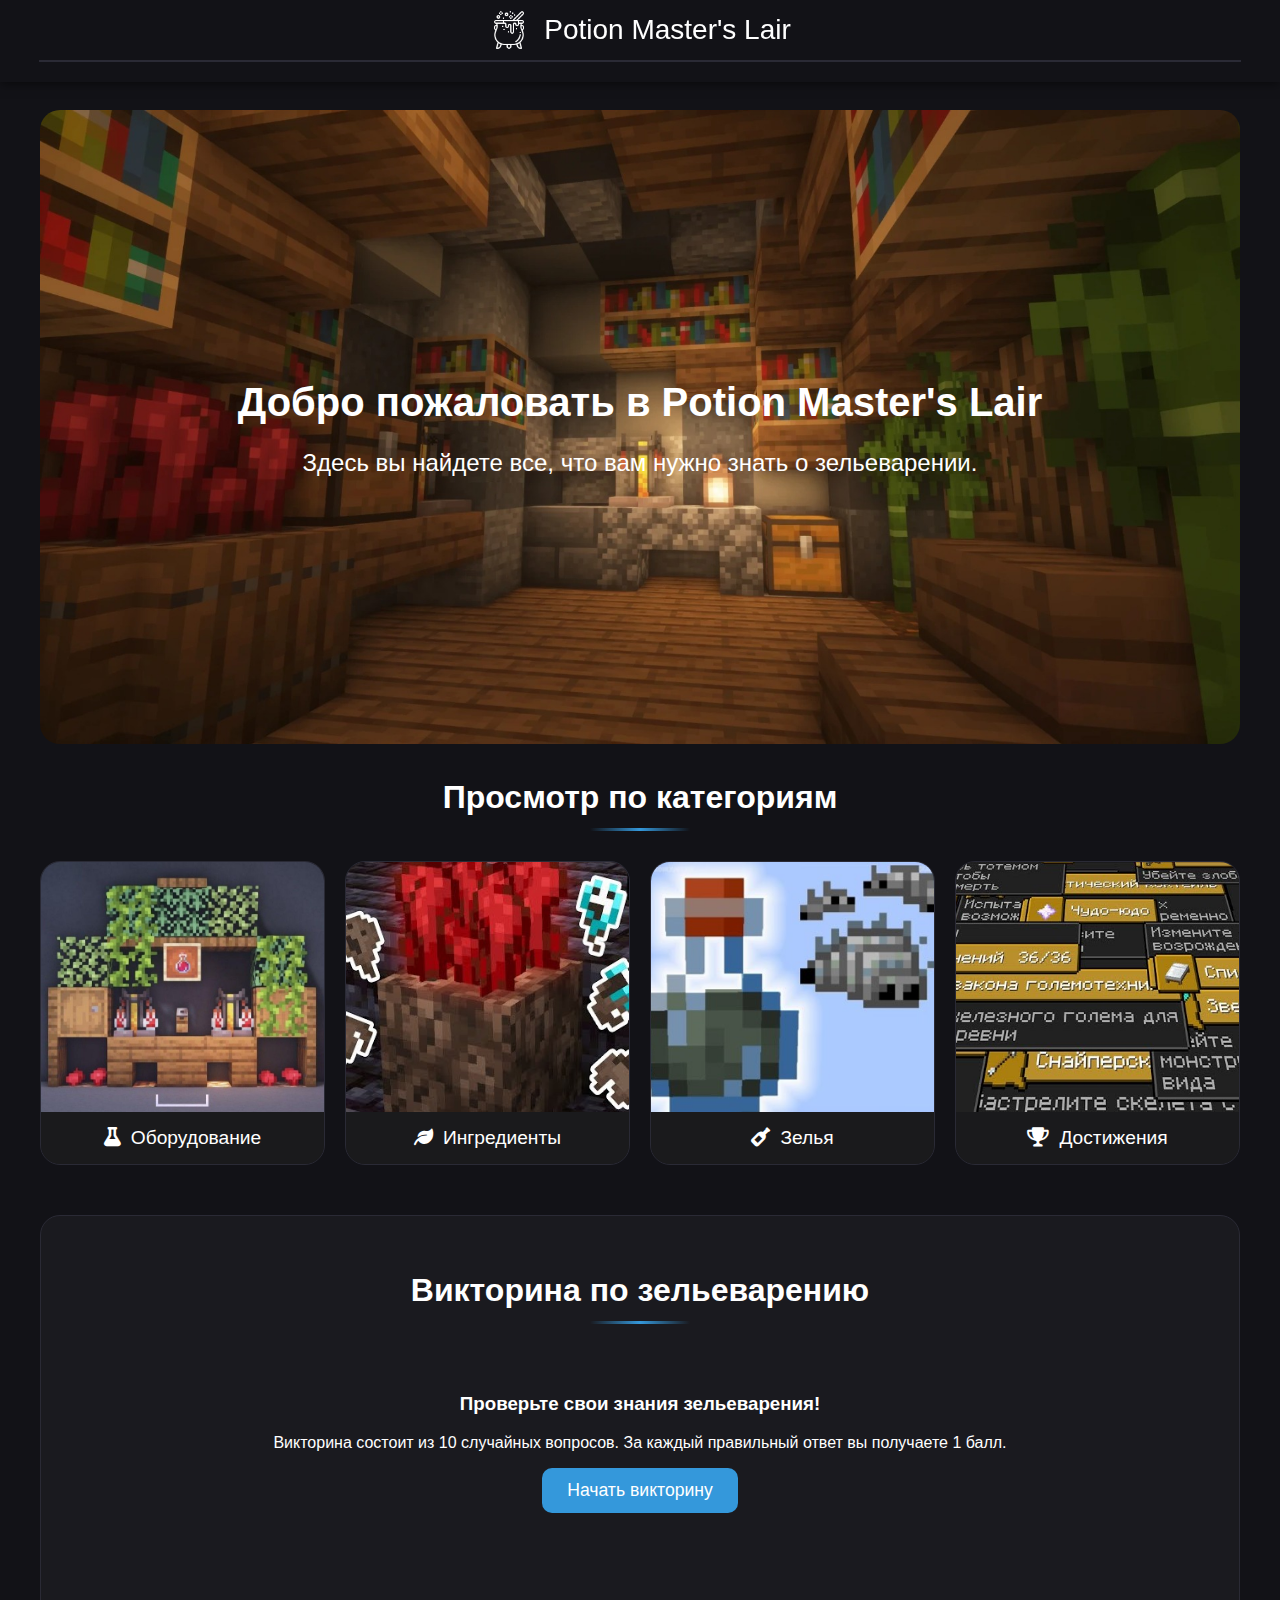
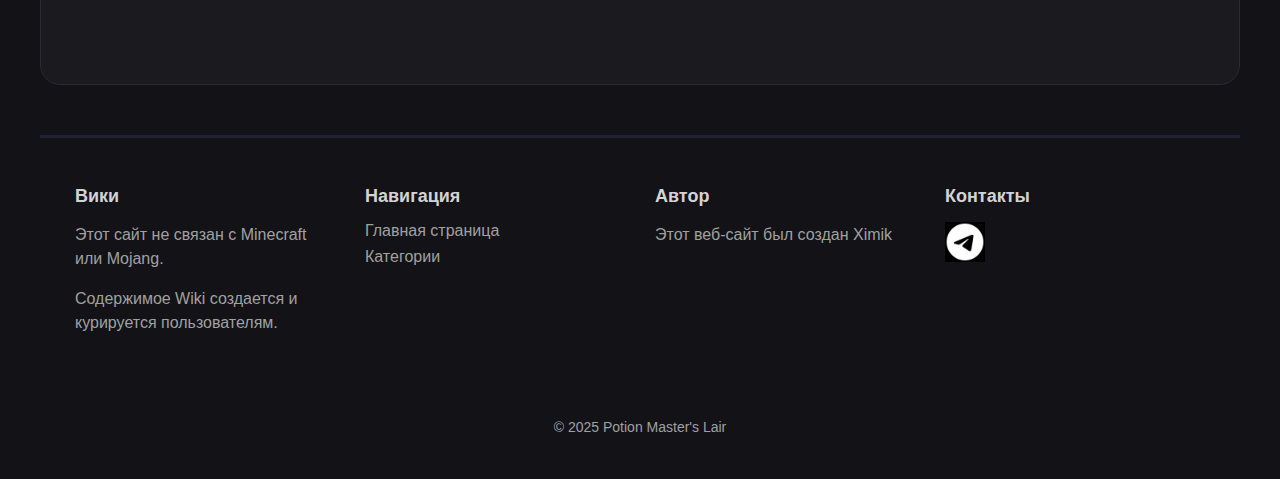
<file: index.html>
<!DOCTYPE html>
<html lang="ru">

<head>
    <meta charset="UTF-8">
    <meta name="viewport" content="width=device-width, initial-scale=1.0">
    <title>Potion Master's Lair</title>
    <link rel="stylesheet" href="styles.css">
    <link rel="stylesheet" href="https://cdnjs.cloudflare.com/ajax/libs/font-awesome/6.0.0-beta3/css/all.min.css">
</head>

<body>
    <!-- Шапка -->
    <header class="fixed-header">
        <div class="header-content">
            <img class="boiler-logo" src="images/boiler-logo.png" alt="boiler">
            <a href="index.html" class="header-link">Potion Master's Lair</a>
        </div>
        <hr class="header-hr">
        </div>
    </header>
    <!-- Основа -->
    <div class="main-content">
        <div class="welcome-message">
            <img class="laboratory" src="images/laboratory.jpeg" alt="laboratory">
            <div class="text-overlay">
                <h1>Добро пожаловать в Potion Master's Lair</h1>
                <p>Здесь вы найдете все, что вам нужно знать о зельеварении.</p>
            </div>
        </div>
        <!-- Категории -->
        <h2 class="categories-title">Просмотр по категориям</h2>
        <div class="categories">
            <a href="category.html#equipment">
                <div class="category-home">
                    <img src="images/equipment.png" alt="Equipment">
                    <p><i class="fas fa-flask"></i>Оборудование</p>
                </div>
            </a>
            <a href="category.html#ingredients">
                <div class="category-home">
                    <img src="images/ingredients.png" alt="Ingredients">
                    <p><i class="fas fa-leaf"></i>Ингредиенты</p>
                </div>
            </a>
            <a href="category.html#potions">
                <div class="category-home">
                    <img src="images/potions.png" alt="Potions">
                    <p><i class="fas fa-wine-bottle"></i>Зелья</p>
                </div>
            </a>
            <a href="category.html#achievements">
                <div class="category-home">
                    <img src="images/achievements.png" alt="Achievements">
                    <p><i class="fas fa-trophy"></i>Достижения</p>
                </div>
            </a>
        </div>
<!-- Викторина -->
<section class="quiz-section">
    <h2 class="quiz-title">Викторина по зельеварению</h2>
    <div class="quiz-container">
        <div id="quiz-start" class="quiz-screen active">
            <h3>Проверьте свои знания зельеварения!</h3>
            <p>Викторина состоит из 10 случайных вопросов. За каждый правильный ответ вы получаете 1 балл.</p>
            <button id="start-quiz" class="quiz-button">Начать викторину</button>
        </div>
        
        <div id="quiz-questions" class="quiz-screen">
            <div class="quiz-progress">
                Вопрос <span id="current-question">1</span> из <span id="total-questions">10</span>
            </div>
            <div class="quiz-score">
                Баллы: <span id="current-score">0</span>
            </div>
            <h3 id="question-text"></h3>
            <div id="answers-container" class="quiz-answers"></div>
            <button id="next-question" class="quiz-button" disabled>Следующий вопрос</button>
        </div>
        
        <div id="quiz-results" class="quiz-screen">
            <h3>Результаты викторины</h3>
            <div class="result-score">
                Вы набрали <span id="final-score">0</span> из <span id="max-score">10</span> баллов
            </div>
            <div id="result-message" class="result-message"></div>
            <button id="restart-quiz" class="quiz-button">Попробовать снова</button>
        </div>
    </div>
</section>
        <!-- Футер -->
        <footer class="potion-footer">
            <div class="footer-content">
                <div class="footer-section">
                    <h3>Вики</h3>
                    <p>Этот сайт не связан с Minecraft или Mojang.</p>
                    <p>Содержимое Wiki создается и курируется пользователям.</p>
                </div>

                <div class="footer-section">
                    <h3>Навигация</h3>
                    <a href="index.html">Главная страница</a>
                    <a href="category.html">Категории</a>
                </div>

                <div class="footer-section">
                    <h3>Автор</h3>
                    <p>Этот веб-сайт был создан Ximik</p>
                </div>

                <div class="footer-section">
                    <h3>Контакты</h3>
                    <a href="https://t.me/Ximik_XX">
                        <img class="footer-img" src="images/tg.png" alt="">
                    </a>
                </div>
            </div>

            <div class="footer-bottom">
                <p>&copy; 2025 Potion Master's Lair</p>
            </div>
        </footer>
    </div>
<script src="scripts.js"></script>
</body>
</html>
</file>
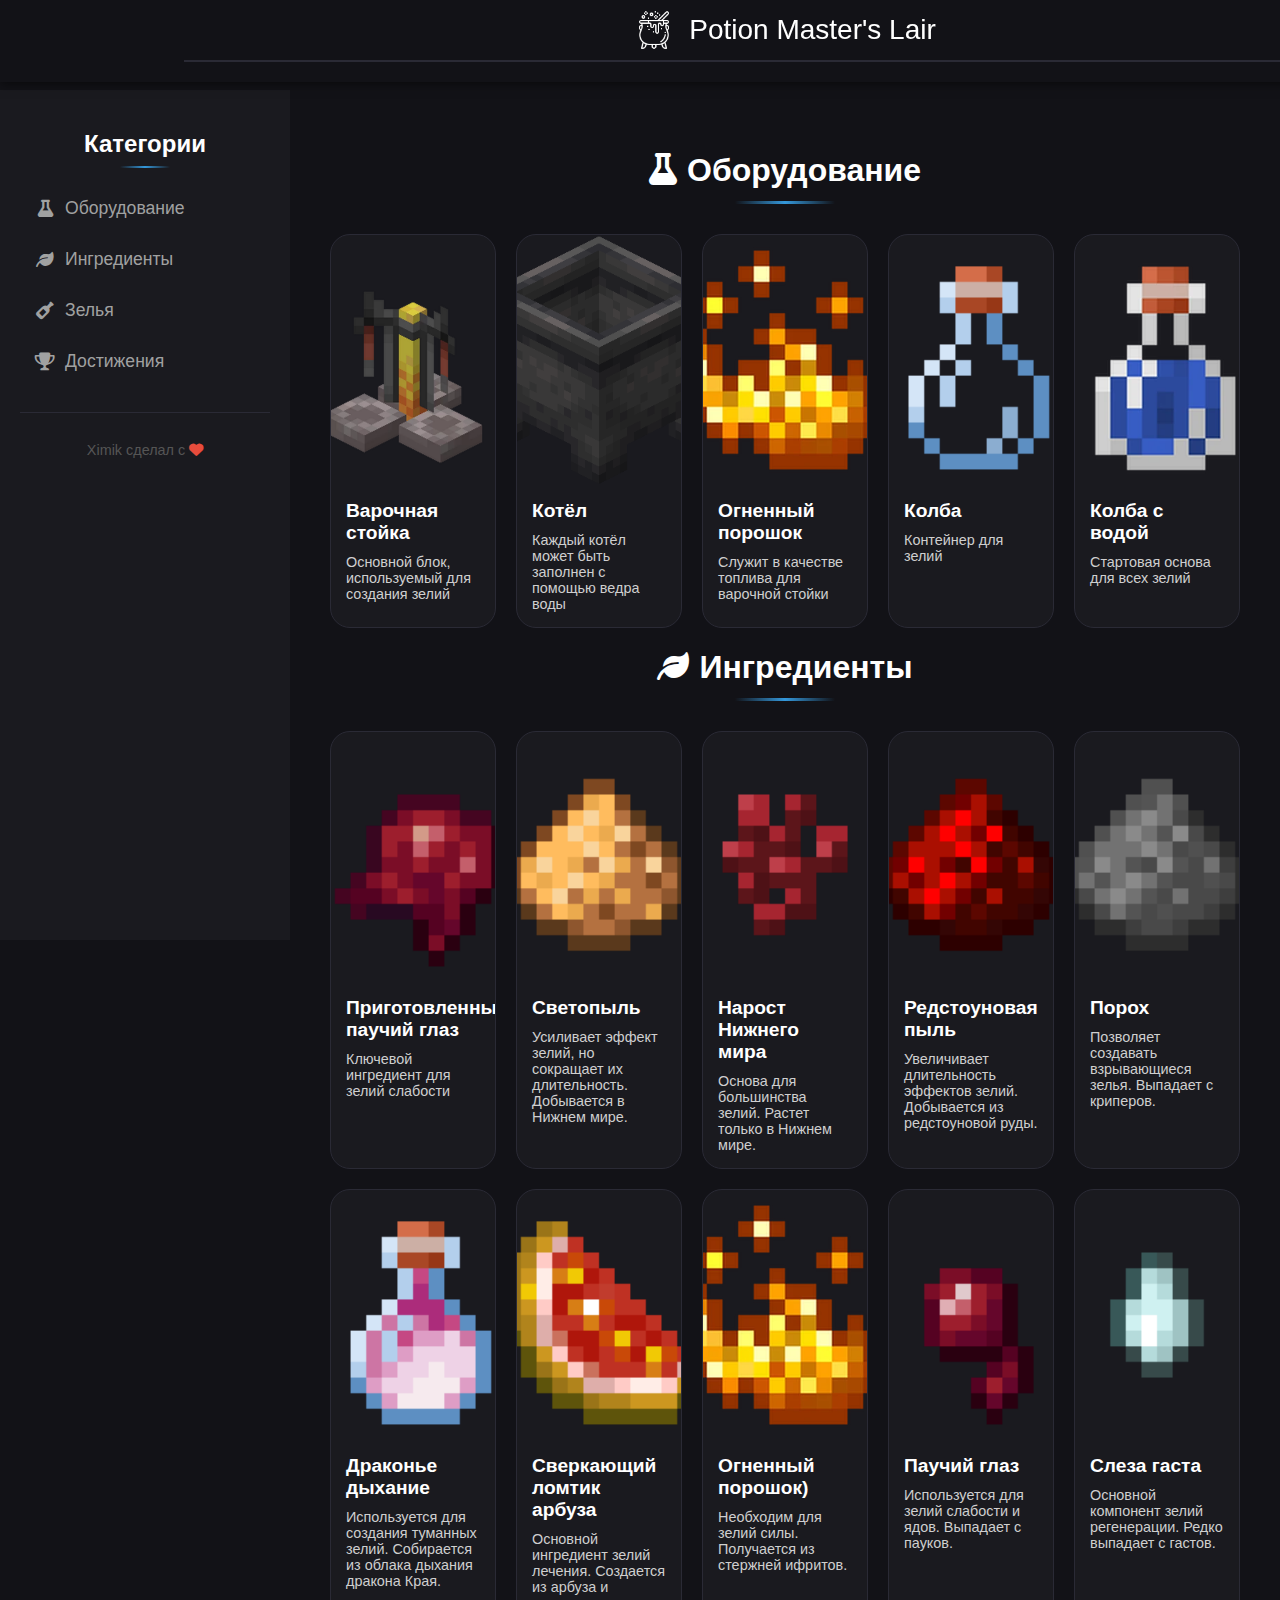
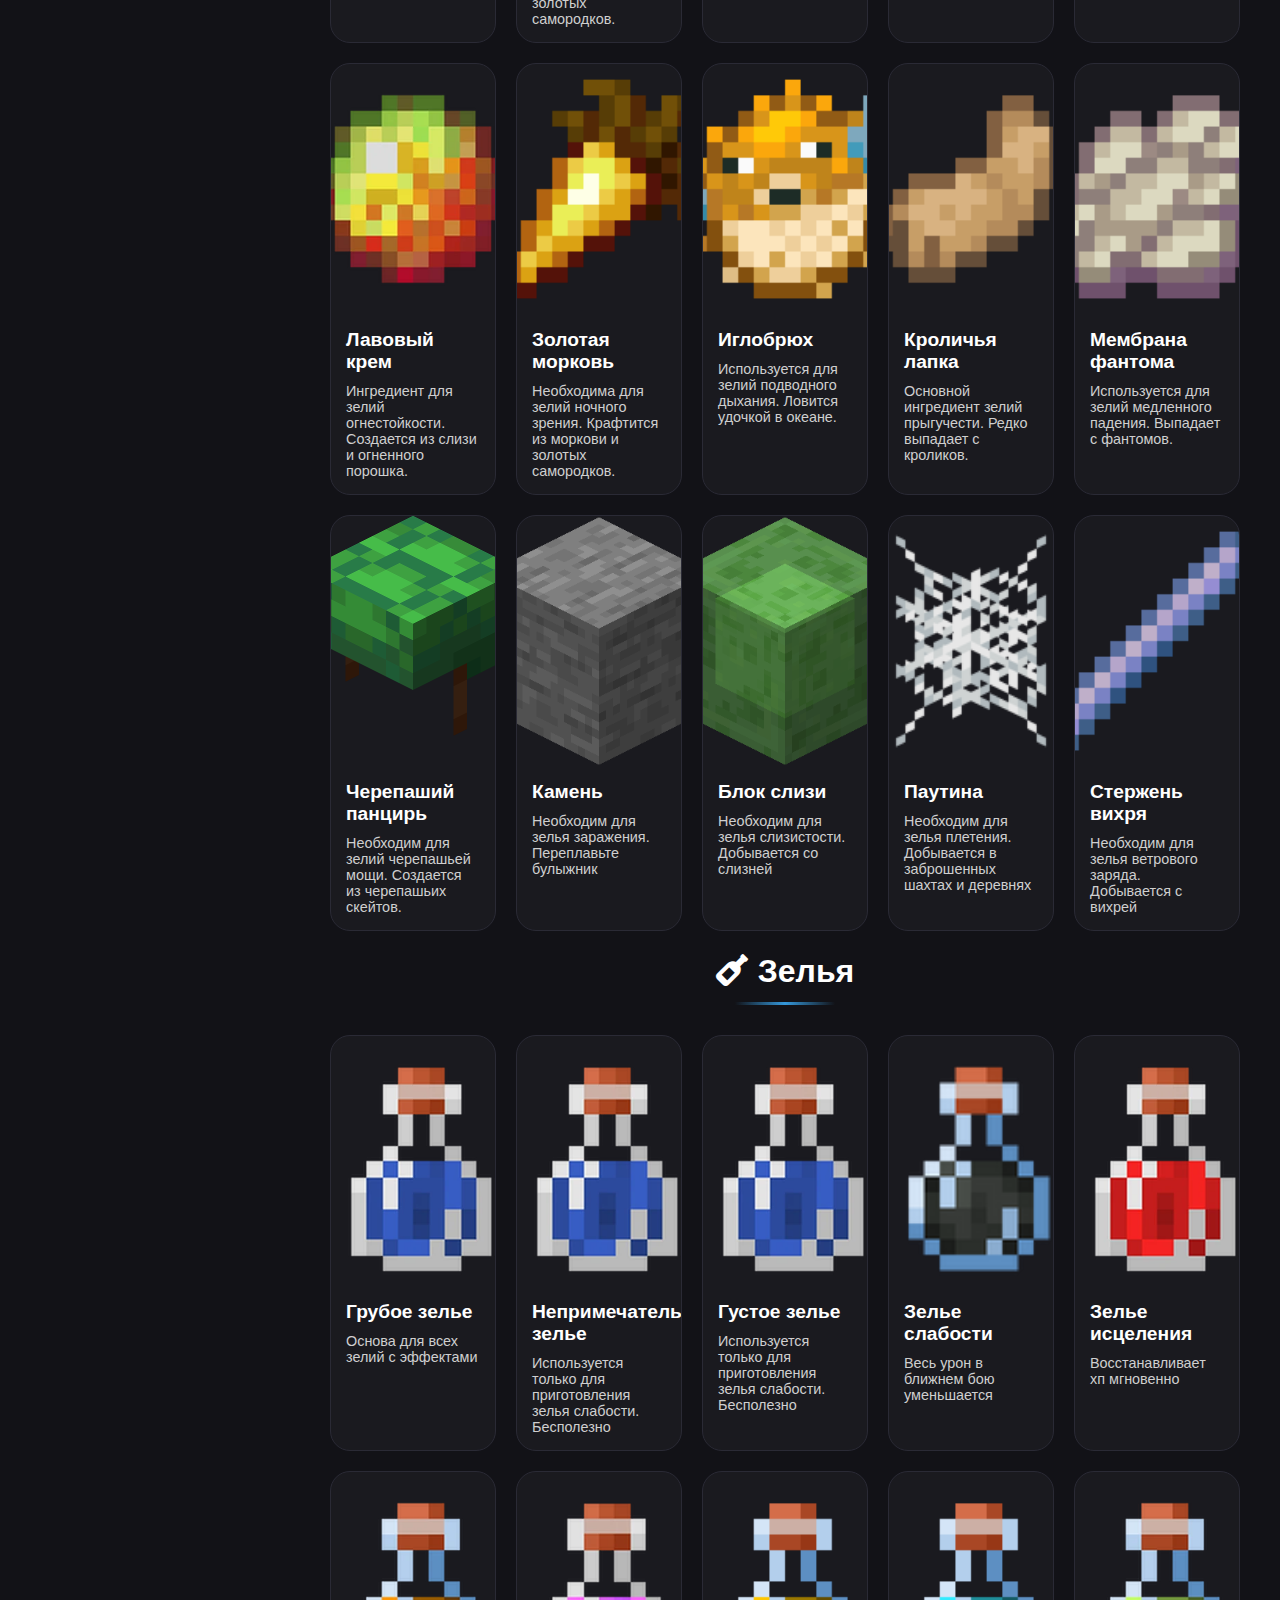
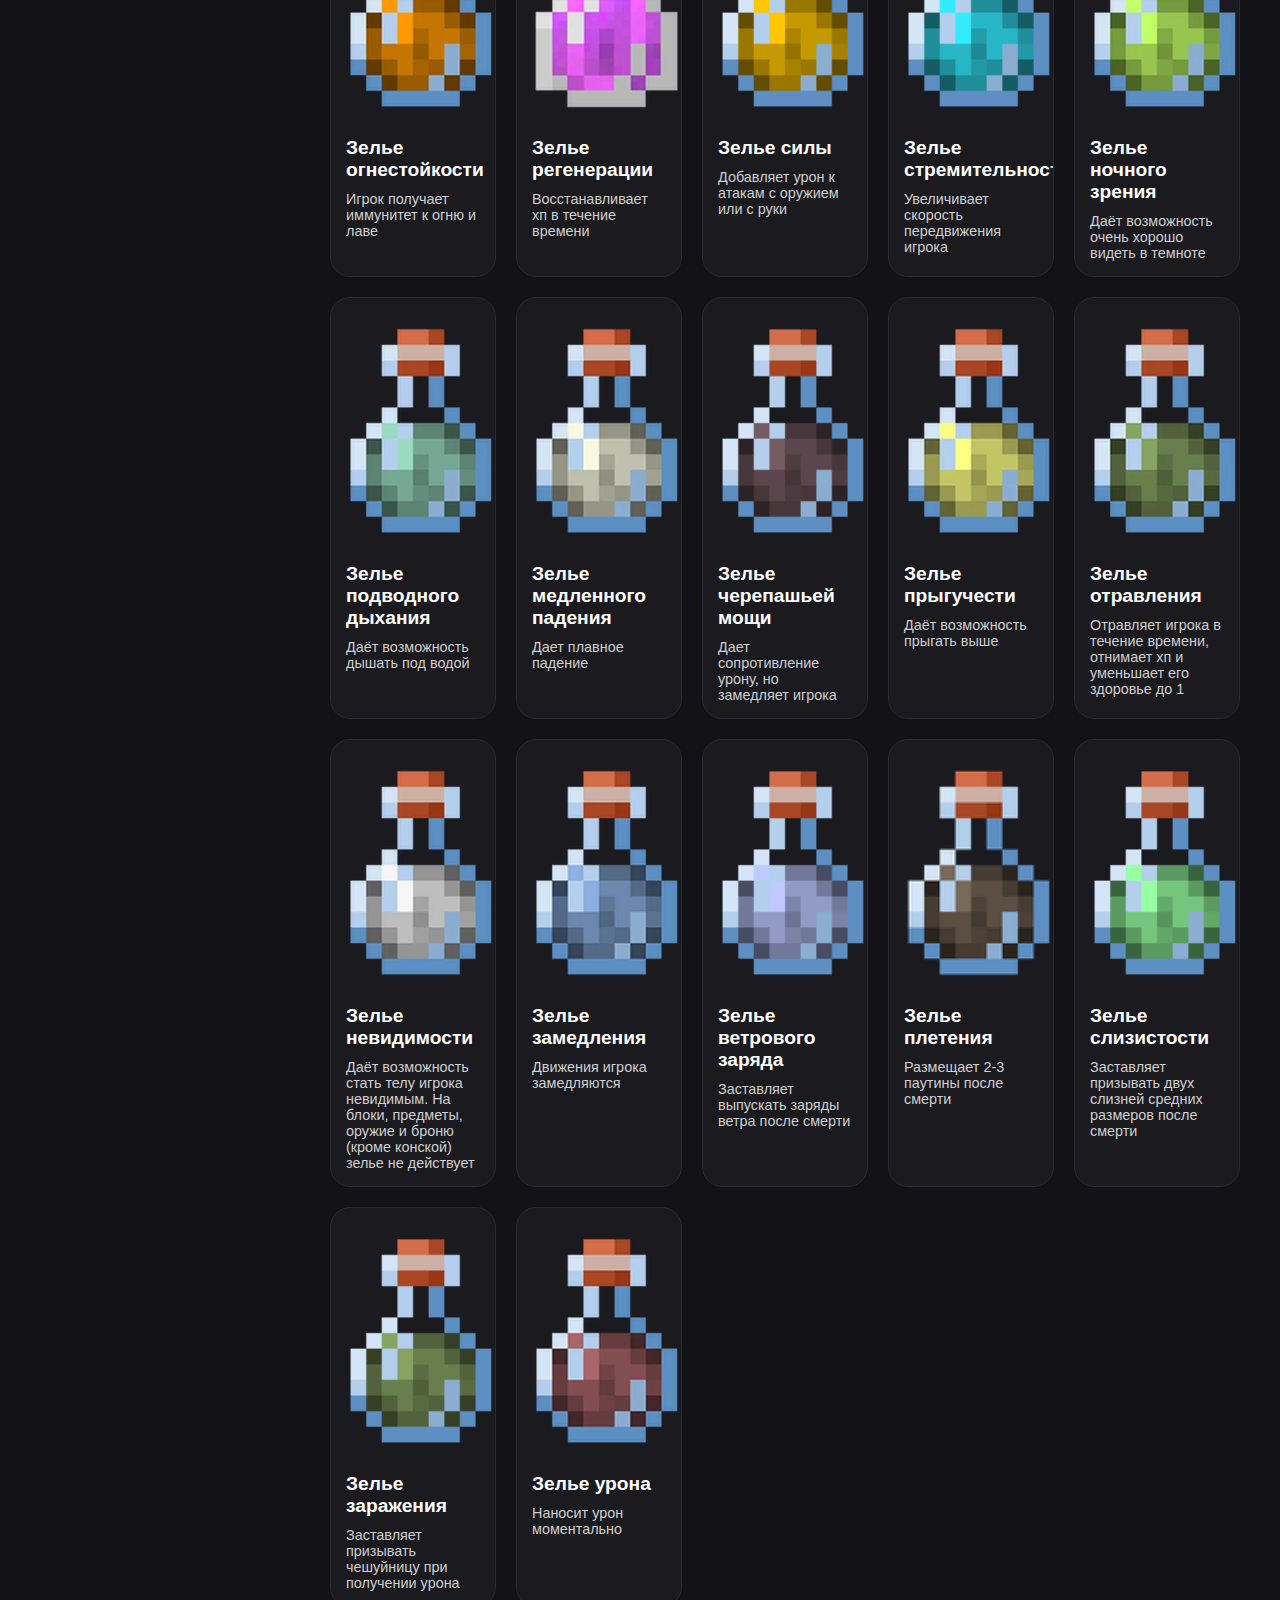
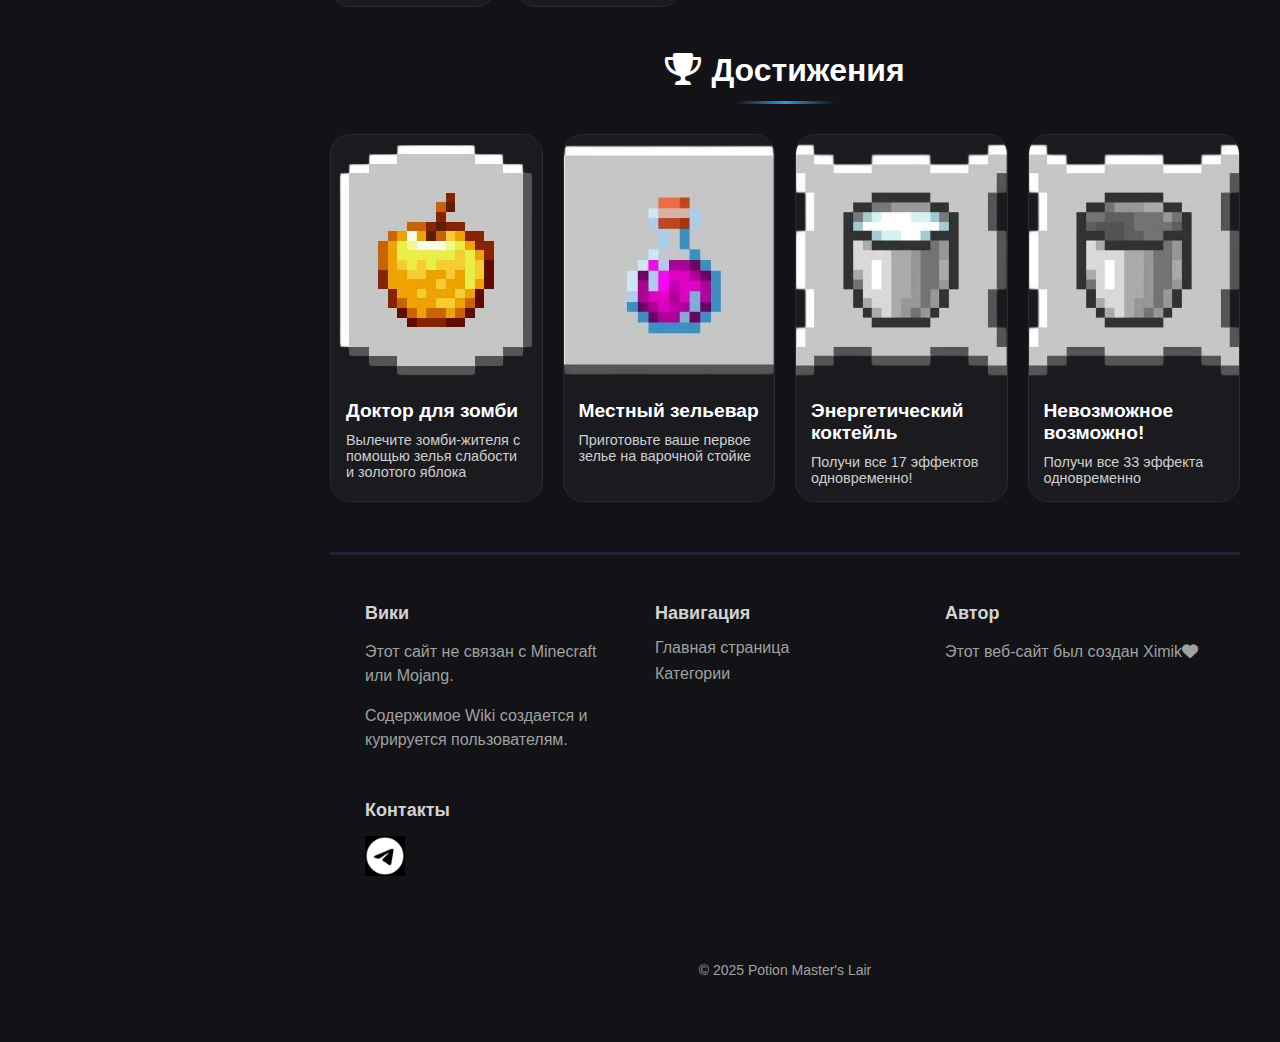
<file: category.html>
<!DOCTYPE html>
<html lang="ru">

<head>
    <meta charset="UTF-8">
    <meta name="viewport" content="width=device-width, initial-scale=1.0">
    <title>Potion Master's Lair</title>
    <link rel="stylesheet" href="styles.css">
    <link rel="stylesheet" href="https://cdnjs.cloudflare.com/ajax/libs/font-awesome/6.0.0-beta3/css/all.min.css">
</head>

<body>
    <!-- Навигация -->
    <div class="sidebar">
        <h2 class="sidebar-title">Категории</h2>
        <ul class="sidebar-menu">
            <li><a href="#equipment"><i class="fas fa-flask"></i>Оборудование</a></li>
            <li><a href="#ingredients"><i class="fas fa-leaf"></i>Ингредиенты</a></li>
            <li><a href="#potions"><i class="fas fa-wine-bottle"></i>Зелья</a></li>
            <li><a href="#achievements"><i class="fas fa-trophy"></i>Достижения</a></li>
        </ul>
        <div class="sidebar-footer">
            <p>Ximik сделал с <i class="fas fa-heart"></i> </p>
        </div>

    </div>

    <!-- Шапка-->
    <div class="main-container">
        <header class="fixed-header-category">
            <div class="header-content">
                <img class="boiler-logo" src="images/boiler-logo.png" alt="boiler">
                <a href="index.html" class="header-link">Potion Master's Lair</a>
            </div>
            <hr class="header-hr">
        </header>

        <div class="main-content">
            <!-- Оборудование -->
            <h2 class="categories-title" id="equipment"><i class="fas fa-flask"></i>Оборудование</h2>
            <div class="categories-category">
                <div class="category">
                    <img src="images/Brewing stand.png" alt="Brewing stand">
                    <div class="category-content">
                        <h3>Варочная стойка</h3>
                        <div class="text-category">Основной блок, используемый для создания зелий</div>
                    </div>
                </div>
                <div class="category">
                    <img src="images/boiler.png" alt="boiler">
                    <div class="category-content">
                        <h3>Котёл</h3>
                        <div class="text-category">Каждый котёл может быть заполнен с помощью ведра воды</div>
                    </div>
                </div>
                <div class="category">
                    <img src="images/Blaze powder.png" alt="Blaze powder">
                    <div class="category-content">
                        <h3>Огненный порошок</h3>
                        <div class="text-category">Служит в качестве топлива для варочной стойки</div>
                    </div>
                </div>
                <div class="category">
                    <img src="images/bottle.png" alt="bottle">
                    <div class="category-content">
                        <h3>Колба</h3>
                        <div class="text-category">Контейнер для зелий</div>
                    </div>
                </div>
                <div class="category">
                    <img src="images/Water bottle.png" alt="Water bottle">
                    <div class="category-content">
                        <h3>Колба с водой</h3>
                        <div class="text-category"> Стартовая основа для всех зелий</div>
                    </div>
                </div>
            </div>

            <!-- Ингредиенты -->
            <h2 class="categories-title" id="ingredients"><i class="fas fa-leaf"></i>Ингредиенты</h2>
            <div class="categories-category">
                <div class="category">
                    <img src="images/Fermented spider eye.png" alt="Fermented spider eye">
                    <div class="category-content">
                        <h3>Приготовленный паучий глаз</h3>
                        <div class="text-category">Ключевой ингредиент для зелий слабости</div>
                    </div>
                </div>
                <div class="category">
                    <img src="images/Glowstone dust.png" alt="Glowstone dust">
                    <div class="category-content">
                        <h3>Светопыль</h3>
                        <div class="text-category">Усиливает эффект зелий, но сокращает их длительность. Добывается в Нижнем мире.</div>
                    </div>
                </div>
                <div class="category">
                    <img src="images/Nether wart.png" alt="Nether wart">
                    <div class="category-content">
                        <h3>Нарост Нижнего мира</h3>
                        <div class="text-category">Основа для большинства зелий. Растет только в Нижнем мире.</div>
                    </div>
                </div>
                <div class="category">
                    <img src="images/Redstone dust.png" alt="Redstone dust">
                    <div class="category-content">
                        <h3>Редстоуновая пыль</h3>
                        <div class="text-category">Увеличивает длительность эффектов зелий. Добывается из редстоуновой руды.</div>
                    </div>
                </div>
                <div class="category">
                    <img src="images/Gunpowder.png" alt="Gunpowder">
                    <div class="category-content">
                        <h3>Порох</h3>
                        <div class="text-category">Позволяет создавать взрывающиеся зелья. Выпадает с криперов.</div>
                    </div>
                </div>
                <div class="category">
                    <img src="images/Dragon's breath.png" alt="Dragon's breath">
                    <div class="category-content">
                        <h3>Драконье дыхание</h3>
                        <div class="text-category">Используется для создания туманных зелий. Собирается из облака дыхания дракона Края.</div>
                    </div>
                </div>
                <div class="category">
                    <img src="images/Glistering melon slice.png" alt="Glistering melon slice">
                    <div class="category-content">
                        <h3>Сверкающий ломтик арбуза</h3>
                        <div class="text-category">Основной ингредиент зелий лечения. Создается из арбуза и золотых самородков.</div>
                    </div>
                </div>
                <div class="category">
                    <img src="images/Blaze powder.png" alt="Blaze powder">
                    <div class="category-content">
                        <h3>Огненный порошок)</h3>
                        <div class="text-category">Необходим для зелий силы. Получается из стержней ифритов.</div>
                    </div>
                </div>
                <div class="category">
                    <img src="images/Spider eye.png" alt="Spider eye">
                    <div class="category-content">
                        <h3>Паучий глаз</h3>
                        <div class="text-category">Используется для зелий слабости и ядов. Выпадает с пауков.</div>
                    </div>
                </div>
                <div class="category">
                    <img src="images/Ghast tear.png" alt="Ghast tear">
                    <div class="category-content">
                        <h3>Слеза гаста</h3>
                        <div class="text-category">Основной компонент зелий регенерации. Редко выпадает с гастов.</div>
                    </div>
                </div>
                <div class="category">
                    <img src="images/Magma cream.png" alt="Magma cream">
                    <div class="category-content">
                        <h3>Лавовый крем</h3>
                        <div class="text-category">Ингредиент для зелий огнестойкости. Создается из слизи и огненного порошка.</div>
                    </div>
                </div>
                <div class="category">
                    <img src="images/Golden carrot.png" alt="Golden carrot">
                    <div class="category-content">
                        <h3>Золотая морковь</h3>
                        <div class="text-category">Необходима для зелий ночного зрения. Крафтится из моркови и золотых самородков.</div>
                    </div>
                </div>
                <div class="category">
                    <img src="images/Pufferfish.png" alt="Pufferfish">
                    <div class="category-content">
                        <h3>Иглобрюх</h3>
                        <div class="text-category">Используется для зелий подводного дыхания. Ловится удочкой в океане.</div>
                    </div>
                </div>
                <div class="category">
                    <img src="images/Rabbit's foot.png" alt="Rabbit's foot">
                    <div class="category-content">
                        <h3>Кроличья лапка</h3>
                        <div class="text-category">Основной ингредиент зелий прыгучести. Редко выпадает с кроликов.</div>
                    </div>
                </div>
                <div class="category">
                    <img src="images/Phantom membrane.png" alt="Phantom membrane">
                    <div class="category-content">
                        <h3>Мембрана фантома</h3>
                        <div class="text-category">Используется для зелий медленного падения. Выпадает с фантомов.</div>
                    </div>
                </div>
                <div class="category">
                    <img src="images/Turtle shell.png" alt="Turtle shell">
                    <div class="category-content">
                        <h3>Черепаший панцирь</h3>
                        <div class="text-category">Необходим для зелий черепашьей мощи. Создается из черепашьих скейтов.</div>
                    </div>
                </div>
                <div class="category">
                    <img src="images/Stone.png" alt="Stone">
                    <div class="category-content">
                        <h3>Камень</h3>
                        <div class="text-category">Необходим для зелья заражения. Переплавьте булыжник</div>
                    </div>
                </div>
                <div class="category">
                    <img src="images/Slime block.png" alt="Slime block">
                    <div class="category-content">
                        <h3>Блок слизи</h3>
                        <div class="text-category">Необходим для зелья слизистости. Добывается со слизней</div>
                    </div>
                </div>
                <div class="category">
                    <img src="images/Cobweb.png" alt="Cobweb">
                    <div class="category-content">
                        <h3>Паутина</h3>
                        <div class="text-category">Необходим для зелья плетения. Добывается в заброшенных шахтах и деревнях</div>
                    </div>
                </div>
                <div class="category">
                    <img src="images/Breeze rod.png" alt="Breeze rod">
                    <div class="category-content">
                        <h3>Стержень вихря</h3>
                        <div class="text-category">Необходим для зелья ветрового заряда. Добывается с вихрей</div>
                    </div>
                </div>
            </div>


            <!-- Зелья -->
            <h2 class="categories-title" id="potions"><i class="fas fa-wine-bottle"></i>Зелья</h2>
            <div class="categories-category">
                <div class="category">
                    <img src="images/Awkward potion.png" alt="Awkward potion">
                    <div class="category-content">
                        <h3>Грубое зелье</h3>
                        <div class="text-category">Основа для всех зелий с эффектами</div>
                    </div>
                </div>
                <div class="category">
                    <img src="images/Mundane potion.png" alt="Mundane potion">
                    <div class="category-content">
                        <h3>Непримечательное зелье</h3>
                        <div class="text-category">Используется только для приготовления зелья слабости. Бесполезно
                        </div>
                    </div>
                </div>
                <div class="category">
                    <img src="images/Thick potion.png" alt="Thick potion">
                    <div class="category-content">
                        <h3>Густое зелье</h3>
                        <div class="text-category">Используется только для приготовления зелья слабости. Бесполезно
                        </div>
                    </div>
                </div>
                <div class="category">
                    <img src="images/Potion of Weakness.png" alt="Potion of Weakness">
                    <div class="category-content">
                        <h3>Зелье слабости</h3>
                        <div class="text-category">Весь урон в ближнем бою уменьшается</div>
                    </div>
                </div>
                <div class="category">
                    <img src="images/Potion of Healing.png" alt="Potion of Healing">
                    <div class="category-content">
                        <h3>Зелье исцеления</h3>
                        <div class="text-category">Восстанавливает хп мгновенно</div>
                    </div>
                </div>
                <div class="category">
                    <img src="images/Potion of Fire Resistance.png" alt="Potion of Fire Resistance">
                    <div class="category-content">
                        <h3>Зелье огнестойкости</h3>
                        <div class="text-category">Игрок получает иммунитет к огню и лаве</div>
                    </div>
                </div>
                <div class="category">
                    <img src="images/Potion of Regenerationn.png" alt="Potion of Regeneration">
                    <div class="category-content">
                        <h3>Зелье регенерации</h3>
                        <div class="text-category">Восстанавливает хп в течение времени</div>
                    </div>
                </div>
                <div class="category">
                    <img src="images/Potion of Strength.png" alt="Potion of Strength">
                    <div class="category-content">
                        <h3>Зелье силы</h3>
                        <div class="text-category">Добавляет урон к атакам с оружием или с руки</div>
                    </div>
                </div>
                <div class="category">
                    <img src="images/Potion of Swiftness.png" alt="Potion of Swiftness">
                    <div class="category-content">
                        <h3>Зелье стремительности</h3>
                        <div class="text-category">Увеличивает скорость передвижения игрока</div>
                    </div>
                </div>
                <div class="category">
                    <img src="images/Potion of Night Vision.png" alt="Potion of Night Vision">
                    <div class="category-content">
                        <h3>Зелье ночного зрения</h3>
                        <div class="text-category">Даёт возможность очень хорошо видеть в темноте</div>
                    </div>
                </div>
                <div class="category">
                    <img src="images/Potion of Water Breathing.png" alt="Potion of Water Breathing">
                    <div class="category-content">
                        <h3>Зелье подводного дыхания</h3>
                        <div class="text-category">Даёт возможность дышать под водой</div>
                    </div>
                </div>
                <div class="category">
                    <img src="images/Potion of Slow Falling.png" alt="Potion of Slow Falling">
                    <div class="category-content">
                        <h3>Зелье медленного падения</h3>
                        <div class="text-category">Дает плавное падение</div>
                    </div>
                </div>
                <div class="category">
                    <img src="images/Potion of the Turtle Master.png" alt="Potion of the Turtle Master">
                    <div class="category-content">
                        <h3>Зелье черепашьей мощи</h3>
                        <div class="text-category">Дает сопротивление урону, но замедляет игрока</div>
                    </div>
                </div>
                <div class="category">
                    <img src="images/Potion of Leaping.png" alt="Potion of Leaping">
                    <div class="category-content">
                        <h3>Зелье прыгучести</h3>
                        <div class="text-category">Даёт возможность прыгать выше</div>
                    </div>
                </div>
                <div class="category">
                    <img src="images/Potion of Poison.png" alt="Potion of Poison">
                    <div class="category-content">
                        <h3>Зелье отравления</h3>
                        <div class="text-category">Отравляет игрока в течение времени, отнимает хп и уменьшает его
                            здоровье до 1</div>
                    </div>
                </div>
                <div class="category">
                    <img src="images/Potion of Invisibility.png" alt="Potion of Invisibility">
                    <div class="category-content">
                        <h3>Зелье невидимости</h3>
                        <div class="text-category">Даёт возможность стать телу игрока невидимым. На блоки, предметы,
                            оружие и броню (кроме конской) зелье не действует</div>
                    </div>
                </div>
                <div class="category">
                    <img src="images/Potion of Slowness.png" alt="Potion of Slowness">
                    <div class="category-content">
                        <h3>Зелье замедления</h3>
                        <div class="text-category">Движения игрока замедляются</div>
                    </div>
                </div>
                <div class="category">
                    <img src="images/Potion of Wind Charging.png" alt="Potion of Wind Charging">
                    <div class="category-content">
                        <h3>Зелье ветрового заряда</h3>
                        <div class="text-category">Заставляет выпускать заряды ветра после смерти</div>
                    </div>
                </div>
                <div class="category">
                    <img src="images/Potion of Weaving.png" alt="Potion of Weaving">
                    <div class="category-content">
                        <h3>Зелье плетения</h3>
                        <div class="text-category">Размещает 2-3 паутины после смерти</div>
                    </div>
                </div>
                <div class="category">
                    <img src="images/Potion of Oozing.png" alt="Potion of Oozing">
                    <div class="category-content">
                        <h3>Зелье слизистости</h3>
                        <div class="text-category">Заставляет призывать двух слизней средних размеров после смерти</div>
                    </div>
                </div>
                <div class="category">
                    <img src="images/Potion of Infestation.png" alt="Potion of Infestation">
                    <div class="category-content">
                        <h3>Зелье заражения</h3>
                        <div class="text-category">Заставляет призывать чешуйницу при получении урона</div>
                    </div>
                </div>
                <div class="category">
                    <img src="images/Potion of Harming.png" alt="Potion of Harming">
                    <div class="category-content">
                        <h3>Зелье урона</h3>
                        <div class="text-category">Наносит урон моментально</div>
                    </div>
                </div>
            </div>
            <!-- Достижения -->
            <h2 class="categories-title" id="achievements" style="margin-top: 50px;"><i
                    class="fas fa-trophy"></i>Достижения</h2>
            <div class="categories">
                <div class="category">
                    <img src="images/Zombie Doctor.png" alt="Zombie Doctor">
                    <div class="category-content">
                        <h3>Доктор для зомби</h3>
                        <div class="text-category">Вылечите зомби-жителя с помощью зелья слабости и золотого яблока</div>
                    </div>
                </div>
                <div class="category">
                    <img src="images/Local Breweryt.png" alt="Local Brewery">
                    <div class="category-content">
                        <h3>Местный зельевар</h3>
                        <div class="text-category">Приготовьте ваше первое зелье на варочной стойке</div>
                    </div>
                </div>
                <div class="category">
                    <img src="images/Energy cocktail.png" alt="Energy cocktail">
                    <div class="category-content">
                        <h3>Энергетический коктейль</h3>
                        <div class="text-category">Получи все 17 эффектов одновременно!</div>
                    </div>
                </div>
                <div class="category">
                    <img src="images/The impossible is possible!.png" alt="The impossible is possible!">
                    <div class="category-content">
                        <h3>Невозможное возможно!</h3>
                        <div class="text-category">Получи все 33 эффекта одновременно</div>
                    </div>
                </div>
            </div>
            <!-- Футер -->
            <footer class="potion-footer">
                <div class="footer-content">
                    <div class="footer-section">
                        <h3>Вики</h3>
                        <p>Этот сайт не связан с Minecraft или Mojang.</p>
                        <p>Содержимое Wiki создается и курируется пользователям.</p>
                    </div>

                    <div class="footer-section">
                        <h3>Навигация</h3>
                        <a href="index.html">Главная страница</a>
                        <a href="category.html">Категории</a>
                    </div>

                    <div class="footer-section">
                        <h3>Автор</h3>
                        <p>Этот веб-сайт был создан Ximik<i class="fas fa-heart"></i></p>
                    </div>

                    <div class="footer-section">
                        <h3>Контакты</h3>
                        <a href="https://t.me/Ximik_XX">
                            <img class="footer-img" src="images/tg.png" alt="">
                        </a>
                    </div>
                </div>

                <div class="footer-bottom">
                    <p>&copy; 2025 Potion Master's Lair</p>
                </div>
            </footer>
        </div>
    </div>
    <!-- Кнопка "Наверх" -->
    <button class="scroll-to-top"><i class="fas fa-arrow-up"></i></button>
    <script src="scripts.js"></script>

<!-- Модальное окно варочной стойки -->
<div class="modal" id="brewingStandModal">
    <div class="modal-content">
        <span class="close-modal">&times;</span>
        <div class="modal-header">
            <img src="images/Brewing stand.png" alt="Brewing stand">
            <div class="modal-title">
                <h2>Варочная стойка</h2>
                <div class="modal-subtitle">Основной блок для создания зелий</div>
            </div>
        </div>

        <div class="modal-tabs">
            <button class="tab-button active" data-tab="description">Описание</button>
            <button class="tab-button" data-tab="crafting">Крафт</button>
        </div>

        <div class="modal-body">
            <div class="tab-content active" id="description-tab">
                <div class="info-block">
                    <h3><i class="fas fa-flask"></i> Основная информация</h3>
                    <p>Варочная стойка - это специальный блок, используемый для создания зелий из воды и различных ингредиентов. Это незаменимый инструмент для любого зельевара.</p>
                </div>

                <div class="info-block">
                    <h3><i class="fas fa-info-circle"></i> Характеристики</h3>
                    <div class="stats-grid">
                        <div class="stat-item">
                            <div class="stat-icon"><i class="fas fa-bolt"></i></div>
                            <div class="stat-text">
                                <div class="stat-name">Топливо</div>
                                <div class="stat-value">Огненный порошок</div>
                            </div>
                        </div>
                        <div class="stat-item">
                            <div class="stat-icon"><i class="fas fa-hammer"></i></div>
                            <div class="stat-text">
                                <div class="stat-name">Прочность</div>
                                <div class="stat-value">Добывается киркой</div>
                            </div>
                        </div>
                    </div>
                </div>
            </div>
            <div class="tab-content" id="crafting-tab">
                <div class="info-block">
                    <h3><i class="fas fa-hammer"></i> Рецепт крафта</h3>
                    <p>Варочная стойка крафтится так:</p>
                    <div class="crafting-recipe">
                        <div class="crafting-grid">
                            <div class="crafting-slot empty"></div>
                            <div class="crafting-slot empty"></div>
                            <div class="crafting-slot empty"></div>
                            <div class="crafting-slot empty"></div>
                            <div class="crafting-slot"><img src="images/Blaze rod.png" alt="Blaze rod"></div>
                            <div class="crafting-slot empty"></div>
                            <div class="crafting-slot"><img src="images/Cobblestone.png" alt="Cobblestone"></div>
                            <div class="crafting-slot"><img src="images/Cobblestone.png" alt="Cobblestone"></div>
                            <div class="crafting-slot"><img src="images/Cobblestone.png" alt="Cobblestone"></div>
                        </div>
                        <div class="crafting-arrow"><i class="fas fa-arrow-right"></i></div>
                        <div class="crafting-result">
                            <img src="images/Brewing stand.png" alt="Brewing stand">
                        </div>
                    </div>
                    <div class="crafting-note">
                        <p> Поместите булыжник и стержень ифрита как показано на схеме.</p>
                    </div>
                </div>

            </div>


        </div>
    </div>
</div>

<!-- Модальное окно приготовленного паучьего глаза -->
<div class="modal" id="fermentedSpiderEyeModal">
    <div class="modal-content">
        <span class="close-modal">&times;</span>
        <div class="modal-header">
            <img src="images/Fermented spider eye.png" alt="Fermented spider eye">
            <div class="modal-title">
                <h2>Приготовленный паучий глаз</h2>
                <div class="modal-subtitle">Ингредиент для зелий Слабости | урона | замедления | невидимости</div>
            </div>
        </div>

        <div class="modal-tabs">
            <button class="tab-button active" data-tab="description">Описание</button>
            <button class="tab-button" data-tab="crafting">Крафт</button>
        </div>

        <div class="modal-body">
            <div class="tab-content active" id="description-tab">
                <div class="info-block">
                    <h3><i class="fas fa-flask"></i> Основная информация</h3>
                    <p>Приготовленный паучий глаз - это ингредиент для варки зелий, который используется для создания множества зелий и изменения эффектов других зелий.</p>
                </div>

                <div class="info-block">
                    <h3><i class="fas fa-info-circle"></i> Характеристики</h3>
                    <p>Приготовленный паучий глаз Крафтится так:</p>
                    <div class="stats-grid">
                        <div class="stat-item">
                            <div class="stat-icon"><i class="fas fa-vial"></i></div>
                            <div class="stat-text">
                                <div class="stat-name">Тип</div>
                                <div class="stat-value">Ингредиент для зелий</div>
                            </div>
                        </div>
                        <div class="stat-item">
                            <div class="stat-icon"><i class="fas fa-syringe"></i></div>
                            <div class="stat-text">
                                <div class="stat-name">Эффекты</div>
                                <div class="stat-value">Слабость | урон | замедление | невидимость
                                </div>
                            </div>
                        </div>
                    </div>
                </div>
            </div>


            <div class="tab-content" id="crafting-tab">
                <div class="info-block">
                    <h3><i class="fas fa-hammer"></i> Рецепт крафта</h3>
                    <p>Приготовленный паучий глаз крафтится так:</p>
                    <div class="crafting-recipe">
                        <div class="crafting-grid">
                            <div class="crafting-slot"><img src="images/Sugar.png" alt="Sugar"></div>
                            <div class="crafting-slot"><img src="images/Spider eye.png" alt="Spider eye"></div>
                            <div class="crafting-slot empty"></div>
                            <div class="crafting-slot"><img src="images/Brown mushroom.png" alt="Brown mushroom"></div>
                            <div class="crafting-slot empty"></div>
                            <div class="crafting-slot empty"></div>
                            <div class="crafting-slot empty"></div>
                            <div class="crafting-slot empty"></div>
                            <div class="crafting-slot empty"></div>
                        </div>
                        <div class="crafting-arrow"><i class="fas fa-arrow-right"></i></div>
                        <div class="crafting-result">
                            <img src="images/Fermented spider eye.png" alt="Fermented spider eye">
                        </div>
                    </div>
                    <div class="crafting-note">
                        <p> Поместите сахар, коричневый гриб и паучий глаз как показано на схеме.</p>
                    </div>
                </div>

            </div>

        </div>
    </div>
</div>
<!-- Модальное окно Грубого зелья -->
<div class="modal" id="awkwardPotionModal">
    <div class="modal-content">
        <span class="close-modal">&times;</span>
        <div class="modal-header">
            <img src="images/Awkward potion.png" alt="Awkward potion">
            <div class="modal-title">
                <h2>Грубое зелье</h2>
                <div class="modal-subtitle">Основа для всех зелий с эффектами</div>
            </div>
        </div>

        <div class="modal-tabs">
            <button class="tab-button active" data-tab="description">Описание</button>
            <button class="tab-button" data-tab="brewing">Варка</button>

        </div>

        <div class="modal-body">
            <div class="tab-content active" id="description-tab">
                <div class="info-block">
                    <h3><i class="fas fa-flask"></i> Основная информация</h3>
                    <p>Грубое зелье - это базовая основа для создания всех зелий с эффектами. Оно не имеет собственного эффекта, но необходимо для приготовления большинства полезных зелий.</p>
                </div>

                <div class="info-block">
                    <h3><i class="fas fa-info-circle"></i> Характеристики</h3>
                    <div class="stats-grid">
                        <div class="stat-item">
                            <div class="stat-icon"><i class="fas fa-vial"></i></div>
                            <div class="stat-text">
                                <div class="stat-name">Тип</div>
                                <div class="stat-value">Базовая основа</div>
                            </div>
                        </div>
                        <div class="stat-item">
                            <div class="stat-icon"><i class="fas fa-flask"></i></div>
                            <div class="stat-text">
                                <div class="stat-name">Эффект</div>
                                <div class="stat-value">Нет</div>
                            </div>
                        </div>
                    </div>
                </div>
            </div>


            <div class="tab-content" id="brewing-tab">
                <div class="info-block">
                    <h3><i class="fas fa-mortar-pestle"></i> Рецепт варки</h3>
                    <p>Грубое зелье варится так:</p>
                    <div class="crafting-recipe">
                        <div class="crafting-grid">
                            <div class="crafting-slot empty"></div>
                            <div class="crafting-slot empty"><img src="images/Nether wart.png" alt="Nether wart"></div>
                            <div class="crafting-slot empty"></div>
                            <div class="crafting-slot empty"></div>
                            <div class="crafting-slot empty"></div>
                            <div class="crafting-slot empty"></div>
                            <div class="crafting-slot empty"></div>
                            <div class="crafting-slot empty"><img src="images/Water bottle.png" alt="Water bottle"></div>
                            <div class="crafting-slot empty"></div>
                        </div>
                        <div class="crafting-arrow"><i class="fas fa-arrow-right"></i></div>
                        <div class="crafting-result">
                            <img src="images/Awkward potion.png" alt="Awkward potion">
                        </div>
                    </div>
                    <div class="crafting-note">
                        <p> Поместите адский нарост в верхнюю ячейку варочной стойки, а колбу с водой - в нижнюю.</p>
                    </div>
                </div>

            </div>


        </div>
    </div>
</div>

<!-- Модальное окно достижения "Доктор для зомби" -->
<div class="modal" id="zombieDoctorModal">
    <div class="modal-content">
        <span class="close-modal">&times;</span>
        <div class="modal-header">
            <img src="images/Zombie Doctor.png" alt="Zombie Doctor">
            <div class="modal-title">
                <h2>Доктор для зомби</h2>
                <div class="modal-subtitle">Достижение</div>
            </div>
        </div>

        <div class="modal-tabs">
            <button class="tab-button active" data-tab="description">Описание</button>
        </div>

        <div class="modal-body">
            <div class="tab-content active" id="description-tab">
                <div class="info-block">
                    <h3><i class="fas fa-trophy"></i> Основная информация</h3>
                    <p>Достижение "Доктор для зомби" получается за ослабление зомби с помощью зелья слабости и последующее его лечение золотым яблоком.</p>
                </div>

                <div class="info-block">
                    <h3><i class="fas fa-info-circle"></i> Характеристики</h3>
                    <div class="stats-grid">
                        <div class="stat-item">
                            <div class="stat-icon"><i class="fas fa-layer-group"></i></div>
                            <div class="stat-text">
                                <div class="stat-name">Категория</div>
                                <div class="stat-value">Зельеварение</div>
                            </div>
                        </div>
                        <div class="stat-item">
                            <div class="stat-icon"><i class="fas fa-signal"></i></div>
                            <div class="stat-text">
                                <div class="stat-name">Сложность</div>
                                <div class="stat-value">Средняя</div>
                            </div>
                        </div>
                    </div>
                </div>
            </div>

        </div>
    </div>
</div>
<!-- Модальное окно "Местный зельевар" -->
<div class="modal" id="localBreweryModal">
    <div class="modal-content">
        <span class="close-modal">&times;</span>
        <div class="modal-header">
            <img src="images/Local Breweryt.png" alt="Local Brewery">
            <div class="modal-title">
                <h2>Местный зельевар</h2>
                <div class="modal-subtitle">Достижение</div>
            </div>
        </div>

        <div class="modal-tabs">
            <button class="tab-button active" data-tab="description">Описание</button>
        </div>

        <div class="modal-body">
            <div class="tab-content active" id="description-tab">
                <div class="info-block">
                    <h3><i class="fas fa-trophy"></i> Основная информация</h3>
                    <p>Достижение "Местный зельевар" получается за варку зелья в варочной стойке.</p>
                </div>

                <div class="info-block">
                    <h3><i class="fas fa-info-circle"></i> Характеристики</h3>
                    <div class="stats-grid">
                        <div class="stat-item">
                            <div class="stat-icon"><i class="fas fa-layer-group"></i></div>
                            <div class="stat-text">
                                <div class="stat-name">Категория</div>
                                <div class="stat-value">Зельеварение</div>
                            </div>
                        </div>
                        <div class="stat-item">
                            <div class="stat-icon"><i class="fas fa-signal"></i></div>
                            <div class="stat-text">
                                <div class="stat-name">Сложность</div>
                                <div class="stat-value">Легкая</div>
                            </div>
                        </div>

                    </div>
                </div>
            </div>


        </div>
    </div>
</div>

<!-- Модальное окно "Энергетический коктейль" -->
<div class="modal" id="energyCocktailModal">
    <div class="modal-content">
        <span class="close-modal">&times;</span>
        <div class="modal-header">
            <img src="images/Energy cocktail.png" alt="Energy cocktail">
            <div class="modal-title">
                <h2>Энергетический коктейль</h2>
                <div class="modal-subtitle">Достижение</div>
            </div>
        </div>

        <div class="modal-tabs">
            <button class="tab-button active" data-tab="description">Описание</button>
        </div>

        <div class="modal-body">
            <div class="tab-content active" id="description-tab">
                <div class="info-block">
                    <h3><i class="fas fa-trophy"></i> Основная информация</h3>
                    <p>Достижение "Энергетический коктейль" получается за одновременное наличие у игрока
                 всех 17 перечисленных ниже эффектов одновременно:
                        Огнестойкость, Заражение, Невидимость, Прыгучесть, Ночное зрение, Слизистость, Отравление, Регенерация, Сопротивление, Плавное падение, Замедление, Скорость, Сила, Водное дыхание, Слабость, Плетение, Ветровой заряд.</p>
                </div>

                <div class="info-block">
                    <h3><i class="fas fa-info-circle"></i> Характеристики</h3>
                    <div class="stats-grid">
                        <div class="stat-item">
                            <div class="stat-icon"><i class="fas fa-layer-group"></i></div>
                            <div class="stat-text">
                                <div class="stat-name">Категория</div>
                                <div class="stat-value">Зельеварение</div>
                            </div>
                        </div>
                        <div class="stat-item">
                            <div class="stat-icon"><i class="fas fa-signal"></i></div>
                            <div class="stat-text">
                                <div class="stat-name">Сложность</div>
                                <div class="stat-value">Сложная</div>
                            </div>
                        </div>

                    </div>
                </div>
            </div>


        </div>
    </div>
</div>

<!-- Модальное окно "Невозможное возможно!" -->
<div class="modal" id="impossiblePossibleModal">
    <div class="modal-content">
        <span class="close-modal">&times;</span>
        <div class="modal-header">
            <img src="images/The impossible is possible!.png" alt="The impossible is possible!">
            <div class="modal-title">
                <h2>Невозможное возможно!</h2>
                <div class="modal-subtitle">Достижение</div>
            </div>
        </div>

        <div class="modal-tabs">
            <button class="tab-button active" data-tab="description">Описание</button>

        </div>

        <div class="modal-body">
            <div class="tab-content active" id="description-tab">
                <div class="info-block">
                    <h3><i class="fas fa-trophy"></i> Основная информация</h3>
                    <p>Достижение "Невозможное возможно!" получается за одновременное наличие у игрока всех этих эффектов Необходимо иметь все 33 перечисленных ниже эффектов одновременно:
                        Поглощение, Дурной знак, Слепота, Сила источника, Тьма, Грация дельфина, Огнестойкость, Свечение, Спешка, Герой деревни, Голод, Заражение, Невидимость, Прыгучесть, Левитация, Утомление, Тошнота, Ночное зрение, Слизистость, Отравление, Знак рейда, Регенерация, Сопротивление, Плавное падение, Замедление, Скорость, Сила, Знак испытаний, Водное дыхание, Слабость, Плетение, Ветровой заряд, Иссушение.</p>
                </div>

                <div class="info-block">
                    <h3><i class="fas fa-info-circle"></i> Характеристики</h3>
                    <div class="stats-grid">
                        <div class="stat-item">
                            <div class="stat-icon"><i class="fas fa-layer-group"></i></div>
                            <div class="stat-text">
                                <div class="stat-name">Категория</div>
                                <div class="stat-value">Зельеварение</div>
                            </div>
                        </div>
                        <div class="stat-item">
                            <div class="stat-icon"><i class="fas fa-signal"></i></div>
                            <div class="stat-text">
                                <div class="stat-name">Сложность</div>
                                <div class="stat-value">Очень сложно</div>
                            </div>
                        </div>

                    </div>
                </div>
            </div>


        </div>
    </div>
</div>
<!-- Модальное окно Котла -->
<div class="modal" id="cauldronModal">
    <div class="modal-content">
        <span class="close-modal">&times;</span>
        <div class="modal-header">


            <img src="images/boiler.png" alt="Cauldron">
            <div class="modal-title">
                <h2>Котёл</h2>
                <div class="modal-subtitle">Ёмкость для воды</div>
            </div>
        </div>

        <div class="modal-tabs">
            <button class="tab-button active" data-tab="description">Описание</button>
            <button class="tab-button" data-tab="crafting">Крафт</button>
        </div>

        <div class="modal-body">
            <div class="tab-content active" id="description-tab">
                <div class="info-block">
                    <h3><i class="fas fa-flask"></i> Основная информация</h3>
                    <p>Котёл - это блок, который может содержать воду, лаву или рыхлый снег, а также используется для окрашивания кожанной  брони.</p>
                </div>

                <div class="info-block">
                    <h3><i class="fas fa-info-circle"></i> Характеристики</h3>
                    <div class="stats-grid">
                        <div class="stat-item">
                            <div class="stat-icon"><i class="fas fa-tint"></i></div>
                            <div class="stat-text">
                                <div class="stat-name">Вместимость</div>
                                <div class="stat-value">1 ведро жидкости или же 3 колбы жидкости</div>
                            </div>
                        </div>
                        <div class="stat-item">
                            <div class="stat-icon"><i class="fas fa-hammer"></i></div>
                            <div class="stat-text">
                                <div class="stat-name">Прочность</div>
                                <div class="stat-value">Добывается киркой</div>
                            </div>
                        </div>
                    </div>
                </div>
            </div>



            <div class="tab-content" id="crafting-tab">
                <div class="info-block">
                    <h3><i class="fas fa-hammer"></i> Рецепт крафта</h3>
                    <p>Котёл крафтится так:</p>
                    <div class="crafting-recipe">
                        <div class="crafting-grid">
                            <div class="crafting-slot"><img src="images/Iron ingot.png" alt="Iron ingot"></div>
                            <div class="crafting-slot empty"></div>
                            <div class="crafting-slot"><img src="images/Iron ingot.png" alt="Iron ingot"></div>
                            <div class="crafting-slot"><img src="images/Iron ingot.png" alt="Iron ingot"></div>
                            <div class="crafting-slot empty"></div>
                            <div class="crafting-slot"><img src="images/Iron ingot.png" alt="Iron ingot"></div>
                            <div class="crafting-slot"><img src="images/Iron ingot.png" alt="Iron ingot"></div>
                            <div class="crafting-slot"><img src="images/Iron ingot.png" alt="Iron ingot"></div>
                            <div class="crafting-slot"><img src="images/Iron ingot.png" alt="Iron ingot"></div>
                        </div>
                        <div class="crafting-arrow"><i class="fas fa-arrow-right"></i></div>
                        <div class="crafting-result">
                            <img src="images/boiler.png" alt="Cauldron">
                        </div>
                        <p> Поместите железо как показано на схеме.</p>
                    </div>
                    </div>
                </div>



            </div>
        </div>
    </div>
</div>

<!-- Модальное окно Огненного порошка -->
<div class="modal" id="blazePowderModal">
    <div class="modal-content">
        <span class="close-modal">&times;</span>
        <div class="modal-header">
            <img src="images/Blaze powder.png" alt="Blaze powder">
            <div class="modal-title">
                <h2>Огненный порошок</h2>
                <div class="modal-subtitle">Топливо для варочной стойки</div>
            </div>
        </div>

        <div class="modal-tabs">
            <button class="tab-button active" data-tab="description">Описание</button>
            <button class="tab-button" data-tab="crafting">Крафт</button>

        </div>

        <div class="modal-body">
            <div class="tab-content active" id="description-tab">
                <div class="info-block">
                    <h3><i class="fas fa-flask"></i> Основная информация</h3>
                    <p>Огненный порошок - это предмет, получаемый из огненных стержней, который используется как топливо для варочной стойки и ингредиент для зелий.</p>
                </div>

                <div class="info-block">
                    <h3><i class="fas fa-info-circle"></i> Характеристики</h3>
                    <div class="stats-grid">
                        <div class="stat-item">
                            <div class="stat-icon"><i class="fas fa-burn"></i></div>
                            <div class="stat-text">
                                <div class="stat-name">Топливо</div>
                                <div class="stat-value">20 варок</div>
                            </div>
                        </div>
                        <div class="stat-item">
                            <div class="stat-icon"><i class="fas fa-vial"></i></div>
                            <div class="stat-text">
                                <div class="stat-name">Тип</div>
                                <div class="stat-value">Ингредиент | топливо</div>
                            </div>
                        </div>
                    </div>
                </div>
            </div>



            <div class="tab-content" id="crafting-tab">
                <div class="info-block">
                    <h3><i class="fas fa-hammer"></i> Рецепт крафта</h3>
                    <p>Котёл крафтится так:</p>
                    <div class="crafting-recipe">
                        <div class="crafting-grid">
                            <div class="crafting-slot"><img src="images/Blaze rod.png" alt="Blaze rod"></div>
                            <div class="crafting-slot empty"></div>
                            <div class="crafting-slot empty"></div>
                            <div class="crafting-slot empty"></div>
                            <div class="crafting-slot empty"></div>
                            <div class="crafting-slot empty"></div>
                            <div class="crafting-slot empty"></div>
                            <div class="crafting-slot empty"></div>
                            <div class="crafting-slot empty"></div>
                        </div>
                        <div class="crafting-arrow"><i class="fas fa-arrow-right"></i></div>
                        <div class="crafting-result">
                            <img src="images/Blaze powder.png" alt="Blaze powder">
                            <span class="crafting-count">x2</span>
                        </div>
                        <div class="crafting-note">
                            <p> Поместите стержень ифрита как показано на схеме.</p>
                        </div>
                    </div>
                </div>



            </div>
        </div>
    </div>
</div>

<!-- Модальное окно Колбы -->
<div class="modal" id="glassBottleModal">
    <div class="modal-content">
        <span class="close-modal">&times;</span>
        <div class="modal-header">
            <img src="images/bottle.png" alt="Glass Bottle">
            <div class="modal-title">
                <h2>Колба</h2>
                <div class="modal-subtitle">Контейнер для зелий</div>
            </div>
        </div>

        <div class="modal-tabs">
            <button class="tab-button active" data-tab="description">Описание</button>
            <button class="tab-button" data-tab="crafting">Крафт</button>

        </div>

        <div class="modal-body">
            <div class="tab-content active" id="description-tab">
                <div class="info-block">
                    <h3><i class="fas fa-flask"></i> Основная информация</h3>
                    <p>Колба - это предмет, используемый для хранения зелий, воды и других жидкостей. Пустая колба может быть наполнена водой из источника или котла.</p>
                </div>

                <div class="info-block">
                    <h3><i class="fas fa-info-circle"></i> Характеристики</h3>
                    <div class="stats-grid">
                        <div class="stat-item">
                            <div class="stat-icon"><i class="fas fa-flask"></i></div>
                            <div class="stat-text">
                                <div class="stat-name">Для зелий</div>
                                <div class="stat-value">Основной контейнер</div>
                            </div>
                        </div>
                        <div class="stat-item">
                            <div class="stat-icon"><i class="fas fa-recycle"></i></div>
                            <div class="stat-text">
                                <div class="stat-name">Многоразовая</div>
                                <div class="stat-value">Да</div>
                            </div>
                        </div>
                    </div>
                </div>
            </div>




            <div class="tab-content" id="crafting-tab">
                <div class="info-block">
                    <h3><i class="fas fa-hammer"></i> Рецепт крафта</h3>
                    <p>Колба крафтится так:</p>
                    <div class="crafting-recipe">
                        <div class="crafting-grid">
                            <div class="crafting-slot empty"></div>
                            <div class="crafting-slot empty"></div>
                            <div class="crafting-slot empty"></div>
                            <div class="crafting-slot"><img src="images/Glass.png" alt="Glass"></div>
                            <div class="crafting-slot empty"></div>
                            <div class="crafting-slot"><img src="images/Glass.png" alt="Glass"></div>
                            <div class="crafting-slot empty"></div>
                            <div class="crafting-slot"><img src="images/Glass.png" alt="Glass"></div>
                            <div class="crafting-slot empty"></div>
                        </div>
                        <div class="crafting-arrow"><i class="fas fa-arrow-right"></i></div>
                        <div class="crafting-result">
                            <img src="images/bottle.png" alt="Glass Bottle">
                            <span class="crafting-count">x3</span>
                        </div>
                    </div>
                    <div class="crafting-note">
                        <p> Поместите стекло как показано на схеме.</p>
                    </div>
                </div>



            </div>
        </div>
    </div>
</div>

<!-- Модальное окно Колбы с водой -->
<div class="modal" id="waterBottleModal">
    <div class="modal-content">
        <span class="close-modal">&times;</span>
        <div class="modal-header">
            <img src="images/Water bottle.png" alt="Water Bottle">
            <div class="modal-title">
                <h2>Колба с водой</h2>
                <div class="modal-subtitle">Основа для зелий</div>
            </div>
        </div>

        <div class="modal-tabs">
            <button class="tab-button active" data-tab="description">Описание</button>
            <button class="tab-button" data-tab="brewing">Крафт</button>

        </div>

        <div class="modal-body">
            <div class="tab-content active" id="description-tab">
                <div class="info-block">
                    <h3><i class="fas fa-flask"></i> Основная информация</h3>
                    <p>Колба с водой - это основной ингредиент для создания всех типов зелий. Используется как стартовая точка в процессе варки зелий.</p>
                </div>

                <div class="info-block">
                    <h3><i class="fas fa-info-circle"></i> Характеристики</h3>
                    <div class="stats-grid">
                        <div class="stat-item">
                            <div class="stat-icon"><i class="fas fa-flask"></i></div>
                            <div class="stat-text">
                                <div class="stat-name">Тип</div>
                                <div class="stat-value">Основа зелий</div>
                            </div>
                        </div>
                        <div class="stat-item">
                            <div class="stat-icon"><i class="fas fa-recycle"></i></div>
                            <div class="stat-text">
                                <div class="stat-name">Многоразовая</div>
                                <div class="stat-value">После использования</div>
                            </div>
                        </div>
                    </div>
                </div>
            </div>

            <div class="tab-content" id="usage-tab">
                <div class="info-block">
                    <h3><i class="fas fa-book-open"></i> Как использовать</h3>
                    <ol class="usage-steps">
                        <li>Наполните пустую колбу водой из источника или котла</li>
                        <li>Поместите колбу с водой в варочную стойку</li>
                        <li>Добавьте нарост Нижнего мира для создания грубого зелья</li>
                    </ol>
                </div>

                <div class="info-block">
                    <h3><i class="fas fa-lightbulb"></i> Советы</h3>
                    <ul class="tips-list">
                        <li>Всегда имейте запас для варки зелий</li>
                        <li>Котёл позволяет наполнять 3 колбы за раз</li>
                    </ul>
                </div>
            </div>

            <div class="tab-content" id="brewing-tab">
                <div class="info-block">
                    <h3><i class="fas fa-vial"></i> Создание</h3>
                    <p>Чтобы получить колбу с водой нужно сделать так:</p>
                    <div class="crafting-recipe">
                        <div class="crafting-grid">
                            <div class="crafting-slot"><img src="images/bottle.png" alt="Glass Bottle"></div>
                            <div class="crafting-slot empty"></div>
                            <div class="crafting-slot empty"></div>
                            <div class="crafting-slot empty"></div>
                            <div class="crafting-slot empty"></div>
                            <div class="crafting-slot empty"></div>
                            <div class="crafting-slot empty"></div>
                            <div class="crafting-slot empty"></div>
                            <div class="crafting-slot empty"></div>
                        </div>
                        <div class="crafting-arrow"><i class="fas fa-arrow-right"></i></div>
                        <div class="crafting-result">
                            <img src="images/Water bottle.png" alt="Water Bottle">
                        </div>
                    </div>
                    <p class="crafting-note">Наполните пустую колбу водой из источника или котла</p>
                </div>
            </div>


        </div>
    </div>
</div>
<!-- Модальное окно Светопыль -->
<div class="modal" id="glowstoneDustModal">
    <div class="modal-content">
        <span class="close-modal">&times;</span>
        <div class="modal-header">
            <img src="images/Glowstone dust.png" alt="Glowstone dust">
            <div class="modal-title">
                <h2>Светопыль</h2>
                <div class="modal-subtitle">Усилитель зелий</div>
            </div>
        </div>

        <div class="modal-tabs">
            <button class="tab-button active" data-tab="description">Описание</button>

            <button class="tab-button" data-tab="obtaining">Получение</button>

        </div>

        <div class="modal-body">
            <div class="tab-content active" id="description-tab">
                <div class="info-block">
                    <h3><i class="fas fa-flask"></i> Основная информация</h3>
                    <p>Светопыль - это светящийся порошок, получаемый из светокамня, который используется для усиления эффектов зелий, увеличивая их мощность, но уменьшая продолжительность.</p>
                </div>

                <div class="info-block">
                    <h3><i class="fas fa-info-circle"></i> Характеристики</h3>
                    <div class="stats-grid">
                        <div class="stat-item">
                            <div class="stat-icon"><i class="fas fa-vial"></i></div>
                            <div class="stat-text">
                                <div class="stat-name">Тип</div>
                                <div class="stat-value">Ингредиент | Усилитель зелий</div>
                            </div>
                        </div>
                        <div class="stat-item">
                            <div class="stat-icon"><i class="fas fa-flask"></i></div>
                            <div class="stat-text">
                                <div class="stat-name">Эффект</div>
                                <div class="stat-value">+Усиление, -Время</div>
                            </div>
                        </div>
                    </div>
                </div>
            </div>



            <div class="tab-content" id="obtaining-tab">
                <div class="info-block">
                    <h3><i class="fas fa-hammer"></i> Рецепт получения</h3>
                    <p>Чтобы получить светопыль нужно сделать так:</p>
                    <div class="crafting-recipe">
                        <div class="crafting-grid">
                            <div class="crafting-slot"><img src="images/Glowstone.png" alt="Glowstone"></div>
                            <div class="crafting-slot empty"></div>
                            <div class="crafting-slot empty"></div>
                            <div class="crafting-slot empty"></div>
                            <div class="crafting-slot empty"></div>
                            <div class="crafting-slot empty"></div>
                            <div class="crafting-slot empty"></div>
                            <div class="crafting-slot empty"></div>
                            <div class="crafting-slot empty"></div>
                        </div>
                        <div class="crafting-arrow"><i class="fas fa-arrow-right"></i></div>
                        <div class="crafting-result">
                            <img src="images/Glowstone dust.png" alt="Glowstone dust">
                            <span class="crafting-count">x2-x4</span>
                        </div>
                    </div>
                    <p class="crafting-note">Сломайте светокамень</p>
                </div>



            </div>
        </div>
    </div>
</div>

<!-- Модальное окно Нарост Нижнего мира -->
<div class="modal" id="netherWartModal">
    <div class="modal-content">
        <span class="close-modal">&times;</span>
        <div class="modal-header">
            <img src="images/Nether wart.png" alt="Nether wart">
            <div class="modal-title">
                <h2>Нарост Нижнего мира</h2>
                <div class="modal-subtitle">Основа для зелий</div>
            </div>
        </div>

        <div class="modal-tabs">
            <button class="tab-button active" data-tab="description">Описание</button>

            <button class="tab-button" data-tab="farming">Выращивание</button>

        </div>

        <div class="modal-body">
            <div class="tab-content active" id="description-tab">
                <div class="info-block">
                    <h3><i class="fas fa-flask"></i> Основная информация</h3>
                    <p>Нарост Нижнего мира - это грибоподобное растение, которое растёт в Нижнем мире и является необходимым ингредиентом для создания большинства зелий.</p>
                </div>

                <div class="info-block">
                    <h3><i class="fas fa-info-circle"></i> Характеристики</h3>
                    <div class="stats-grid">
                        <div class="stat-item">
                            <div class="stat-icon"><i class="fas fa-vial"></i></div>
                            <div class="stat-text">
                                <div class="stat-name">Тип</div>
                                <div class="stat-value">Ингредиент | База зелий</div>
                            </div>
                        </div>
                        <div class="stat-item">
                            <div class="stat-icon"><i class="fas fa-flask"></i></div>
                            <div class="stat-text">
                                <div class="stat-name">Для зелий</div>
                                <div class="stat-value">Обязателен</div>
                            </div>
                        </div>
                    </div>
                </div>
            </div>



            <div class="tab-content" id="farming-tab">
                <div class="info-block">
                    <h3><i class="fas fa-seedling"></i> Выращивание</h3>
                    <p>Чтобы получить нарост нижнего мира нужно сделать так:</p>
                    <div class="crafting-recipe">
                        <div class="crafting-grid">
                            <div class="crafting-slot empty"></div>
                            <div class="crafting-slot empty"></div>
                            <div class="crafting-slot empty"></div>
                            <div class="crafting-slot empty"></div>
                            <div class="crafting-slot"><img src="images/Nether wart.png" alt="Nether wart"></div>
                            <div class="crafting-slot empty"></div>
                            <div class="crafting-slot empty"></div>
                            <div class="crafting-slot "><img src="images/Soul sand.png" alt="Soul sand"></div>
                            <div class="crafting-slot empty"></div>
                        </div>
                        <div class="crafting-arrow"><i class="fas fa-arrow-right"></i></div>
                        <div class="crafting-result">
                            <img src="images/Nether wart.png" alt="Nether wart">
                            <span class="crafting-count">x2-x4</span>
                        </div>
                    </div>
                    <p class="crafting-note">Посадите нарост на песок душ и дождитесь созревания</p>
                </div>


            </div>
        </div>
    </div>
</div>

<!-- Модальное окно Редстоновой пыли -->
<div class="modal" id="redstoneDustModal">
    <div class="modal-content">
        <span class="close-modal">&times;</span>
        <div class="modal-header">
            <img src="images/Redstone dust.png" alt="Redstone dust">
            <div class="modal-title">
                <h2>Редстоуновая пыль</h2>
                <div class="modal-subtitle">Усилитель зелий</div>
            </div>
        </div>

        <div class="modal-tabs">
            <button class="tab-button active" data-tab="description">Описание</button>

            <button class="tab-button" data-tab="obtaining">Получение</button>

        </div>

        <div class="modal-body">
            <div class="tab-content active" id="description-tab">
                <div class="info-block">
                    <h3><i class="fas fa-flask"></i> Основная информация</h3>
                    <p>Редстоновая пыль - это красный минерал, используемый для создания механизмов и усиления зелий, увеличивая их продолжительность, но не влияя на силу.</p>
                </div>

                <div class="info-block">
                    <h3><i class="fas fa-info-circle"></i> Характеристики</h3>
                    <div class="stats-grid">
                        <div class="stat-item">
                            <div class="stat-icon"><i class="fas fa-vial"></i></div>
                            <div class="stat-text">
                                <div class="stat-name">Тип</div>
                                <div class="stat-value">Ингредиент | зелий</div>
                            </div>
                        </div>
                        <div class="stat-item">
                            <div class="stat-icon"><i class="fas fa-flask"></i></div>
                            <div class="stat-text">
                                <div class="stat-name">Эффект</div>
                                <div class="stat-value">+Время, без усиления</div>
                            </div>
                        </div>
                    </div>
                </div>
            </div>



            <div class="tab-content" id="obtaining-tab">
                <div class="info-block">
                    <h3><i class="fas fa-hammer"></i> Добыча</h3>
                    <p>Редстоун пыль можно получить:</p>
                    <div class="crafting-recipe">
                        <div class="crafting-grid">
                            <div class="crafting-slot"><img src="images/Redstone ore.png" alt="Redstone ore"></div>
                            <div class="crafting-slot empty"></div>
                            <div class="crafting-slot empty"></div>
                            <div class="crafting-slot empty"></div>
                            <div class="crafting-slot empty"></div>
                            <div class="crafting-slot empty"></div>
                            <div class="crafting-slot empty"></div>
                            <div class="crafting-slot empty"></div>
                            <div class="crafting-slot empty"></div>
                        </div>
                        <div class="crafting-arrow"><i class="fas fa-arrow-right"></i></div>
                        <div class="crafting-result">
                            <img src="images/Redstone dust.png" alt="Redstone dust">
                            <span class="crafting-count">x4-5</span>
                        </div>
                    </div>
                    <p class="crafting-note">Добывайте железной или лучшей киркой</p>
                </div>

                <div class="info-block">
                    <h3><i class="fas fa-box-open"></i> Другие способы</h3>
                    <ul class="tips-list">
                        <li>Находится в сундуках в шахтах и храмах</li>
                        <li>Дроп с ведьм (редко)</li>
                    </ul>
                </div>
            </div>



        </div>
    </div>
</div>

<!-- Модальное окно Пороха -->
<div class="modal" id="gunpowderModal">
    <div class="modal-content">
        <span class="close-modal">&times;</span>
        <div class="modal-header">
            <img src="images/Gunpowder.png" alt="Gunpowder">
            <div class="modal-title">
                <h2>Порох</h2>
                <div class="modal-subtitle">Ингредиент для взрывных зелий</div>
            </div>
        </div>

        <div class="modal-tabs">
            <button class="tab-button active" data-tab="description">Описание</button>

            <button class="tab-button" data-tab="obtaining">Получение</button>

        </div>

        <div class="modal-body">
            <div class="tab-content active" id="description-tab">
                <div class="info-block">
                    <h3><i class="fas fa-flask"></i> Основная информация</h3>
                    <p>Порох - это взрывчатый материал, получаемый с криперов, гастов и ведьм, который используется для создания взрывных зелий, фейерверков и TNT.</p>
                </div>

                <div class="info-block">
                    <h3><i class="fas fa-info-circle"></i> Характеристики</h3>
                    <div class="stats-grid">
                        <div class="stat-item">
                            <div class="stat-icon"><i class="fas fa-vial"></i></div>
                            <div class="stat-text">
                                <div class="stat-name">Тип</div>
                                <div class="stat-value">Ингредиент для зелий</div>
                            </div>
                        </div>
                        <div class="stat-item">
                            <div class="stat-icon"><i class="fas fa-clock"></i></div>
                            <div class="stat-text">
                                <div class="stat-name">Эффект</div>
                                <div class="stat-value">Создание взрывных зелий</div>
                            </div>
                        </div>
                    </div>
                </div>
            </div>




            <div class="tab-content" id="obtaining-tab">
                <div class="info-block">
                    <h3><i class="fas fa-box-open"></i>Мобы-источники</h3>
                    <p>Порох добывается со следующих мобов:</p>
                    <ul class="tips-list">
                        <li>Крипер 0-2</li>
                        <li>Гаст 0-2</li>
                        <li>Ведьма 0-6</li>
                    </ul>
                </div>

                <div class="info-block">
                    <h3><i class="fas fa-box-open"></i> Другие способы</h3>
                    <ul class="tips-list">
                        <li>Находится в сундуках в пустынных храмах</li>
                    </ul>
                </div>
            </div>


            </div>
        </div>
    </div>
</div>
<!-- Модальное окно Драконьего дыхания -->
<div class="modal" id="dragonsBreathModal">
    <div class="modal-content">
        <span class="close-modal">&times;</span>
        <div class="modal-header">
            <img src="images/Dragon's breath.png" alt="Dragon's breath">
            <div class="modal-title">
                <h2>Драконье дыхание</h2>
                <div class="modal-subtitle">ингредиент для тумманных зелий</div>
            </div>
        </div>

        <div class="modal-tabs">
            <button class="tab-button active" data-tab="description">Описание</button>

            <button class="tab-button" data-tab="obtaining">Получение</button>

        </div>

        <div class="modal-body">
            <div class="tab-content active" id="description-tab">
                <div class="info-block">
                    <h3><i class="fas fa-flask"></i> Основная информация</h3>
                    <p>Драконье дыхание - это редкий ингредиент, собираемый из облака, оставленного драконом Края. Используется для создания туманных зелий.</p>
                </div>

                <div class="info-block">
                    <h3><i class="fas fa-info-circle"></i> Характеристики</h3>
                    <div class="stats-grid">
                        <div class="stat-item">
                            <div class="stat-icon"><i class="fas fa-vial"></i></div>
                            <div class="stat-text">
                                <div class="stat-name">Тип</div>
                                <div class="stat-value">Ингредиент для зелий</div>
                            </div>
                        </div>
                        <div class="stat-item">
                            <div class="stat-icon"><i class="fas fa-clock"></i></div>
                            <div class="stat-text">
                                <div class="stat-name">Эффект</div>
                                <div class="stat-value">Создание туманных зелий</div>
                            </div>
                        </div>
                    </div>
                </div>
            </div>



            <div class="tab-content" id="obtaining-tab">
                <div class="info-block">
                    <h3><i class="fas fa-dragon"></i> Сбор с дракона</h3>
                    <p>Чтобы получить Драконье дыхание нужно:</p>
                    <div class="crafting-recipe">
                        <div class="crafting-grid">
                            <div class="crafting-slot"><img src="images/bottle.png" alt="Glass Bottle"></div>
                            <div class="crafting-slot empty"></div>
                            <div class="crafting-slot empty"></div>
                            <div class="crafting-slot empty"></div>
                            <div class="crafting-slot empty"></div>
                            <div class="crafting-slot empty"></div>
                            <div class="crafting-slot empty"></div>
                            <div class="crafting-slot empty"></div>
                            <div class="crafting-slot empty"></div>
                        </div>
                        <div class="crafting-arrow"><i class="fas fa-arrow-right"></i></div>
                        <div class="crafting-result">
                            <img src="images/Dragon's breath.png" alt="Dragon's breath">
                        </div>
                    </div>
                    <p class="crafting-note">Используйте пустую колбу на фиолетовое облако дракона</p>
                </div>

                <div class="info-block">
                    <h3><i class="fas fa-box-open"></i> Другие способы</h3>
                    <ul class="tips-list">
                        <li>Только при повторном сражении с драконом</li>
                    </ul>
                </div>
            </div>


        </div>
    </div>
</div>

<!-- Модальное окно Сверкающего ломтика арбуза -->
<div class="modal" id="glisteringMelonModal">
    <div class="modal-content">
        <span class="close-modal">&times;</span>
        <div class="modal-header">
            <img src="images/Glistering melon slice.png" alt="Glistering melon slice">
            <div class="modal-title">
                <h2>Сверкающий ломтик арбуза</h2>
                <div class="modal-subtitle">Ингредиент для зелья исцеления</div>
            </div>
        </div>

        <div class="modal-tabs">
            <button class="tab-button active" data-tab="description">Описание</button>

            <button class="tab-button" data-tab="crafting">Крафт</button>

        </div>

        <div class="modal-body">
            <div class="tab-content active" id="description-tab">
                <div class="info-block">
                    <h3><i class="fas fa-flask"></i> Основная информация</h3>
                    <p>Сверкающий ломтик арбуза - это золотой арбуз, используемый для создания зелья исцеления. Он сочетает в себе свойства арбуза и золота.</p>
                </div>

                <div class="info-block">
                    <h3><i class="fas fa-info-circle"></i> Характеристики</h3>
                    <div class="stats-grid">
                        <div class="stat-item">
                            <div class="stat-icon"><i class="fas fa-vial"></i></div>
                            <div class="stat-text">
                                <div class="stat-name">Тип</div>
                                <div class="stat-value">Ингредиент для зелий</div>
                            </div>
                        </div>
                        <div class="stat-item">
                            <div class="stat-icon"><i class="fas fa-heart"></i></div>
                            <div class="stat-text">
                                <div class="stat-name">Эффект</div>
                                <div class="stat-value">Исцеление</div>
                            </div>
                        </div>
                    </div>
                </div>
            </div>



            <div class="tab-content" id="crafting-tab">
                <div class="info-block">
                    <h3><i class="fas fa-hammer"></i> Рецепт крафта</h3>
                    <p>Сверкающий ломтик арбуза крафтится так:</p>
                    <div class="crafting-recipe">
                        <div class="crafting-grid">
                            <div class="crafting-slot"><img src="images/Gold nugget.png" alt="Gold nugget"></div>
                            <div class="crafting-slot"><img src="images/Gold nugget.png" alt="Gold nugget"></div>
                            <div class="crafting-slot"><img src="images/Gold nugget.png" alt="Gold nugget"></div>
                            <div class="crafting-slot"><img src="images/Gold nugget.png" alt="Gold nugget"></div>
                            <div class="crafting-slot"><img src="images/Melon slice.png" alt="Melon slice"></div>
                            <div class="crafting-slot"><img src="images/Gold nugget.png" alt="Gold nugget"></div>
                            <div class="crafting-slot"><img src="images/Gold nugget.png" alt="Gold nugget"></div>
                            <div class="crafting-slot"><img src="images/Gold nugget.png" alt="Gold nugget"></div>
                            <div class="crafting-slot"><img src="images/Gold nugget.png" alt="Gold nugget"></div>
                        </div>
                        <div class="crafting-arrow"><i class="fas fa-arrow-right"></i></div>
                        <div class="crafting-result">
                            <img src="images/Glistering melon slice.png" alt="Glistering melon slice">
                        </div>
                    </div>
                    <div class="crafting-note">
                        <p> Поместите золотые самородки и арбуз как показано на схеме.</p>
                    </div>
                </div>


            </div>


        </div>
    </div>
</div>

<!-- Модальное окно Огненного порошка (как ингредиента) -->
<div class="modal" id="blazePowderIngredientModal">
    <div class="modal-content">
        <span class="close-modal">&times;</span>
        <div class="modal-header">
            <img src="images/Blaze powder.png" alt="Blaze powder">
            <div class="modal-title">
                <h2>Огненный порошок)</h2>
                <div class="modal-subtitle">Ингредиент для зелья силы</div>
            </div>
        </div>

        <div class="modal-tabs">
            <button class="tab-button active" data-tab="description">Описание</button>

            <button class="tab-button" data-tab="crafting">Крафт</button>

        </div>

        <div class="modal-body">
            <div class="tab-content active" id="description-tab">
                <div class="info-block">
                    <h3><i class="fas fa-flask"></i> Основная информация</h3>
                    <p>Огненный порошок - это пылающий порошок, получаемый из огненных стержней, который используется как ингредиент для зелья силы и топливо для варочной стойки.</p>
                </div>

                <div class="info-block">
                    <h3><i class="fas fa-info-circle"></i> Характеристики</h3>
                    <div class="stats-grid">
                        <div class="stat-item">
                            <div class="stat-icon"><i class="fas fa-vial"></i></div>
                            <div class="stat-text">
                                <div class="stat-name">Тип</div>
                                <div class="stat-value">Ингредиент для зелий</div>
                            </div>
                        </div>
                        <div class="stat-item">
                            <div class="stat-icon"><i class="fas fa-fist-raised"></i></div>
                            <div class="stat-text">
                                <div class="stat-name">Эффект</div>
                                <div class="stat-value">Сила</div>
                            </div>
                        </div>
                    </div>
                </div>
            </div>



            <div class="tab-content" id="crafting-tab">
                <div class="info-block">
                    <h3><i class="fas fa-hammer"></i> Рецепт крафта</h3>
                    <p>Огненный порошок крафтится так:</p>
                    <div class="crafting-recipe">
                        <div class="crafting-grid">
                            <div class="crafting-slot"><img src="images/Blaze rod.png" alt="Blaze rod"></div>
                            <div class="crafting-slot empty"></div>
                            <div class="crafting-slot empty"></div>
                            <div class="crafting-slot empty"></div>
                            <div class="crafting-slot empty"></div>
                            <div class="crafting-slot empty"></div>
                            <div class="crafting-slot empty"></div>
                            <div class="crafting-slot empty"></div>
                            <div class="crafting-slot empty"></div>
                        </div>
                        <div class="crafting-arrow"><i class="fas fa-arrow-right"></i></div>
                        <div class="crafting-result">
                            <img src="images/Blaze powder.png" alt="Blaze powder">
                            <span class="crafting-count">x2</span>
                        </div>

                    </div>
                    <div class="crafting-note">
                        <p> Поместите стержень ифрита как показано на схеме.</p>
                    </div>
                </div>


            </div>


        </div>
    </div>
</div>
<!-- Модальное окно Паучьего глаза -->
<div class="modal" id="spiderEyeModal">
    <div class="modal-content">
        <span class="close-modal">&times;</span>
        <div class="modal-header">
            <img src="images/Spider eye.png" alt="Spider eye">
            <div class="modal-title">
                <h2>Паучий глаз</h2>
                <div class="modal-subtitle">Ингредиент для зелья отравления</div>
            </div>
        </div>

        <div class="modal-tabs">
            <button class="tab-button active" data-tab="description">Описание</button>

            <button class="tab-button" data-tab="obtaining">Получение</button>

        </div>

        <div class="modal-body">
            <div class="tab-content active" id="description-tab">
                <div class="info-block">
                    <h3><i class="fas fa-flask"></i> Основная информация</h3>
                    <p>Паучий глаз - это ядовитый ингредиент, получаемый с пауков и пещерных пауков. Используется для создания зелий ядовитости и слабости.</p>
                </div>

                <div class="info-block">
                    <h3><i class="fas fa-info-circle"></i> Характеристики</h3>
                    <div class="stats-grid">
                        <div class="stat-item">
                            <div class="stat-icon"><i class="fas fa-vial"></i></div>
                            <div class="stat-text">
                                <div class="stat-name">Тип</div>
                                <div class="stat-value">Ингредиент для зелий</div>
                            </div>
                        </div>
                        <div class="stat-item">
                            <div class="stat-icon"><i class="fas fa-biohazard"></i></div>
                            <div class="stat-text">
                                <div class="stat-name">Эффект</div>
                                <div class="stat-value">Отравление</div>
                            </div>
                        </div>
                    </div>
                </div>
            </div>



            <div class="tab-content" id="obtaining-tab">
                <div class="info-block">
                        <h3><i class="fas fa-box-open"></i>Мобы-источники</h3>
                        <p>Паучий глаз выпадает со следующих мобов:</p>
                        <ul class="tips-list">
                            <li>Паук 33.3%</li>
                            <li>Ведьма 21%</li>
                        </ul>
                        <div class="crafting-note">
                            <p> Убейте данных мобов.</p>
                        </div>
                </div>

                <div class="info-block">
                    <h3><i class="fas fa-box-open"></i> Другие способы</h3>
                    <ul class="tips-list">
                        <li>Находится в сундуках в храме в пустыне</li>
                    </ul>
                    <div class="crafting-note">
                        <p>Найдите и исследуйте храм в пустыне</p>
                    </div>

                </div>
            </div>


        </div>
    </div>
</div>

<!-- Модальное окно Слезы гаста -->
<div class="modal" id="ghastTearModal">
    <div class="modal-content">
        <span class="close-modal">&times;</span>
        <div class="modal-header">
            <img src="images/Ghast tear.png" alt="Ghast tear">
            <div class="modal-title">
                <h2>Слеза гаста</h2>
                <div class="modal-subtitle">Ингредиент для зелья регенерации</div>
            </div>
        </div>

        <div class="modal-tabs">
            <button class="tab-button active" data-tab="description">Описание</button>

            <button class="tab-button" data-tab="obtaining">Получение</button>

        </div>

        <div class="modal-body">
            <div class="tab-content active" id="description-tab">
                <div class="info-block">
                    <h3><i class="fas fa-flask"></i> Основная информация</h3>
                    <p>Слеза гаста - это редкий ингредиент, получаемый с гастов Нижнего мира. Используется для создания зелий регенерации, которые восстанавливают здоровье.</p>
                </div>

                <div class="info-block">
                    <h3><i class="fas fa-info-circle"></i> Характеристики</h3>
                    <div class="stats-grid">
                        <div class="stat-item">
                            <div class="stat-icon"><i class="fas fa-vial"></i></div>
                            <div class="stat-text">
                                <div class="stat-name">Тип</div>
                                <div class="stat-value">Ингредиент для зелий</div>
                            </div>
                        </div>
                        <div class="stat-item">
                            <div class="stat-icon"><i class="fas fa-heartbeat"></i></div>
                            <div class="stat-text">
                                <div class="stat-name">Эффект</div>
                                <div class="stat-value">Регенерация</div>
                            </div>
                        </div>
                    </div>
                </div>
            </div>



            <div class="tab-content" id="obtaining-tab">
                <div class="info-block">
                    <h3><i class="fas fa-box-open"></i>Мобы-источники</h3>
                    <p>Слеза гастов выпадает со следующего моба:</p>
                    <ul class="tips-list">
                        <li>Гаст 100%</li>
                    </ul>
                    <div class="crafting-note">
                        <p>Убейте данного моба.</p>
                    </div>
                </div>

            </div>


        </div>
    </div>
</div>

<!-- Модальное окно Лавового крема -->
<div class="modal" id="magmaCreamModal">
    <div class="modal-content">
        <span class="close-modal">&times;</span>
        <div class="modal-header">
            <img src="images/Magma cream.png" alt="Magma cream">
            <div class="modal-title">
                <h2>Лавовый крем</h2>
                <div class="modal-subtitle">Ингредиент для зелья огнестойкости</div>
            </div>
        </div>

        <div class="modal-tabs">
            <button class="tab-button active" data-tab="description">Описание</button>

            <button class="tab-button" data-tab="crafting">Крафт</button>

        </div>

        <div class="modal-body">
            <div class="tab-content active" id="description-tab">
                <div class="info-block">
                    <h3><i class="fas fa-flask"></i> Основная информация</h3>
                    <p>Лавовый крем - это вязкое вещество, получаемое из магмовых кубов. Используется для создания зелий огнестойкости, которые защищают от огня и лавы.</p>
                </div>

                <div class="info-block">
                    <h3><i class="fas fa-info-circle"></i> Характеристики</h3>
                    <div class="stats-grid">
                        <div class="stat-item">
                            <div class="stat-icon"><i class="fas fa-vial"></i></div>
                            <div class="stat-text">
                                <div class="stat-name">Тип</div>
                                <div class="stat-value">Ингредиент для зелий</div>
                            </div>
                        </div>
                        <div class="stat-item">
                            <div class="stat-icon"><i class="fas fa-shield-alt"></i></div>
                            <div class="stat-text">
                                <div class="stat-name">Эффект</div>
                                <div class="stat-value">Огнестойкость</div>
                            </div>
                        </div>
                    </div>
                </div>
            </div>



            <div class="tab-content" id="crafting-tab">
                <div class="info-block">
                    <h3><i class="fas fa-hammer"></i> Рецепт крафта</h3>
                    <p>Лавовый крем крафтится так:</p>
                    <div class="crafting-recipe">
                        <div class="crafting-grid">
                            <div class="crafting-slot"><img src="images/Blaze powder.png" alt="Blaze powder"></div>
                            <div class="crafting-slot empty"></div>
                            <div class="crafting-slot empty"></div>
                            <div class="crafting-slot empty"></div>
                            <div class="crafting-slot"><img src="images/Slime ball.png" alt="Slime ball"></div>
                            <div class="crafting-slot empty"></div>
                            <div class="crafting-slot empty"></div>
                            <div class="crafting-slot empty"></div>
                            <div class="crafting-slot empty"></div>
                        </div>
                        <div class="crafting-arrow"><i class="fas fa-arrow-right"></i></div>
                        <div class="crafting-result">
                            <img src="images/Magma cream.png" alt="Magma cream">
                        </div>
                    </div>
                    <div class="crafting-note">
                        <p> Поместите слизь и огненный порошок как показано на схеме.</p>
                    </div>
                </div>


            </div>


        </div>
    </div>
</div>
<!-- Модальное окно Золотой моркови -->
<div class="modal" id="goldenCarrotModal">
    <div class="modal-content">
        <span class="close-modal">&times;</span>
        <div class="modal-header">
            <img src="images/Golden carrot.png" alt="Golden carrot">
            <div class="modal-title">
                <h2>Золотая морковь</h2>
                <div class="modal-subtitle">Ингредиент для зелья ночного зрения</div>
            </div>
        </div>

        <div class="modal-tabs">
            <button class="tab-button active" data-tab="description">Описание</button>

            <button class="tab-button" data-tab="crafting">Крафт</button>

        </div>

        <div class="modal-body">
            <div class="tab-content active" id="description-tab">
                <div class="info-block">
                    <h3><i class="fas fa-flask"></i> Основная информация</h3>
                    <p>Золотая морковь - это ценный пищевой продукт и ингредиент для зелий, созданный из моркови и золотых самородков. Используется для создания зелий ночного зрения.</p>
                </div>

                <div class="info-block">
                    <h3><i class="fas fa-info-circle"></i> Характеристики</h3>
                    <div class="stats-grid">
                        <div class="stat-item">
                            <div class="stat-icon"><i class="fas fa-vial"></i></div>
                            <div class="stat-text">
                                <div class="stat-name">Тип</div>
                                <div class="stat-value">Ингредиент для зелий</div>
                            </div>
                        </div>
                        <div class="stat-item">
                            <div class="stat-icon"><i class="fas fa-moon"></i></div>
                            <div class="stat-text">
                                <div class="stat-name">Эффект</div>
                                <div class="stat-value">Ночное зрение</div>
                            </div>
                        </div>
                    </div>
                </div>
            </div>



            <div class="tab-content" id="crafting-tab">
                <div class="info-block">
                    <h3><i class="fas fa-hammer"></i> Рецепт крафта</h3>
                    <p>Золотая морковь крафтится так:</p>
                    <div class="crafting-recipe">
                        <div class="crafting-grid">
                            <div class="crafting-slot"><img src="images/Gold nugget.png" alt="Gold nugget"></div>
                            <div class="crafting-slot"><img src="images/Gold nugget.png" alt="Gold nugget"></div>
                            <div class="crafting-slot"><img src="images/Gold nugget.png" alt="Gold nugget"></div>
                            <div class="crafting-slot"><img src="images/Gold nugget.png" alt="Gold nugget"></div>
                            <div class="crafting-slot"><img src="images/Carrot.png" alt="Carrot"></div>
                            <div class="crafting-slot"><img src="images/Gold nugget.png" alt="Gold nugget"></div>
                            <div class="crafting-slot"><img src="images/Gold nugget.png" alt="Gold nugget"></div>
                            <div class="crafting-slot"><img src="images/Gold nugget.png" alt="Gold nugget"></div>
                            <div class="crafting-slot"><img src="images/Gold nugget.png" alt="Gold nugget"></div>
                        </div>
                        <div class="crafting-arrow"><i class="fas fa-arrow-right"></i></div>
                        <div class="crafting-result">
                            <img src="images/Golden carrot.png" alt="Golden carrot">
                        </div>
                    </div>
                    <div class="crafting-note">
                        <p> Поместите морковь и золотые самородки как показано на схеме.</p>
                    </div>
                </div>


            </div>


        </div>
    </div>
</div>

<!-- Модальное окно Иглобрюха -->
<div class="modal" id="pufferfishModal">
    <div class="modal-content">
        <span class="close-modal">&times;</span>
        <div class="modal-header">
            <img src="images/Pufferfish.png" alt="Pufferfish">
            <div class="modal-title">
                <h2>Иглобрюх</h2>
                <div class="modal-subtitle">Ингредиент для зелья подводного дыхания</div>
            </div>
        </div>

        <div class="modal-tabs">
            <button class="tab-button active" data-tab="description">Описание</button>

            <button class="tab-button" data-tab="obtaining">Получение</button>

        </div>

        <div class="modal-body">
            <div class="tab-content active" id="description-tab">
                <div class="info-block">
                    <h3><i class="fas fa-flask"></i> Основная информация</h3>
                    <p>Иглобрюх - это ядовитая рыба, используемая для создания зелий подводного дыхания. При съедении наносит урон и вызывает эффект отравления.</p>
                </div>

                <div class="info-block">
                    <h3><i class="fas fa-info-circle"></i> Характеристики</h3>
                    <div class="stats-grid">
                        <div class="stat-item">
                            <div class="stat-icon"><i class="fas fa-vial"></i></div>
                            <div class="stat-text">
                                <div class="stat-name">Тип</div>
                                <div class="stat-value">Ингредиент для зелий</div>
                            </div>
                        </div>
                        <div class="stat-item">
                            <div class="stat-icon"><i class="fas fa-lungs"></i></div>
                            <div class="stat-text">
                                <div class="stat-name">Эффект</div>
                                <div class="stat-value">Подводное дыхание</div>
                            </div>
                        </div>
                    </div>
                </div>
            </div>



            <div class="tab-content" id="obtaining-tab">
                <div class="info-block">
                    <h3><i class="fas fa-box-open"></i>Мобы-источники</h3>
                    <p>Получить иглобрюха можно получить следующими способами</p>
                    <ul class="tips-list">
                        <li>Страж 2.5%</li>
                        <li>Древний страж 2.5%</li>
                        <li>Иглобрюх 100%</li>
                    </ul>
                    <div class="crafting-note">
                        <p> Убейте данных мобов.</p>
                    </div>
                </div>

                <div class="info-block">
                    <h3><i class="fas fa-box-open"></i> Другие способы</h3>
                    <ul class="tips-list">
                        <li>Рыбалка</li>
                        <div class="crafting-note">
                            <p>Крафти удочки и иди рыбачить в речке</p>
                        </div>
                    </ul>
                </div>
            </div>

        </div>
    </div>
</div>

<!-- Модальное окно Кроличьей лапки -->
<div class="modal" id="rabbitFootModal">
    <div class="modal-content">
        <span class="close-modal">&times;</span>
        <div class="modal-header">
            <img src="images/Rabbit's foot.png" alt="Rabbit's foot">
            <div class="modal-title">
                <h2>Кроличья лапка</h2>
                <div class="modal-subtitle">Ингредиент для зелья прыгучести</div>
            </div>
        </div>

        <div class="modal-tabs">
            <button class="tab-button active" data-tab="description">Описание</button>

            <button class="tab-button" data-tab="obtaining">Получение</button>

        </div>

        <div class="modal-body">
            <div class="tab-content active" id="description-tab">
                <div class="info-block">
                    <h3><i class="fas fa-flask"></i> Основная информация</h3>
                    <p>Кроличья лапка - это редкий предмет, получаемый с кроликов. Используется для создания зелий прыгучести, которые увеличивают высоту прыжка.</p>
                </div>

                <div class="info-block">
                    <h3><i class="fas fa-info-circle"></i> Характеристики</h3>
                    <div class="stats-grid">
                        <div class="stat-item">
                            <div class="stat-icon"><i class="fas fa-vial"></i></div>
                            <div class="stat-text">
                                <div class="stat-name">Тип</div>
                                <div class="stat-value">Ингредиент для зелий</div>
                            </div>
                        </div>
                        <div class="stat-item">
                            <div class="stat-icon"><i class="fas fa-running"></i></div>
                            <div class="stat-text">
                                <div class="stat-name">Эффект</div>
                                <div class="stat-value">Прыгучесть</div>
                            </div>
                        </div>
                    </div>
                </div>
            </div>



            <div class="tab-content" id="obtaining-tab">
                <div class="info-block">
                    <h3><i class="fas fa-box-open"></i>Мобы-источники</h3>
                    <div class="crafting-note">
                        <p>Кроличью лапку можно получить следующими способами</p>
                    </div>
                    <ul class="tips-list">
                        <li>Кролик 10%</li>
                        <li>Подарок кошки 11.3%</li>
                        <li>Лисы с кроличьей лапкой в зубах 8.5%    </li>
                    </ul>
                    <div class="crafting-note">
                        <p> Убейте данных мобов(Кроме кошки) или приручите себе кошку</p>
                    </div>
                </div>
            </div>

        </div>
    </div>
</div>

<!-- Модальное окно Мембраны фантома -->
<div class="modal" id="phantomMembraneModal">
    <div class="modal-content">
        <span class="close-modal">&times;</span>
        <div class="modal-header">
            <img src="images/Phantom membrane.png" alt="Phantom membrane">
            <div class="modal-title">
                <h2>Мембрана фантома</h2>
                <div class="modal-subtitle">Ингредиент для зелий медленного падения</div>
            </div>
        </div>

        <div class="modal-tabs">
            <button class="tab-button active" data-tab="description">Описание</button>

            <button class="tab-button" data-tab="obtaining">Получение</button>

        </div>

        <div class="modal-body">
            <div class="tab-content active" id="description-tab">
                <div class="info-block">
                    <h3><i class="fas fa-flask"></i> Основная информация</h3>
                    <p>Мембрана фантома - это редкий предмет, получаемый с фантомов. Используется для создания зелий медленного падения и починки элитр.</p>
                </div>

                <div class="info-block">
                    <h3><i class="fas fa-info-circle"></i> Характеристики</h3>
                    <div class="stats-grid">
                        <div class="stat-item">
                            <div class="stat-icon"><i class="fas fa-vial"></i></div>
                            <div class="stat-text">
                                <div class="stat-name">Тип</div>
                                <div class="stat-value">Ингредиент для зелий</div>
                            </div>
                        </div>
                        <div class="stat-item">
                            <div class="stat-icon"><i class="fas fa-parachute-box"></i></div>
                            <div class="stat-text">
                                <div class="stat-name">Эффект</div>
                                <div class="stat-value">Медленное падение</div>
                            </div>
                        </div>
                    </div>
                </div>
            </div>



            <div class="tab-content" id="obtaining-tab">
                <div class="info-block">
                    <h3><i class="fas fa-box-open"></i>Мобы-источники</h3>
                    <div class="crafting-note">
                        <p>Мембрану фантома можно получить такими способами</p>
                    </div>
                    <ul class="tips-list">
                        <li>Фантом</li>
                        <li>Подарок кошки 3.22%</li>
                    </ul>
                    <div class="crafting-note">
                        <p> Убейте фантома или приручите кошку.</p>
                    </div>
                </div>
            </div>

        </div>
    </div>
</div>
<!-- Модальное окно Черепаший панцирь -->
<div class="modal" id="turtleShellModal">
    <div class="modal-content">
        <span class="close-modal">&times;</span>
        <div class="modal-header">
            <img src="images/Turtle shell.png" alt="Turtle shell">
            <div class="modal-title">
                <h2>Черепаший панцирь</h2>
                <div class="modal-subtitle">Броня и ингредиент для зелья черепашьей мощи</div>
            </div>
        </div>

        <div class="modal-tabs">
            <button class="tab-button active" data-tab="description">Описание</button>

            <button class="tab-button" data-tab="crafting">Крафт</button>

        </div>

        <div class="modal-body">
            <div class="tab-content active" id="description-tab">
                <div class="info-block">
                    <h3><i class="fas fa-flask"></i> Основная информация</h3>
                    <p>Черепаший панцирь - это шлем, который можно надеть или использовать для создания зелья черепашьей мощи. Дает небольшой защитный эффект и возможность дышать под водой дольше.</p>
                </div>

                <div class="info-block">
                    <h3><i class="fas fa-info-circle"></i> Характеристики</h3>
                    <div class="stats-grid">
                        <div class="stat-item">
                            <div class="stat-icon"><i class="fas fa-vial"></i></div>
                            <div class="stat-text">
                                <div class="stat-name">Тип</div>
                                <div class="stat-value">Шлем/Ингредиент</div>
                            </div>
                        </div>
                        <div class="stat-item">
                            <div class="stat-icon"><i class="fas fa-flask"></i></div>
                            <div class="stat-text">
                                <div class="stat-name">Для зелий</div>
                                <div class="stat-value">Черепашья мощь</div>
                            </div>
                        </div>
                    </div>
                </div>
            </div>



            <div class="tab-content" id="crafting-tab">
                <div class="info-block">
                    <h3><i class="fas fa-hammer"></i> Рецепт крафта</h3>
                    <p>Черепаший панцирь крафтится так:</p>
                    <div class="crafting-recipe">
                        <div class="crafting-grid">
                            <div class="crafting-slot"><img src="images/Scute.png" alt="Scute"></div>
                            <div class="crafting-slot"><img src="images/Scute.png" alt="Scute"></div>
                            <div class="crafting-slot"><img src="images/Scute.png" alt="Scute"></div>
                            <div class="crafting-slot"><img src="images/Scute.png" alt="Scute"></div>
                            <div class="crafting-slot empty"></div>
                            <div class="crafting-slot"><img src="images/Scute.png" alt="Scute"></div>
                            <div class="crafting-slot empty"></div>
                            <div class="crafting-slot empty"></div>
                            <div class="crafting-slot empty"></div>
                        </div>
                        <div class="crafting-arrow"><i class="fas fa-arrow-right"></i></div>
                        <div class="crafting-result">
                            <img src="images/Turtle shell.png" alt="Turtle shell">
                        </div>
                    </div>

                    <div class="crafting-note">
                        <p> Поместите черепаший щиток как показано на схеме.</p>
                    </div>
                </div>


            </div>


        </div>
    </div>
</div>
<!-- Модальное окно Камень -->
<div class="modal" id="stoneModal">
    <div class="modal-content">
        <span class="close-modal">&times;</span>
        <div class="modal-header">
            <img src="images/Stone.png" alt="Stone">
            <div class="modal-title">
                <h2>Камень</h2>
                <div class="modal-subtitle">Базовый блок и также ингредиент для зелья заражения</div>
            </div>
        </div>

        <div class="modal-tabs">
            <button class="tab-button active" data-tab="description">Описание</button>

            <button class="tab-button" data-tab="crafting">Крафт</button>

        </div>

        <div class="modal-body">
            <div class="tab-content active" id="description-tab">
                <div class="info-block">
                    <h3><i class="fas fa-flask"></i> Основная информация</h3>
                    <p>Камень - это один из самых распространенных блоков в Minecraft, получаемый при добыче булыжника и его переплавке. Используется в строительстве и крафте, а также для создания зелья заражения</p>
                </div>

                <div class="info-block">
                    <h3><i class="fas fa-info-circle"></i> Характеристики</h3>
                    <div class="stats-grid">
                        <div class="stat-item">
                            <div class="stat-icon"><i class="fas fa-layer-group"></i></div>
                            <div class="stat-text">
                                <div class="stat-name">Тип</div>
                                <div class="stat-value">Блок/Материал/Ингредиент</div>
                            </div>
                        </div>
                        <div class="stat-item">
                            <div class="stat-icon"><i class="fas fa-flask"></i></div>
                            <div class="stat-text">
                                <div class="stat-name">Для зелий</div>
                                <div class="stat-value">Заражения</div>
                            </div>
                        </div>
                    </div>
                </div>
            </div>



            <div class="tab-content" id="crafting-tab">
                <div class="info-block">
                    <h3><i class="fas fa-hammer"></i> Рецепт получения</h3>
                    <p>Камеь можно получить так</p>
                    <div class="crafting-recipe">
                        <div class="crafting-grid">
                            <div class="crafting-slot"><img src="images/Cobblestone.png" alt="Cobblestone"></div>
                            <div class="crafting-slot empty"></div>
                            <div class="crafting-slot empty"></div>
                            <div class="crafting-slot empty"></div>
                            <div class="crafting-slot empty"></div>
                            <div class="crafting-slot empty"></div>
                            <div class="crafting-slot empty"></div>
                            <div class="crafting-slot empty"></div>
                            <div class="crafting-slot empty"></div>
                        </div>
                        <div class="crafting-arrow"><i class="fas fa-arrow-right"></i></div>
                        <div class="crafting-result">
                            <img src="images/Stone.png" alt="Stone">
                        </div>
                    </div>
                    <p class="crafting-note">Переплавьте булыжник в печи</p>
                </div>
            </div>


        </div>
    </div>
</div>
<!-- Модальное окно Блок слизи -->
<div class="modal" id="slimeBlockModal">
    <div class="modal-content">
        <span class="close-modal">&times;</span>
        <div class="modal-header">
            <img src="images/Slime block.png" alt="Slime block">
            <div class="modal-title">
                <h2>Блок слизи</h2>
                <div class="modal-subtitle">Прыгучий и липкий блок, а также ингредиент для зелье слизистости</div>
            </div>
        </div>

        <div class="modal-tabs">
            <button class="tab-button active" data-tab="description">Описание</button>

            <button class="tab-button" data-tab="crafting">Крафт</button>

        </div>

        <div class="modal-body">
            <div class="tab-content active" id="description-tab">
                <div class="info-block">
                    <h3><i class="fas fa-flask"></i> Основная информация</h3>
                    <p>Блок слизи - это особый блок, который отталкивает игроков и мобов при падении на него. Используется для создания механизмов, ловушек и паркура, а также для зелья слизистости</p>
                </div>

                <div class="info-block">
                    <h3><i class="fas fa-info-circle"></i> Характеристики</h3>
                    <div class="stats-grid">
                        <div class="stat-item">
                            <div class="stat-icon"><i class="fas fa-vial"></i></div>
                            <div class="stat-text">
                                <div class="stat-name">Тип</div>
                                <div class="stat-value">Ингредиент для зелий</div>
                            </div>
                        </div>
                        <div class="stat-item">
                            <div class="stat-icon"><i class="fas fa-flask"></i></div>
                            <div class="stat-text">
                                <div class="stat-name">Эффект</div>
                                <div class="stat-value">Слизистость</div>
                            </div>
                        </div>
                    </div>
                </div>
            </div>



            <div class="tab-content" id="crafting-tab">
                <div class="info-block">
                    <h3><i class="fas fa-hammer"></i> Рецепт крафта</h3>
                    <p>Блок слизи крафтится так:</p>
                    <div class="crafting-recipe">
                        <div class="crafting-grid">
                            <div class="crafting-slot"><img src="images/Slime ball.png" alt="Slime ball"></div>
                            <div class="crafting-slot"><img src="images/Slime ball.png" alt="Slime ball"></div>
                            <div class="crafting-slot"><img src="images/Slime ball.png" alt="Slime ball"></div>
                            <div class="crafting-slot"><img src="images/Slime ball.png" alt="Slime ball"></div>
                            <div class="crafting-slot"><img src="images/Slime ball.png" alt="Slime ball"></div>
                            <div class="crafting-slot"><img src="images/Slime ball.png" alt="Slime ball"></div>
                            <div class="crafting-slot"><img src="images/Slime ball.png" alt="Slime ball"></div>
                            <div class="crafting-slot"><img src="images/Slime ball.png" alt="Slime ball"></div>
                            <div class="crafting-slot"><img src="images/Slime ball.png" alt="Slime ball"></div>
                        </div>
                        <div class="crafting-arrow"><i class="fas fa-arrow-right"></i></div>
                        <div class="crafting-result">
                            <img src="images/Slime block.png" alt="Slime block">
                        </div>
                    </div>
                    <div class="crafting-note">
                        <p> Поместите слизь как показано на схеме.</p>
                    </div>
                </div>
                </div>


            </div>


        </div>
    </div>
</div>
<!-- Модальное окно Паутина -->
<div class="modal" id="cobwebModal">
    <div class="modal-content">
        <span class="close-modal">&times;</span>
        <div class="modal-header">
            <img src="images/Cobweb.png" alt="Cobweb">
            <div class="modal-title">
                <h2>Паутина</h2>
                <div class="modal-subtitle">Замедляющий блок, а также ингредиент для зелья плетения</div>
            </div>
        </div>

        <div class="modal-tabs">
            <button class="tab-button active" data-tab="description">Описание</button>

            <button class="tab-button" data-tab="obtaining">Получение</button>

        </div>

        <div class="modal-body">
            <div class="tab-content active" id="description-tab">
                <div class="info-block">
                    <h3><i class="fas fa-flask"></i> Основная информация</h3>
                    <p>Паутина - это блок, который значительно замедляет движение игроков и мобов. Может быть разрушен мечом или ножницами для получения нити. А также это ингредиент для зелья плетения</p>
                </div>

                <div class="info-block">
                    <h3><i class="fas fa-info-circle"></i> Характеристики</h3>
                    <div class="stats-grid">
                        <div class="stat-item">
                            <div class="stat-icon"><i class="fas fa-layer-group"></i></div>
                            <div class="stat-text">
                                <div class="stat-name">Тип</div>
                                <div class="stat-value">Блок/Материал/Ингредиент</div>
                            </div>
                        </div>
                        <div class="stat-item">
                            <div class="stat-icon"><i class="fas fa-flask"></i></div>
                            <div class="stat-text">
                                <div class="stat-name">Для зелий</div>
                                <div class="stat-value">Плетение</div>
                            </div>
                        </div>
                    </div>
                </div>
            </div>



            <div class="tab-content" id="obtaining-tab">
                <div class="info-block">
                    <h3><i class="fas fa-box-open"></i>Данжи</h3>
                    <p>Паутину можно найти в следующих данжах:</p>
                    <ul class="tips-list">
                        <li>Заброшенная шахта</li>
                        <li>Заброшенная деревня</li>
                    </ul>
                    <div class="crafting-note">
                        <p>Чтобы получить паутину нужно быть её с помощью ножниц</p>
                    </div>
                </div>
            </div>



        </div>
    </div>
</div>
<!-- Модальное окно Стержня вихря -->
<div class="modal" id="breezeRodModal">
    <div class="modal-content">
        <span class="close-modal">&times;</span>
        <div class="modal-header">
            <img src="images/Breeze rod.png" alt="Breeze rod">
            <div class="modal-title">
                <h2>Стержень вихря</h2>
                <div class="modal-subtitle">Ингредиент для зелья ветрового заряда</div>
            </div>
        </div>

        <div class="modal-tabs">
            <button class="tab-button active" data-tab="description">Описание</button>

            <button class="tab-button" data-tab="obtaining">Получение</button>

        </div>

        <div class="modal-body">
            <div class="tab-content active" id="description-tab">
                <div class="info-block">
                    <h3><i class="fas fa-flask"></i> Основная информация</h3>
                    <p>Стержень вихря - это редкий предмет, выпадающий с моба Вихрь в Траловых пещерах. Используется для создания зелья ветрового заряда.</p>
                </div>

                <div class="info-block">
                    <h3><i class="fas fa-info-circle"></i> Характеристики</h3>
                    <div class="stats-grid">
                        <div class="stat-item">
                            <div class="stat-icon"><i class="fas fa-vial"></i></div>
                            <div class="stat-text">
                                <div class="stat-name">Тип</div>
                                <div class="stat-value">Ингредиент для зелий</div>
                            </div>
                        </div>
                        <div class="stat-item">
                            <div class="stat-icon"><i class="fas fa-bolt"></i></div>
                            <div class="stat-text">
                                <div class="stat-name">Эффект</div>
                                <div class="stat-value">Ветровой заряд</div>
                            </div>
                        </div>
                    </div>
                </div>
            </div>



            <div class="tab-content" id="obtaining-tab">
                <div class="info-block">
                    <h3><i class="fas fa-box-open"></i>Мобы</h3>
                    <p>Стержень вихря падает с одного моба:</p>
                    <ul class="tips-list">
                        <li>Вихрь 1-2</li>
                    </ul>
                    <div class="crafting-note">
                        <p> Убейте данного моба</p>
                    </div>
                </div>
            </div>


        </div>
    </div>
</div>
<!-- Модальное окно Непримечательного зелья -->
<div class="modal" id="mundanePotionModal">
    <div class="modal-content">
        <span class="close-modal">&times;</span>
        <div class="modal-header">
            <img src="images/Mundane potion.png" alt="Mundane potion">
            <div class="modal-title">
                <h2>Непримечательное зелье</h2>
                <div class="modal-subtitle">Основа для зелья слабости</div>
            </div>
        </div>

        <div class="modal-tabs">
            <button class="tab-button active" data-tab="description">Описание</button>
            <button class="tab-button" data-tab="brewing">Варка</button>

        </div>

        <div class="modal-body">
            <div class="tab-content active" id="description-tab">
                <div class="info-block">
                    <h3><i class="fas fa-flask"></i> Основная информация</h3>
                    <p>Непримечательное зелье - это тип зелья без эффекта, используемый исключительно для создания зелья слабости. Получается при варке с различными ингредиентами.</p>
                </div>

                <div class="info-block">
                    <h3><i class="fas fa-info-circle"></i> Характеристики</h3>
                    <div class="stats-grid">
                        <div class="stat-item">
                            <div class="stat-icon"><i class="fas fa-vial"></i></div>
                            <div class="stat-text">
                                <div class="stat-name">Тип</div>
                                <div class="stat-value">Базовая основа</div>
                            </div>
                        </div>
                        <div class="stat-item">
                            <div class="stat-icon"><i class="fas fa-flask"></i></div>
                            <div class="stat-text">
                                <div class="stat-name">Эффект</div>
                                <div class="stat-value">Нет</div>
                            </div>
                        </div>
                    </div>
                </div>
            </div>

            <div class="tab-content" id="brewing-tab">
                <div class="info-block">
                    <h3><i class="fas fa-mortar-pestle"></i> Рецепты варки</h3>
                    <p>Бесполезно, даже не будем рассматривать крафты</p>


                </div>
            </div>


            </div>
        </div>
    </div>
</div>
<!-- Модальное окно Густого зелья -->
<div class="modal" id="thickPotionModal">
    <div class="modal-content">
        <span class="close-modal">&times;</span>
        <div class="modal-header">
            <img src="images/Thick potion.png" alt="Thick potion">
            <div class="modal-title">
                <h2>Густое зелье</h2>
                <div class="modal-subtitle">Основа для зелья слабости</div>
            </div>
        </div>

        <div class="modal-tabs">
            <button class="tab-button active" data-tab="description">Описание</button>
            <button class="tab-button" data-tab="brewing">Варка</button>

        </div>

        <div class="modal-body">
            <div class="tab-content active" id="description-tab">
                <div class="info-block">
                    <h3><i class="fas fa-flask"></i> Основная информация</h3>
                    <p>Густое зелье - это тип зелья без эффекта, создаваемый с помощью светопыли. Используется исключительно для создания зелья слабости.</p>
                </div>

                <div class="info-block">
                    <h3><i class="fas fa-info-circle"></i> Характеристики</h3>
                    <div class="stats-grid">
                        <div class="stat-item">
                            <div class="stat-icon"><i class="fas fa-vial"></i></div>
                            <div class="stat-text">
                                <div class="stat-name">Тип</div>
                                <div class="stat-value">Базовая основа</div>
                            </div>
                        </div>
                        <div class="stat-item">
                            <div class="stat-icon"><i class="fas fa-flask"></i></div>
                            <div class="stat-text">
                                <div class="stat-name">Эффект</div>
                                <div class="stat-value">Нет</div>
                            </div>
                        </div>
                    </div>
                </div>
            </div>

            <div class="tab-content" id="brewing-tab">
                <div class="info-block">
                    <h3><i class="fas fa-mortar-pestle"></i> Рецепты варки</h3>
                    <p>Бесполезно, даже не будем рассматривать крафты</p>


                </div>
            </div>


            </div>
        </div>
    </div>
</div>
<!-- Модальное окно Зелья слабости -->
<div class="modal" id="weaknessPotionModal">
    <div class="modal-content">
        <span class="close-modal">&times;</span>
        <div class="modal-header">
            <img src="images/Potion of Weakness.png" alt="Potion of Weakness">
            <div class="modal-title">
                <h2>Зелье слабости</h2>
                <div class="modal-subtitle">Уменьшает урон в ближнем бою</div>
            </div>
        </div>

        <div class="modal-tabs">
            <button class="tab-button active" data-tab="description">Описание</button>
            <button class="tab-button" data-tab="brewing">Варка</button>

        </div>

        <div class="modal-body">
            <div class="tab-content active" id="description-tab">
                <div class="info-block">
                    <h3><i class="fas fa-flask"></i> Основная информация</h3>
                    <p>Зелье слабости - это зелье, которое уменьшает урон от ближних атак на весь период действия.</p>
                </div>

                <div class="info-block">
                    <h3><i class="fas fa-info-circle"></i> Характеристики</h3>
                    <div class="stats-grid">
                        <div class="stat-item">
                            <div class="stat-icon"><i class="fas fa-vial"></i></div>
                            <div class="stat-text">
                                <div class="stat-name">Тип</div>
                                <div class="stat-value">Отрицательный</div>
                            </div>
                        </div>
                        <div class="stat-item">
                            <div class="stat-icon"><i class="fas fa-flask"></i></div>
                            <div class="stat-text">
                                <div class="stat-name">Эффект</div>
                                <div class="stat-value">Слабость</div>
                            </div>
                        </div>
                    </div>
                </div>
            </div>

            <div class="tab-content" id="brewing-tab">
                <div class="info-block">
                    <h3><i class="fas fa-mortar-pestle"></i> Рецепты варки</h3>
                    <p>Зелье слабости варится так:</p>

                    <div class="brewing-methods">
                        <div class="method">
                            <div class="crafting-recipe">
                                <div class="crafting-grid">
                                    <div class="crafting-slot empty"></div>
                                    <div class="crafting-slot"><img src="images/Fermented spider eye.png" alt="Fermented spider eye"></div>
                                    <div class="crafting-slot empty"></div>
                                    <div class="crafting-slot empty"></div>
                                    <div class="crafting-slot empty"></div>
                                    <div class="crafting-slot empty"></div>
                                    <div class="crafting-slot empty"></div>
                                    <div class="crafting-slot"><img src="images/Mundane potion.png" alt="Mundane potion"></div>
                                    <div class="crafting-slot empty"></div>
                                </div>
                                <div class="crafting-arrow"><i class="fas fa-arrow-right"></i></div>
                                <div class="crafting-result">
                                    <img src="images/Potion of Weakness.png" alt="Potion of Weakness">
                                </div>
                            </div>
                            <div class="crafting-note">
                                <p> Поместите Приготовленный паучий глаз в верхнюю ячейку варочной стойки, а грубое зелье - в нижнюю.</p>
                            </div>
                        </div>
                    </div>
                </div>
                <div class="info-block">
                    <h3><i class="fas fa-vial"></i> Усиление</h3>
                    <p>Зелье можно усилить следующими способами:</p>
                    <div class="brewing-list">
                        <div class="brewing-item">
                            <img src="images/Redstone dust.png" alt="Redstone">
                            <span>Редстоун - увеличивает длительность</span>
                        </div>
                        <div class="brewing-item">
                            <img src="images/Glowstone dust.png" alt="Glowstone">
                            <span>Светопыль - усиливает эффект</span>
                        </div>
                        <div class="brewing-item">
                            <img src="images/Gunpowder.png" alt="Gunpowder">
                            <span>Порох - создает взрывное версию</span>
                        </div>
                        <div class="brewing-item">
                            <img src="images/Dragon's breath.png" alt="Gunpowder">
                            <span>Драконье дыхание - создает туманную версию</span>
                        </div>
                    </div>
                </div>
            </div>
        </div>
    </div>
</div>
<!-- Модальное окно Зелья исцеления -->
<div class="modal" id="healingPotionModal">
    <div class="modal-content">
        <span class="close-modal">&times;</span>
        <div class="modal-header">
            <img src="images/Potion of Healing.png" alt="Potion of Healing">
            <div class="modal-title">
                <h2>Зелье исцеления</h2>
                <div class="modal-subtitle">Мгновенно восстанавливает здоровье</div>
            </div>
        </div>

        <div class="modal-tabs">
            <button class="tab-button active" data-tab="description">Описание</button>
            <button class="tab-button" data-tab="brewing">Варка</button>

        </div>

        <div class="modal-body">
            <div class="tab-content active" id="description-tab">
                <div class="info-block">
                    <h3><i class="fas fa-flask"></i> Основная информация</h3>
                    <p>Зелье исцеления - это мощное зелье, которое мгновенно восстанавливает здоровье игрока. Особенно полезно в бою или после получения урона.</p>
                </div>

                <div class="info-block">
                    <h3><i class="fas fa-info-circle"></i> Характеристики</h3>
                    <p>Зелье исцеления варится так:</p>
                    <div class="stats-grid">
                        <div class="stat-item">
                            <div class="stat-icon"><i class="fas fa-vial"></i></div>
                            <div class="stat-text">
                                <div class="stat-name">Тип</div>
                                <div class="stat-value">Положительный</div>
                            </div>
                        </div>
                        <div class="stat-item">
                            <div class="stat-icon"><i class="fas fa-flask"></i></div>
                            <div class="stat-text">
                                <div class="stat-name">Эффект</div>
                                <div class="stat-value">Исцеление</div>
                            </div>
                        </div>

                    </div>
                </div>
            </div>

            <div class="tab-content" id="brewing-tab">
                <div class="info-block">
                    <h3><i class="fas fa-mortar-pestle"></i> Рецепт варки</h3>
                    <p>Зелье исцеления варится так:</p>
                    <div class="crafting-recipe">
                        <div class="crafting-grid">
                            <div class="crafting-slot empty"></div>
                            <div class="crafting-slot"><img src="images/Glistering melon slice.png" alt="Glistering melon slice"></div>
                            <div class="crafting-slot empty"></div>
                            <div class="crafting-slot empty"></div>
                            <div class="crafting-slot empty"></div>
                            <div class="crafting-slot empty"></div>
                            <div class="crafting-slot empty"></div>
                            <div class="crafting-slot"><img src="images/Awkward potion.png" alt="Awkward potion"></div>
                            <div class="crafting-slot empty"></div>
                        </div>
                        <div class="crafting-arrow"><i class="fas fa-arrow-right"></i></div>
                        <div class="crafting-result">
                            <img src="images/Potion of Healing.png" alt="Potion of Healing">
                        </div>

                    </div>
                    <div class="crafting-note">
                        <p> Поместите сверкающий ломтик арбуза в верхнюю ячейку варочной стойки, а грубое зелье - в нижнюю.</p>
                    </div>
                </div>


                <div class="info-block">
                    <h3><i class="fas fa-vial"></i> Усиление</h3>
                    <p>Зелье можно усилить следующими способами:</p>
                    <div class="brewing-list">
                        <div class="brewing-item">
                            <img src="images/Redstone dust.png" alt="Redstone">
                            <span>Редстоун - увеличивает длительность</span>
                        </div>
                        <div class="brewing-item">
                            <img src="images/Glowstone dust.png" alt="Glowstone">
                            <span>Светопыль - усиливает эффект</span>
                        </div>
                        <div class="brewing-item">
                            <img src="images/Gunpowder.png" alt="Gunpowder">
                            <span>Порох - создает взрывное версию</span>
                        </div>
                        <div class="brewing-item">
                            <img src="images/Dragon's breath.png" alt="Gunpowder">
                            <span>Драконье дыхание - создает туманную версию</span>
                        </div>
                    </div>

                </div>
            </div>



        </div>
    </div>
</div>

<!-- Модальное окно Зелья огнестойкости -->
<div class="modal" id="fireResistancePotionModal">
    <div class="modal-content">
        <span class="close-modal">&times;</span>
        <div class="modal-header">
            <img src="images/Potion of Fire Resistance.png" alt="Potion of Fire Resistance">
            <div class="modal-title">
                <h2>Зелье огнестойкости</h2>
                <div class="modal-subtitle">Защита от огня и лавы</div>
            </div>
        </div>

        <div class="modal-tabs">
            <button class="tab-button active" data-tab="description">Описание</button>
            <button class="tab-button" data-tab="brewing">Варка</button>

        </div>

        <div class="modal-body">
            <div class="tab-content active" id="description-tab">
                <div class="info-block">
                    <h3><i class="fas fa-flask"></i> Основная информация</h3>
                    <p>Зелье огнестойкости предоставляет полный иммунитет к урону от огня и лавы. Незаменимо при исследовании Нижнего мира и сражениях с огненными мобами.</p>
                </div>

                <div class="info-block">
                    <h3><i class="fas fa-info-circle"></i> Характеристики</h3>
                    <div class="stats-grid">
                        <div class="stat-item">
                            <div class="stat-icon"><i class="fas fa-vial"></i></div>
                            <div class="stat-text">
                                <div class="stat-name">Тип</div>
                                <div class="stat-value">Положительный</div>
                            </div>
                        </div>
                        <div class="stat-item">
                            <div class="stat-icon"><i class="fas fa-flask"></i></div>
                            <div class="stat-text">
                                <div class="stat-name">Эффект</div>
                                <div class="stat-value">Огнестойкость</div>
                            </div>
                        </div>
                    </div>
                </div>
            </div>

            <div class="tab-content" id="brewing-tab">
                <div class="info-block">
                    <h3><i class="fas fa-mortar-pestle"></i> Рецепт варки</h3>
                    <p>Зелье огнестойкости варится так:</p>
                    <div class="crafting-recipe">
                        <div class="crafting-grid">
                            <div class="crafting-slot empty"></div>
                            <div class="crafting-slot"><img src="images/Magma cream.png" alt="Magma cream"></div>
                            <div class="crafting-slot empty"></div>
                            <div class="crafting-slot empty"></div>
                            <div class="crafting-slot empty"></div>
                            <div class="crafting-slot empty"></div>
                            <div class="crafting-slot empty"></div>
                            <div class="crafting-slot"><img src="images/Awkward potion.png" alt="Awkward potion"></div>
                            <div class="crafting-slot empty"></div>
                        </div>
                        <div class="crafting-arrow"><i class="fas fa-arrow-right"></i></div>
                        <div class="crafting-result">
                            <img src="images/Potion of Fire Resistance.png" alt="Potion of Fire Resistance">
                        </div>
                    </div>
                    <div class="crafting-note">
                        <p> Поместите лавовый крем в верхнюю ячейку варочной стойки, а грубое зелье - в нижнюю.</p>
                    </div>

                </div>

                <div class="info-block">
                    <h3><i class="fas fa-vial"></i> Усиление</h3>
                    <p>Зелье можно усилить следующими способами:</p>
                    <div class="brewing-list">
                        <div class="brewing-item">
                            <img src="images/Redstone dust.png" alt="Redstone">
                            <span>Редстоун - увеличивает длительность</span>
                        </div>
                        <div class="brewing-item">
                            <img src="images/Glowstone dust.png" alt="Glowstone">
                            <span>Светопыль - усиливает эффект</span>
                        </div>
                        <div class="brewing-item">
                            <img src="images/Gunpowder.png" alt="Gunpowder">
                            <span>Порох - создает взрывное версию</span>
                        </div>
                        <div class="brewing-item">
                            <img src="images/Dragon's breath.png" alt="Gunpowder">
                            <span>Драконье дыхание - создает туманную версию</span>
                        </div>
                    </div>
                </div>
            </div>


        </div>
    </div>
</div>

<!-- Модальное окно Зелья регенерации -->
<div class="modal" id="regenerationPotionModal">
    <div class="modal-content">
        <span class="close-modal">&times;</span>
        <div class="modal-header">
            <img src="images/Potion of Regenerationn.png" alt="Potion of Regeneration">
            <div class="modal-title">
                <h2>Зелье регенерации</h2>
                <div class="modal-subtitle">Постепенно восстанавливает здоровье</div>
            </div>
        </div>

        <div class="modal-tabs">
            <button class="tab-button active" data-tab="description">Описание</button>
            <button class="tab-button" data-tab="brewing">Варка</button>

        </div>

        <div class="modal-body">
            <div class="tab-content active" id="description-tab">
                <div class="info-block">
                    <h3><i class="fas fa-flask"></i> Основная информация</h3>
                    <p>Зелье регенерации постепенно восстанавливает здоровье игрока в течение определенного времени. Эффективно для длительных сражений и исследований.</p>
                </div>

                <div class="info-block">
                    <h3><i class="fas fa-info-circle"></i> Характеристики</h3>
                    <div class="stats-grid">
                        <div class="stat-item">
                            <div class="stat-icon"><i class="fas fa-vial"></i></div>
                            <div class="stat-text">
                                <div class="stat-name">Тип</div>
                                <div class="stat-value">Положительный</div>
                            </div>
                        </div>
                        <div class="stat-item">
                            <div class="stat-icon"><i class="fas fa-flask"></i></div>
                            <div class="stat-text">
                                <div class="stat-name">Эффект</div>
                                <div class="stat-value">Регенерация</div>
                            </div>
                        </div>
                    </div>
                </div>
            </div>

            <div class="tab-content" id="brewing-tab">
                <div class="info-block">
                    <h3><i class="fas fa-mortar-pestle"></i> Рецепт варки</h3>
                    <p>Зелье регенерации варится так:</p>
                    <div class="crafting-recipe">
                        <div class="crafting-grid">
                            <div class="crafting-slot empty"></div>
                            <div class="crafting-slot"><img src="images/Ghast tear.png" alt="Ghast tear"></div>
                            <div class="crafting-slot empty"></div>
                            <div class="crafting-slot empty"></div>
                            <div class="crafting-slot empty"></div>
                            <div class="crafting-slot empty"></div>
                            <div class="crafting-slot empty"></div>
                            <div class="crafting-slot"><img src="images/Awkward potion.png" alt="Awkward potion"></div>
                            <div class="crafting-slot empty"></div>
                        </div>
                        <div class="crafting-arrow"><i class="fas fa-arrow-right"></i></div>
                        <div class="crafting-result">
                            <img src="images/Potion of Regenerationn.png" alt="Potion of Regeneration">
                        </div>
                    </div>
                    <div class="crafting-note">
                        <p> Поместите слезу гаста в верхнюю ячейку варочной стойки, а грубое зелье - в нижнюю.</p>
                    </div>
                </div>

                <div class="info-block">
                    <h3><i class="fas fa-vial"></i> Усиление</h3>
                    <p>Зелье можно усилить следующими способами:</p>
                    <div class="brewing-list">
                        <div class="brewing-item">
                            <img src="images/Redstone dust.png" alt="Redstone">
                            <span>Редстоун - увеличивает длительность</span>
                        </div>
                        <div class="brewing-item">
                            <img src="images/Glowstone dust.png" alt="Glowstone">
                            <span>Светопыль - усиливает эффект</span>
                        </div>
                        <div class="brewing-item">
                            <img src="images/Gunpowder.png" alt="Gunpowder">
                            <span>Порох - создает взрывное версию</span>
                        </div>
                        <div class="brewing-item">
                            <img src="images/Dragon's breath.png" alt="Gunpowder">
                            <span>Драконье дыхание - создает туманную версию</span>
                        </div>
                    </div>
                </div>
            </div>



        </div>
    </div>
</div>
<!-- Модальное окно Зелья Силы -->
<div class="modal" id="strengthPotionModal">
    <div class="modal-content">
        <span class="close-modal">&times;</span>
        <div class="modal-header">
            <img src="images/Potion of Strength.png" alt="Potion of Strength">
            <div class="modal-title">
                <h2>Зелье Силы</h2>
                <div class="modal-subtitle">Увеличивает урон от атак</div>
            </div>
        </div>

        <div class="modal-tabs">
            <button class="tab-button active" data-tab="description">Описание</button>
            <button class="tab-button" data-tab="brewing">Варка</button>

        </div>

        <div class="modal-body">
            <div class="tab-content active" id="description-tab">
                <div class="info-block">
                    <h3><i class="fas fa-flask"></i> Основная информация</h3>
                    <p>Зелье Силы - это мощное зелье, которое увеличивает урон от всех атак в ближнем бою. Незаменимо для сложных сражений и рейдов.</p>
                </div>

                <div class="info-block">
                    <h3><i class="fas fa-info-circle"></i> Характеристики</h3>
                    <div class="stats-grid">
                        <div class="stat-item">
                            <div class="stat-icon"><i class="fas fa-vial"></i></div>
                            <div class="stat-text">
                                <div class="stat-name">Тип</div>
                                <div class="stat-value">Положительный</div>
                            </div>
                        </div>
                        <div class="stat-item">
                            <div class="stat-icon"><i class="fas fa-flask"></i></div>
                            <div class="stat-text">
                                <div class="stat-name">Эффект</div>
                                <div class="stat-value">Сила</div>
                            </div>
                        </div>
                    </div>
                </div>
            </div>

            <div class="tab-content" id="brewing-tab">
                <div class="info-block">
                    <h3><i class="fas fa-mortar-pestle"></i> Рецепт варки</h3>
                    <p>Зелье силы варится так:</p>
                    <div class="crafting-recipe">
                        <div class="crafting-grid">
                            <div class="crafting-slot empty"></div>
                            <div class="crafting-slot"><img src="images/Blaze powder.png" alt="Blaze Powder"></div>
                            <div class="crafting-slot empty"></div>
                            <div class="crafting-slot empty"></div>
                            <div class="crafting-slot empty"></div>
                            <div class="crafting-slot empty"></div>
                            <div class="crafting-slot empty"></div>
                            <div class="crafting-slot"><img src="images/Awkward potion.png" alt="Awkward Potion"></div>
                            <div class="crafting-slot empty"></div>
                        </div>
                        <div class="crafting-arrow"><i class="fas fa-arrow-right"></i></div>
                        <div class="crafting-result">
                            <img src="images/Potion of Strength.png" alt="Potion of Strength">
                        </div>
                    </div>
                    <div class="crafting-note">
                        <p> Поместите огненный порошок в верхнюю ячейку варочной стойки, а грубое зелье - в нижнюю.</p>
                    </div>
                </div>

                <div class="info-block">
                    <h3><i class="fas fa-vial"></i> Усиление</h3>
                    <p>Зелье можно усилить следующими способами:</p>
                    <div class="brewing-list">
                        <div class="brewing-item">
                            <img src="images/Redstone dust.png" alt="Redstone">
                            <span>Редстоун - увеличивает длительность</span>
                        </div>
                        <div class="brewing-item">
                            <img src="images/Glowstone dust.png" alt="Glowstone">
                            <span>Светопыль - усиливает эффект</span>
                        </div>
                        <div class="brewing-item">
                            <img src="images/Gunpowder.png" alt="Gunpowder">
                            <span>Порох - создает взрывное версию</span>
                        </div>
                        <div class="brewing-item">
                            <img src="images/Dragon's breath.png" alt="Gunpowder">
                            <span>Драконье дыхание - создает туманную версию</span>
                        </div>
                    </div>
                </div>
            </div>
        </div>
    </div>
</div>

<!-- Модальное окно Зелья Стремительности -->
<div class="modal" id="swiftnessPotionModal">
    <div class="modal-content">
        <span class="close-modal">&times;</span>
        <div class="modal-header">
            <img src="images/Potion of Swiftness.png" alt="Potion of Swiftness">
            <div class="modal-title">
                <h2>Зелье Стремительности</h2>
                <div class="modal-subtitle">Увеличивает скорость передвижения</div>
            </div>
        </div>

        <div class="modal-tabs">
            <button class="tab-button active" data-tab="description">Описание</button>
            <button class="tab-button" data-tab="brewing">Варка</button>

        </div>

        <div class="modal-body">
            <div class="tab-content active" id="description-tab">
                <div class="info-block">
                    <h3><i class="fas fa-flask"></i> Основная информация</h3>
                    <p>Зелье Стремительности - это полезное зелье, которое увеличивает скорость передвижения игрока. Идеально для путешествий и исследования мира.</p>
                </div>

                <div class="info-block">
                    <h3><i class="fas fa-info-circle"></i> Характеристики</h3>
                    <div class="stats-grid">
                        <div class="stat-item">
                            <div class="stat-icon"><i class="fas fa-vial"></i></div>
                            <div class="stat-text">
                                <div class="stat-name">Тип</div>
                                <div class="stat-value">Положительный</div>
                            </div>
                        </div>
                        <div class="stat-item">
                            <div class="stat-icon"><i class="fas fa-flask"></i></div>
                            <div class="stat-text">
                                <div class="stat-name">Эффект</div>
                                <div class="stat-value">Стремительность</div>
                            </div>
                        </div>
                    </div>
                </div>
            </div>

            <div class="tab-content" id="brewing-tab">
                <div class="info-block">
                    <h3><i class="fas fa-mortar-pestle"></i> Рецепт варки</h3>
                    <p>Зелье стремительности варится так:</p>
                    <div class="crafting-recipe">
                        <div class="crafting-grid">
                            <div class="crafting-slot empty"></div>
                            <div class="crafting-slot"><img src="images/Sugar.png" alt="Sugar"></div>
                            <div class="crafting-slot empty"></div>
                            <div class="crafting-slot empty"></div>
                            <div class="crafting-slot empty"></div>
                            <div class="crafting-slot empty"></div>
                            <div class="crafting-slot empty"></div>
                            <div class="crafting-slot"><img src="images/Awkward potion.png" alt="Awkward Potion"></div>
                            <div class="crafting-slot empty"></div>
                        </div>
                        <div class="crafting-arrow"><i class="fas fa-arrow-right"></i></div>
                        <div class="crafting-result">
                            <img src="images/Potion of Swiftness.png" alt="Potion of Swiftness">
                        </div>
                    </div>
                    <div class="crafting-note">
                        <p> Поместите сахар в верхнюю ячейку варочной стойки, а грубое зелье - в нижнюю.</p>
                    </div>
                </div>

                <div class="info-block">
                    <h3><i class="fas fa-vial"></i> Усиление</h3>
                    <p>Зелье можно усилить следующими способами:</p>
                    <div class="brewing-list">
                        <div class="brewing-item">
                            <img src="images/Redstone dust.png" alt="Redstone">
                            <span>Редстоун - увеличивает длительность</span>
                        </div>
                        <div class="brewing-item">
                            <img src="images/Glowstone dust.png" alt="Glowstone">
                            <span>Светопыль - усиливает эффект</span>
                        </div>
                        <div class="brewing-item">
                            <img src="images/Gunpowder.png" alt="Gunpowder">
                            <span>Порох - создает взрывное версию</span>
                        </div>
                        <div class="brewing-item">
                            <img src="images/Dragon's breath.png" alt="Gunpowder">
                            <span>Драконье дыхание - создает туманную версию</span>
                        </div>
                    </div>
                </div>
            </div>
        </div>
    </div>
</div>

<!-- Модальное окно Зелья Ночного Зрения -->
<div class="modal" id="nightVisionPotionModal">
    <div class="modal-content">
        <span class="close-modal">&times;</span>
        <div class="modal-header">
            <img src="images/Potion of Night Vision.png" alt="Potion of Night Vision">
            <div class="modal-title">
                <h2>Зелье ночного зрения</h2>
                <div class="modal-subtitle">Позволяет видеть в темноте</div>
            </div>
        </div>

        <div class="modal-tabs">
            <button class="tab-button active" data-tab="description">Описание</button>
            <button class="tab-button" data-tab="brewing">Варка</button>

        </div>

        <div class="modal-body">
            <div class="tab-content active" id="description-tab">
                <div class="info-block">
                    <h3><i class="fas fa-flask"></i> Основная информация</h3>
                    <p>Зелье Ночного Зрения - это уникальное зелье, которое позволяет видеть в темноте как при дневном свете. Незаменимо для исследования пещер и подземелий.</p>
                </div>

                <div class="info-block">
                    <h3><i class="fas fa-info-circle"></i> Характеристики</h3>
                    <div class="stats-grid">
                        <div class="stat-item">
                            <div class="stat-icon"><i class="fas fa-vial"></i></div>
                            <div class="stat-text">
                                <div class="stat-name">Тип</div>
                                <div class="stat-value">Положительный</div>
                            </div>
                        </div>
                        <div class="stat-item">
                            <div class="stat-icon"><i class="fas fa-flask"></i></div>
                            <div class="stat-text">
                                <div class="stat-name">Эффект</div>
                                <div class="stat-value">Ночное зрение</div>
                            </div>
                        </div>
                    </div>
                </div>
            </div>

            <div class="tab-content" id="brewing-tab">
                <div class="info-block">
                    <h3><i class="fas fa-mortar-pestle"></i> Рецепт варки</h3>
                    <p>Зелье ночного зрения варится так:</p>
                    <div class="crafting-recipe">
                        <div class="crafting-grid">
                            <div class="crafting-slot empty"></div>
                            <div class="crafting-slot"><img src="images/Golden carrot.png" alt="Golden Carrot"></div>
                            <div class="crafting-slot empty"></div>
                            <div class="crafting-slot empty"></div>
                            <div class="crafting-slot empty"></div>
                            <div class="crafting-slot empty"></div>
                            <div class="crafting-slot empty"></div>
                            <div class="crafting-slot"><img src="images/Awkward potion.png" alt="Awkward Potion"></div>
                            <div class="crafting-slot empty"></div>
                        </div>
                        <div class="crafting-arrow"><i class="fas fa-arrow-right"></i></div>
                        <div class="crafting-result">
                            <img src="images/Potion of Night Vision.png" alt="Potion of Night Vision">
                        </div>
                    </div>
                    <div class="crafting-note">
                        <p> Поместите золотую морковь в верхнюю ячейку варочной стойки, а грубое зелье - в нижнюю.</p>
                    </div>
                </div>

                <div class="info-block">
                    <h3><i class="fas fa-vial"></i> Усиление</h3>
                    <p>Зелье можно усилить следующими способами:</p>
                    <div class="brewing-list">
                        <div class="brewing-item">
                            <img src="images/Redstone dust.png" alt="Redstone">
                            <span>Редстоун - увеличивает длительность</span>
                        </div>
                        <div class="brewing-item">
                            <img src="images/Glowstone dust.png" alt="Glowstone">
                            <span>Светопыль - усиливает эффект</span>
                        </div>
                        <div class="brewing-item">
                            <img src="images/Gunpowder.png" alt="Gunpowder">
                            <span>Порох - создает взрывное версию</span>
                        </div>
                        <div class="brewing-item">
                            <img src="images/Dragon's breath.png" alt="Gunpowder">
                            <span>Драконье дыхание - создает туманную версию</span>
                        </div>
                    </div>
                </div>
            </div>
        </div>
    </div>
</div>
<!-- Модальное окно Зелья подводного дыхания -->
<div class="modal" id="waterBreathingPotionModal">
    <div class="modal-content">
        <span class="close-modal">&times;</span>
        <div class="modal-header">
            <img src="images/Potion of Water Breathing.png" alt="Potion of Water Breathing">
            <div class="modal-title">
                <h2>Зелье подводного дыхания</h2>
                <div class="modal-subtitle">Позволяет дышать под водой</div>
            </div>
        </div>

        <div class="modal-tabs">
            <button class="tab-button active" data-tab="description">Описание</button>
            <button class="tab-button" data-tab="brewing">Варка</button>

        </div>

        <div class="modal-body">
            <div class="tab-content active" id="description-tab">
                <div class="info-block">
                    <h3><i class="fas fa-flask"></i> Основная информация</h3>
                    <p>Зелье подводного дыхания позволяет игроку дышать под водой, предотвращая утопление и сохраняя уровень кислорода. Незаменимо для исследования океанских биомов и подводных сооружений.</p>
                </div>

                <div class="info-block">
                    <h3><i class="fas fa-info-circle"></i> Характеристики</h3>
                    <div class="stats-grid">
                        <div class="stat-item">
                            <div class="stat-icon"><i class="fas fa-vial"></i></div>
                            <div class="stat-text">
                                <div class="stat-name">Тип</div>
                                <div class="stat-value">Положительный</div>
                            </div>
                        </div>
                        <div class="stat-item">
                            <div class="stat-icon"><i class="fas fa-flask"></i></div>
                            <div class="stat-text">
                                <div class="stat-name">Эффект</div>
                                <div class="stat-value">Подводное дыхание</div>
                            </div>
                        </div>
                    </div>
                </div>
            </div>

            <div class="tab-content" id="brewing-tab">
                <div class="info-block">
                    <h3><i class="fas fa-mortar-pestle"></i> Рецепт варки</h3>
                    <p>Зелье подводного дыхания варится так:</p>
                    <div class="crafting-recipe">
                        <div class="crafting-grid">
                            <div class="crafting-slot empty"></div>
                            <div class="crafting-slot"><img src="images/Pufferfish.png" alt="Pufferfish"></div>
                            <div class="crafting-slot empty"></div>
                            <div class="crafting-slot empty"></div>
                            <div class="crafting-slot empty"></div>
                            <div class="crafting-slot empty"></div>
                            <div class="crafting-slot empty"></div>
                            <div class="crafting-slot"><img src="images/Awkward potion.png" alt="Awkward Potion"></div>
                            <div class="crafting-slot empty"></div>
                        </div>
                        <div class="crafting-arrow"><i class="fas fa-arrow-right"></i></div>
                        <div class="crafting-result">
                            <img src="images/Potion of Water Breathing.png" alt="Potion of Water Breathing">
                        </div>
                    </div>
                    <div class="crafting-note">
                        <p> Поместите иглобрюха в верхнюю ячейку варочной стойки, а грубое зелье - в нижнюю.</p>
                    </div>
                </div>


                <div class="info-block">
                    <h3><i class="fas fa-vial"></i> Усиление</h3>
                    <p>Зелье можно усилить следующими способами:</p>
                    <div class="brewing-list">
                        <div class="brewing-item">
                            <img src="images/Redstone dust.png" alt="Redstone">
                            <span>Редстоун - увеличивает длительность</span>
                        </div>
                        <div class="brewing-item">
                            <img src="images/Glowstone dust.png" alt="Glowstone">
                            <span>Светопыль - усиливает эффект</span>
                        </div>
                        <div class="brewing-item">
                            <img src="images/Gunpowder.png" alt="Gunpowder">
                            <span>Порох - создает взрывное версию</span>
                        </div>
                        <div class="brewing-item">
                            <img src="images/Dragon's breath.png" alt="Gunpowder">
                            <span>Драконье дыхание - создает туманную версию</span>
                        </div>
                    </div>
                </div>
            </div>
        </div>
    </div>
</div>

<!-- Модальное окно Зелья медленного падения -->
<div class="modal" id="slowFallingPotionModal">
    <div class="modal-content">
        <span class="close-modal">&times;</span>
        <div class="modal-header">
            <img src="images/Potion of Slow Falling.png" alt="Potion of Slow Falling">
            <div class="modal-title">
                <h2>Зелье медленного падения</h2>
                <div class="modal-subtitle">Замедляет скорость падения</div>
            </div>
        </div>

        <div class="modal-tabs">
            <button class="tab-button active" data-tab="description">Описание</button>
            <button class="tab-button" data-tab="brewing">Варка</button>

        </div>

        <div class="modal-body">
            <div class="tab-content active" id="description-tab">
                <div class="info-block">
                    <h3><i class="fas fa-flask"></i> Основная информация</h3>
                    <p>Зелье медленного падения значительно уменьшает скорость падения игрока, предотвращая урон от падения и позволяя безопасно преодолевать большие высоты.</p>
                </div>

                <div class="info-block">
                    <h3><i class="fas fa-info-circle"></i> Характеристики</h3>
                    <div class="stats-grid">
                        <div class="stat-item">
                            <div class="stat-icon"><i class="fas fa-vial"></i></div>
                            <div class="stat-text">
                                <div class="stat-name">Тип</div>
                                <div class="stat-value">Положительный</div>
                            </div>
                        </div>
                        <div class="stat-item">
                            <div class="stat-icon"><i class="fas fa-flask"></i></div>
                            <div class="stat-text">
                                <div class="stat-name">Эффект</div>
                                <div class="stat-value">Плавное падение</div>
                            </div>
                        </div>
                    </div>
                </div>
            </div>

            <div class="tab-content" id="brewing-tab">
                <div class="info-block">
                    <h3><i class="fas fa-mortar-pestle"></i> Рецепт варки</h3>
                    <p>Зелье медленного падения варится так:</p>
                    <div class="crafting-recipe">
                        <div class="crafting-grid">
                            <div class="crafting-slot empty"></div>
                            <div class="crafting-slot"><img src="images/Phantom membrane.png" alt="Phantom Membrane"></div>
                            <div class="crafting-slot empty"></div>
                            <div class="crafting-slot empty"></div>
                            <div class="crafting-slot empty"></div>
                            <div class="crafting-slot empty"></div>
                            <div class="crafting-slot empty"></div>
                            <div class="crafting-slot"><img src="images/Awkward potion.png" alt="Awkward Potion"></div>
                            <div class="crafting-slot empty"></div>
                        </div>
                        <div class="crafting-arrow"><i class="fas fa-arrow-right"></i></div>
                        <div class="crafting-result">
                            <img src="images/Potion of Slow Falling.png" alt="Potion of Slow Falling">
                        </div>
                    </div>
                    <div class="crafting-note">
                        <p> Поместите мембрану фантома в верхнюю ячейку варочной стойки, а грубое зелье - в нижнюю.</p>
                    </div>
                </div>



                <div class="info-block">
                    <h3><i class="fas fa-vial"></i> Усиление</h3>
                    <p>Зелье можно усилить следующими способами:</p>
                    <div class="brewing-list">
                        <div class="brewing-item">
                            <img src="images/Redstone dust.png" alt="Redstone">
                            <span>Редстоун - увеличивает длительность</span>
                        </div>
                        <div class="brewing-item">
                            <img src="images/Glowstone dust.png" alt="Glowstone">
                            <span>Светопыль - усиливает эффект</span>
                        </div>
                        <div class="brewing-item">
                            <img src="images/Gunpowder.png" alt="Gunpowder">
                            <span>Порох - создает взрывное версию</span>
                        </div>
                        <div class="brewing-item">
                            <img src="images/Dragon's breath.png" alt="Gunpowder">
                            <span>Драконье дыхание - создает туманную версию</span>
                        </div>
                    </div>
                </div>
            </div>
        </div>
    </div>
</div>

<!-- Модальное окно Зелья черепашьей мощи -->
<div class="modal" id="turtleMasterPotionModal">
    <div class="modal-content">
        <span class="close-modal">&times;</span>
        <div class="modal-header">
            <img src="images/Potion of the Turtle Master.png" alt="Potion of the Turtle Master">
            <div class="modal-title">
                <h2>Зелье черепашьей мощи</h2>
                <div class="modal-subtitle">Дает защиту, но замедляет</div>
            </div>
        </div>

        <div class="modal-tabs">
            <button class="tab-button active" data-tab="description">Описание</button>
            <button class="tab-button" data-tab="brewing">Варка</button>

        </div>

        <div class="modal-body">
            <div class="tab-content active" id="description-tab">
                <div class="info-block">
                    <h3><i class="fas fa-flask"></i> Основная информация</h3>
                    <p>Зелье черепашьей мощи предоставляет значительное сопротивление урону, но при этом сильно замедляет игрока. Идеально для ситуаций, когда нужно выдержать мощные атаки.</p>
                </div>

                <div class="info-block">
                    <h3><i class="fas fa-info-circle"></i> Характеристики</h3>
                    <div class="stats-grid">
                        <div class="stat-item">
                            <div class="stat-icon"><i class="fas fa-vial"></i></div>
                            <div class="stat-text">
                                <div class="stat-name">Тип</div>
                                <div class="stat-value">Смешенный</div>
                            </div>
                        </div>
                        <div class="stat-item">
                            <div class="stat-icon"><i class="fas fa-flask"></i></div>
                            <div class="stat-text">
                                <div class="stat-name">Эффект</div>
                                <div class="stat-value">Сопротивление | Замедление</div>
                            </div>
                        </div>
                    </div>
                </div>
            </div>

            <div class="tab-content" id="brewing-tab">
                <div class="info-block">
                    <h3><i class="fas fa-mortar-pestle"></i> Рецепт варки</h3>
                    <p>Зелье черепашьей мощи варится так:</p>
                    <div class="crafting-recipe">
                        <div class="crafting-grid">
                            <div class="crafting-slot empty"></div>
                            <div class="crafting-slot"><img src="images/Turtle shell.png" alt="Turtle Shell"></div>
                            <div class="crafting-slot empty"></div>
                            <div class="crafting-slot empty"></div>
                            <div class="crafting-slot empty"></div>
                            <div class="crafting-slot empty"></div>
                            <div class="crafting-slot empty"></div>
                            <div class="crafting-slot"><img src="images/Awkward potion.png" alt="Awkward Potion"></div>
                            <div class="crafting-slot empty"></div>
                        </div>
                        <div class="crafting-arrow"><i class="fas fa-arrow-right"></i></div>
                        <div class="crafting-result">
                            <img src="images/Potion of the Turtle Master.png" alt="Potion of the Turtle Master">
                        </div>
                    </div>
                    <div class="crafting-note">
                        <p> Поместите черепаший панцирь в верхнюю ячейку варочной стойки, а грубое зелье - в нижнюю.</p>
                    </div>
                </div>



                <div class="info-block">
                    <h3><i class="fas fa-vial"></i> Усиление</h3>
                    <p>Зелье можно усилить следующими способами:</p>
                    <div class="brewing-list">
                        <div class="brewing-item">
                            <img src="images/Redstone dust.png" alt="Redstone">
                            <span>Редстоун - увеличивает длительность</span>
                        </div>
                        <div class="brewing-item">
                            <img src="images/Glowstone dust.png" alt="Glowstone">
                            <span>Светопыль - усиливает эффект</span>
                        </div>
                        <div class="brewing-item">
                            <img src="images/Gunpowder.png" alt="Gunpowder">
                            <span>Порох - создает взрывное версию</span>
                        </div>
                        <div class="brewing-item">
                            <img src="images/Dragon's breath.png" alt="Gunpowder">
                            <span>Драконье дыхание - создает туманную версию</span>
                        </div>
                    </div>
                </div>
            </div>
        </div>
    </div>
</div>
<!-- Модальное окно Зелья прыгучести -->
<div class="modal" id="leapingPotionModal">
    <div class="modal-content">
        <span class="close-modal">&times;</span>
        <div class="modal-header">
            <img src="images/Potion of Leaping.png" alt="Potion of Leaping">
            <div class="modal-title">
                <h2>Зелье прыгучести</h2>
                <div class="modal-subtitle">Увеличивает высоту прыжка</div>
            </div>
        </div>

        <div class="modal-tabs">
            <button class="tab-button active" data-tab="description">Описание</button>
            <button class="tab-button" data-tab="brewing">Варка</button>

        </div>

        <div class="modal-body">
            <div class="tab-content active" id="description-tab">
                <div class="info-block">
                    <h3><i class="fas fa-flask"></i> Основная информация</h3>
                    <p>Зелье прыгучести - это зелье, которое временно увеличивает высоту прыжка игрока и уменьшает урон от падения.</p>
                </div>

                <div class="info-block">
                    <h3><i class="fas fa-info-circle"></i> Характеристики</h3>
                    <div class="stats-grid">
                        <div class="stat-item">
                            <div class="stat-icon"><i class="fas fa-vial"></i></div>
                            <div class="stat-text">
                                <div class="stat-name">Тип</div>
                                <div class="stat-value">Положительный</div>
                            </div>
                        </div>
                        <div class="stat-item">
                            <div class="stat-icon"><i class="fas fa-flask"></i></div>
                            <div class="stat-text">
                                <div class="stat-name">Эффект</div>
                                <div class="stat-value">Прыгучесть</div>
                            </div>
                        </div>
                    </div>
                </div>
            </div>

            <div class="tab-content" id="brewing-tab">
                <div class="info-block">
                    <h3><i class="fas fa-mortar-pestle"></i> Рецепт варки</h3>
                    <p>Зелье прыгучести варится так:</p>
                    <div class="crafting-recipe">
                        <div class="crafting-grid">
                            <div class="crafting-slot empty"></div>
                            <div class="crafting-slot"><img src="images/Rabbit's foot.png" alt="Rabbit's foot"></div>
                            <div class="crafting-slot empty"></div>
                            <div class="crafting-slot empty"></div>
                            <div class="crafting-slot empty"></div>
                            <div class="crafting-slot empty"></div>
                            <div class="crafting-slot empty"></div>
                            <div class="crafting-slot"><img src="images/Awkward potion.png" alt="Awkward potion"></div>
                            <div class="crafting-slot empty"></div>
                        </div>
                        <div class="crafting-arrow"><i class="fas fa-arrow-right"></i></div>
                        <div class="crafting-result">
                            <img src="images/Potion of Leaping.png" alt="Potion of Leaping">
                        </div>
                    </div>
                </div>

                <div class="info-block">
                    <h3><i class="fas fa-vial"></i> Усиление</h3>
                    <p>Зелье можно усилить следующими способами:</p>
                    <div class="brewing-list">
                        <div class="brewing-item">
                            <img src="images/Redstone dust.png" alt="Redstone">
                            <span>Редстоун - увеличивает длительность</span>
                        </div>
                        <div class="brewing-item">
                            <img src="images/Glowstone dust.png" alt="Glowstone">
                            <span>Светопыль - усиливает эффект</span>
                        </div>
                        <div class="brewing-item">
                            <img src="images/Gunpowder.png" alt="Gunpowder">
                            <span>Порох - создает взрывное версию</span>
                        </div>
                        <div class="brewing-item">
                            <img src="images/Dragon's breath.png" alt="Gunpowder">
                            <span>Драконье дыхание - создает туманную версию</span>
                        </div>
                    </div>
                </div>
            </div>
        </div>
    </div>
</div>

<!-- Модальное окно Зелья отравления -->
<div class="modal" id="poisonPotionModal">
    <div class="modal-content">
        <span class="close-modal">&times;</span>
        <div class="modal-header">
            <img src="images/Potion of Poison.png" alt="Potion of Poison">
            <div class="modal-title">
                <h2>Зелье отравления</h2>
                <div class="modal-subtitle">Наносит периодический урон</div>
            </div>
        </div>
        <div class="modal-tabs">
            <button class="tab-button active" data-tab="description">Описание</button>
            <button class="tab-button" data-tab="brewing">Варка</button>

        </div>

        <div class="modal-body">
            <div class="tab-content active" id="description-tab">
                <div class="info-block">
                    <h3><i class="fas fa-flask"></i> Основная информация</h3>
                    <p>Зелье отравления - это вредоносное зелье, которое наносит периодический урон, уменьшая здоровье цели до 1 сердца, но не убивая.</p>
                </div>

                <div class="info-block">
                    <h3><i class="fas fa-info-circle"></i> Характеристики</h3>
                    <div class="stats-grid">
                        <div class="stat-item">
                            <div class="stat-icon"><i class="fas fa-vial"></i></div>
                            <div class="stat-text">
                                <div class="stat-name">Тип</div>
                                <div class="stat-value">Отрицательный</div>
                            </div>
                        </div>
                        <div class="stat-item">
                            <div class="stat-icon"><i class="fas fa-flask"></i></div>
                            <div class="stat-text">
                                <div class="stat-name">Эффект</div>
                                <div class="stat-value">Отравление</div>
                            </div>
                        </div>
                    </div>
                </div>
            </div>

            <div class="tab-content" id="brewing-tab">
                <div class="info-block">
                    <h3><i class="fas fa-mortar-pestle"></i> Рецепт варки</h3>
                    <p>Зелье отравления варится так:</p>
                    <div class="crafting-recipe">
                        <div class="crafting-grid">
                            <div class="crafting-slot empty"></div>
                            <div class="crafting-slot"><img src="images/Spider eye.png" alt="Spider eye"></div>
                            <div class="crafting-slot empty"></div>
                            <div class="crafting-slot empty"></div>
                            <div class="crafting-slot empty"></div>
                            <div class="crafting-slot empty"></div>
                            <div class="crafting-slot empty"></div>
                            <div class="crafting-slot"><img src="images/Awkward potion.png" alt="Awkward potion"></div>
                            <div class="crafting-slot empty"></div>
                        </div>
                        <div class="crafting-arrow"><i class="fas fa-arrow-right"></i></div>
                        <div class="crafting-result">
                            <img src="images/Potion of Poison.png" alt="Potion of Poison">
                        </div>
                    </div>
                    <div class="crafting-note">
                        <p> Поместите паучий глаз в верхнюю ячейку варочной стойки, а грубое зелье - в нижнюю.</p>
                    </div>
                </div>

                <div class="info-block">
                    <h3><i class="fas fa-vial"></i> Усиление</h3>
                    <p>Зелье можно усилить следующими способами:</p>
                    <div class="brewing-list">
                        <div class="brewing-item">
                            <img src="images/Redstone dust.png" alt="Redstone">
                            <span>Редстоун - увеличивает длительность</span>
                        </div>
                        <div class="brewing-item">
                            <img src="images/Glowstone dust.png" alt="Glowstone">
                            <span>Светопыль - усиливает эффект</span>
                        </div>
                        <div class="brewing-item">
                            <img src="images/Gunpowder.png" alt="Gunpowder">
                            <span>Порох - создает взрывное версию</span>
                        </div>
                        <div class="brewing-item">
                            <img src="images/Dragon's breath.png" alt="Gunpowder">
                            <span>Драконье дыхание - создает туманную версию</span>
                        </div>
                    </div>
                </div>
            </div>
        </div>
    </div>
</div>

<!-- Модальное окно Зелья невидимости -->
<div class="modal" id="invisibilityPotionModal">
    <div class="modal-content">
        <span class="close-modal">&times;</span>
        <div class="modal-header">
            <img src="images/Potion of Invisibility.png" alt="Potion of Invisibility">
            <div class="modal-title">
                <h2>Зелье невидимости</h2>
                <div class="modal-subtitle">Делает игрока невидимым</div>
            </div>
        </div>

        <div class="modal-tabs">
            <button class="tab-button active" data-tab="description">Описание</button>
            <button class="tab-button" data-tab="brewing">Варка</button>

        </div>

        <div class="modal-body">
            <div class="tab-content active" id="description-tab">
                <div class="info-block">
                    <h3><i class="fas fa-flask"></i> Основная информация</h3>
                    <p>Зелье невидимости делает тело игрока невидимым для других игроков и мобов, но не скрывает броню, предметы и эффекты зелий.</p>
                </div>

                <div class="info-block">
                    <h3><i class="fas fa-info-circle"></i> Характеристики</h3>
                    <div class="stats-grid">
                        <div class="stat-item">
                            <div class="stat-icon"><i class="fas fa-vial"></i></div>
                            <div class="stat-text">
                                <div class="stat-name">Тип</div>
                                <div class="stat-value">Положительный</div>
                            </div>
                        </div>
                        <div class="stat-item">
                            <div class="stat-icon"><i class="fas fa-flask"></i></div>
                            <div class="stat-text">
                                <div class="stat-name">Эффект</div>
                                <div class="stat-value">Невидимость</div>
                            </div>
                        </div>
                    </div>
                </div>
            </div>

            <div class="tab-content" id="brewing-tab">
                <div class="info-block">
                    <h3><i class="fas fa-mortar-pestle"></i> Рецепт варки</h3>
                    <p>Зелье невидимости варится так:</p>
                    <div class="crafting-recipe">
                        <div class="crafting-grid">
                            <div class="crafting-slot empty"></div>
                            <div class="crafting-slot"><img src="images/Fermented spider eye.png" alt="Fermented spider eye"></div>
                            <div class="crafting-slot empty"></div>
                            <div class="crafting-slot empty"></div>
                            <div class="crafting-slot empty"></div>
                            <div class="crafting-slot empty"></div>
                            <div class="crafting-slot empty"></div>
                            <div class="crafting-slot"><img src="images/Potion of Night Vision.png" alt="Potion of Night Vision"></div>
                            <div class="crafting-slot empty"></div>
                        </div>
                        <div class="crafting-arrow"><i class="fas fa-arrow-right"></i></div>
                        <div class="crafting-result">
                            <img src="images/Potion of Invisibility.png" alt="Potion of Invisibility">
                        </div>
                    </div>
                    <div class="crafting-note">
                        <p> Поместите приготовленный паучий глаз в верхнюю ячейку варочной стойки, а зелье ночного зрения - в нижнюю.</p>
                    </div>
                </div>

                <div class="info-block">
                    <h3><i class="fas fa-vial"></i> Усиление</h3>
                    <p>Зелье можно усилить следующими способами:</p>
                    <div class="brewing-list">
                        <div class="brewing-item">
                            <img src="images/Redstone dust.png" alt="Redstone">
                            <span>Редстоун - увеличивает длительность</span>
                        </div>
                        <div class="brewing-item">
                            <img src="images/Glowstone dust.png" alt="Glowstone">
                            <span>Светопыль - усиливает эффект</span>
                        </div>
                        <div class="brewing-item">
                            <img src="images/Gunpowder.png" alt="Gunpowder">
                            <span>Порох - создает взрывное версию</span>
                        </div>
                        <div class="brewing-item">
                            <img src="images/Dragon's breath.png" alt="Gunpowder">
                            <span>Драконье дыхание - создает туманную версию</span>
                        </div>
                    </div>
                </div>
            </div>
        </div>
    </div>
</div>
<!-- Модальное окно Зелья замедления -->
<div class="modal" id="slownessPotionModal">
    <div class="modal-content">
        <span class="close-modal">&times;</span>
        <div class="modal-header">
            <img src="images/Potion of Slowness.png" alt="Potion of Slowness">
            <div class="modal-title">
                <h2>Зелье замедления</h2>
                <div class="modal-subtitle">Уменьшает скорость передвижения</div>
            </div>
        </div>

        <div class="modal-tabs">
            <button class="tab-button active" data-tab="description">Описание</button>
            <button class="tab-button" data-tab="brewing">Варка</button>

        </div>

        <div class="modal-body">
            <div class="tab-content active" id="description-tab">
                <div class="info-block">
                    <h3><i class="fas fa-flask"></i> Основная информация</h3>
                    <p>Зелье замедления уменьшает скорость передвижения игрока или моба</p>
                </div>

                <div class="info-block">
                    <h3><i class="fas fa-info-circle"></i> Характеристики</h3>
                    <div class="stats-grid">
                        <div class="stat-item">
                            <div class="stat-icon"><i class="fas fa-vial"></i></div>
                            <div class="stat-text">
                                <div class="stat-name">Тип</div>
                                <div class="stat-value">Отрицательный</div>
                            </div>
                        </div>
                        <div class="stat-item">
                            <div class="stat-icon"><i class="fas fa-flask"></i></div>
                            <div class="stat-text">
                                <div class="stat-name">Эффект</div>
                                <div class="stat-value">Замедление</div>
                            </div>
                        </div>
                    </div>
                </div>
            </div>

            <div class="tab-content" id="brewing-tab">
                <div class="info-block">
                    <h3><i class="fas fa-mortar-pestle"></i> Рецепт варки</h3>
                    <p>Зелье замедления варится так:</p>
                    <div class="crafting-recipe">
                        <div class="crafting-grid">
                            <div class="crafting-slot empty"></div>
                            <div class="crafting-slot"><img src="images/Fermented spider eye.png" alt="Fermented spider eye"></div>
                            <div class="crafting-slot empty"></div>
                            <div class="crafting-slot empty"></div>
                            <div class="crafting-slot empty"></div>
                            <div class="crafting-slot empty"></div>
                            <div class="crafting-slot empty"></div>
                            <div class="crafting-slot"><img src="images/Potion of Swiftness.png" alt="Potion of Swiftness"></div>
                            <div class="crafting-slot empty"></div>
                        </div>
                        <div class="crafting-arrow"><i class="fas fa-arrow-right"></i></div>
                        <div class="crafting-result">
                            <img src="images/Potion of Slowness.png" alt="Potion of Slowness">
                        </div>
                    </div>
                    <div class="crafting-note">
                        <p> Поместите приготовленный паучий глаз в верхнюю ячейку варочной стойки, а зелье стремительности - в нижнюю.</p>
                    </div>
                </div>
                <div class="info-block">
                    <h3><i class="fas fa-vial"></i> Усиление</h3>
                    <p>Зелье можно усилить следующими способами:</p>
                    <div class="brewing-list">
                        <div class="brewing-item">
                            <img src="images/Redstone dust.png" alt="Redstone">
                            <span>Редстоун - увеличивает длительность</span>
                        </div>
                        <div class="brewing-item">
                            <img src="images/Glowstone dust.png" alt="Glowstone">
                            <span>Светопыль - усиливает эффект</span>
                        </div>
                        <div class="brewing-item">
                            <img src="images/Gunpowder.png" alt="Gunpowder">
                            <span>Порох - создает взрывное версию</span>
                        </div>
                        <div class="brewing-item">
                            <img src="images/Dragon's breath.png" alt="Gunpowder">
                            <span>Драконье дыхание - создает туманную версию</span>
                        </div>
                    </div>
                </div>
            </div>



        </div>
    </div>
</div>

<!-- Модальное окно Зелья ветрового заряда -->
<div class="modal" id="windChargingPotionModal">
    <div class="modal-content">
        <span class="close-modal">&times;</span>
        <div class="modal-header">
            <img src="images/Potion of Wind Charging.png" alt="Potion of Wind Charging">
            <div class="modal-title">
                <h2>Зелье ветрового заряда</h2>
                <div class="modal-subtitle">Создает заряды ветра после смерти</div>
            </div>
        </div>

        <div class="modal-tabs">
            <button class="tab-button active" data-tab="description">Описание</button>
            <button class="tab-button" data-tab="brewing">Варка</button>

        </div>

        <div class="modal-body">
            <div class="tab-content active" id="description-tab">
                <div class="info-block">
                    <h3><i class="fas fa-flask"></i> Основная информация</h3>
                    <p>Зелье ветрового заряда - это особое зелье, которое заставляет выпускать заряды ветра после смерти. Эти заряды отталкивают существ и игроков.</p>
                </div>

                <div class="info-block">
                    <h3><i class="fas fa-info-circle"></i> Характеристики</h3>
                    <div class="stats-grid">
                        <div class="stat-item">
                            <div class="stat-icon"><i class="fas fa-vial"></i></div>
                            <div class="stat-text">
                                <div class="stat-name">Тип</div>
                                <div class="stat-value">Отрицательный</div>
                            </div>
                        </div>
                        <div class="stat-item">
                            <div class="stat-icon"><i class="fas fa-flask"></i></div>
                            <div class="stat-text">
                                <div class="stat-name">Эффект</div>
                                <div class="stat-value">Ветровой заряд</div>
                            </div>
                        </div>
                    </div>
                </div>
            </div>

            <div class="tab-content" id="brewing-tab">
                <div class="info-block">
                    <h3><i class="fas fa-mortar-pestle"></i> Рецепт варки</h3>
                    <p>Зелье ветрового заряда варится так:</p>
                    <div class="crafting-recipe">
                        <div class="crafting-grid">
                            <div class="crafting-slot empty"></div>
                            <div class="crafting-slot"><img src="images/Breeze rod.png" alt="Breeze rod"></div>
                            <div class="crafting-slot empty"></div>
                            <div class="crafting-slot empty"></div>
                            <div class="crafting-slot empty"></div>
                            <div class="crafting-slot empty"></div>
                            <div class="crafting-slot empty"></div>
                            <div class="crafting-slot"><img src="images/Awkward potion.png" alt="Awkward Potion"></div>
                            <div class="crafting-slot empty"></div>
                        </div>
                        <div class="crafting-arrow"><i class="fas fa-arrow-right"></i></div>
                        <div class="crafting-result">
                            <img src="images/Potion of Wind Charging.png" alt="Potion of Wind Charging">
                        </div>
                    </div>
                    <div class="crafting-note">
                        <p> Поместите ветровой стержень в верхнюю ячейку варочной стойки, а грубое зелье - в нижнюю.</p>
                    </div>
                </div>

                <div class="info-block">
                    <h3><i class="fas fa-vial"></i> Усиление</h3>
                    <p>Зелье можно усилить следующими способами:</p>
                    <div class="brewing-list">
                        <div class="brewing-item">
                            <img src="images/Redstone dust.png" alt="Redstone">
                            <span>Редстоун - увеличивает длительность</span>
                        </div>
                        <div class="brewing-item">
                            <img src="images/Glowstone dust.png" alt="Glowstone">
                            <span>Светопыль - усиливает эффект</span>
                        </div>
                        <div class="brewing-item">
                            <img src="images/Gunpowder.png" alt="Gunpowder">
                            <span>Порох - создает взрывное версию</span>
                        </div>
                        <div class="brewing-item">
                            <img src="images/Dragon's breath.png" alt="Gunpowder">
                            <span>Драконье дыхание - создает туманную версию</span>
                        </div>
                    </div>
                </div>
            </div>


        </div>
    </div>
</div>

<!-- Модальное окно Зелья плетения -->
<div class="modal" id="weavingPotionModal">
    <div class="modal-content">
        <span class="close-modal">&times;</span>
        <div class="modal-header">
            <img src="images/Potion of Weaving.png" alt="Potion of Weaving">
            <div class="modal-title">
                <h2>Зелье плетения</h2>
                <div class="modal-subtitle">Создает паутины после смерти</div>
            </div>
        </div>

        <div class="modal-tabs">
            <button class="tab-button active" data-tab="description">Описание</button>
            <button class="tab-button" data-tab="brewing">Варка</button>

        </div>

        <div class="modal-body">
            <div class="tab-content active" id="description-tab">
                <div class="info-block">
                    <h3><i class="fas fa-flask"></i> Основная информация</h3>
                    <p>Этот эффект, позволяющий носителю быстрее передвигаться в паутине и размещающий паутину после его смерти.</p>
                </div>

                <div class="info-block">
                    <h3><i class="fas fa-info-circle"></i> Характеристики</h3>
                    <div class="stats-grid">
                        <div class="stat-item">
                            <div class="stat-icon"><i class="fas fa-vial"></i></div>
                            <div class="stat-text">
                                <div class="stat-name">Тип</div>
                                <div class="stat-value">Отрицательный</div>
                            </div>
                        </div>
                        <div class="stat-item">
                            <div class="stat-icon"><i class="fas fa-flask"></i></div>
                            <div class="stat-text">
                                <div class="stat-name">Эффект</div>
                                <div class="stat-value">Плетение</div>
                            </div>
                        </div>
                    </div>
                </div>
            </div>

            <div class="tab-content" id="brewing-tab">
                <div class="info-block">
                    <h3><i class="fas fa-mortar-pestle"></i> Рецепт варки</h3>
                    <p>Зелье плетения варится так:</p>
                    <div class="crafting-recipe">
                        <div class="crafting-grid">
                            <div class="crafting-slot empty"></div>
                            <div class="crafting-slot"><img src="images/Cobweb.png" alt="Cobweb"></div>
                            <div class="crafting-slot empty"></div>
                            <div class="crafting-slot empty"></div>
                            <div class="crafting-slot empty"></div>
                            <div class="crafting-slot empty"></div>
                            <div class="crafting-slot empty"></div>
                            <div class="crafting-slot"><img src="images/Awkward potion.png" alt="Awkward Potion"></div>
                            <div class="crafting-slot empty"></div>
                        </div>
                        <div class="crafting-arrow"><i class="fas fa-arrow-right"></i></div>
                        <div class="crafting-result">
                            <img src="images/Potion of Weaving.png" alt="Potion of Weaving">
                        </div>
                    </div>
                    <div class="crafting-note">
                        <p> Поместите паутину в верхнюю ячейку варочной стойки, а грубое зелье - в нижнюю.</p>
                    </div>
                </div>

                <div class="info-block">
                    <h3><i class="fas fa-vial"></i> Усиление</h3>
                    <p>Зелье можно усилить следующими способами:</p>
                    <div class="brewing-list">
                        <div class="brewing-item">
                            <img src="images/Redstone dust.png" alt="Redstone">
                            <span>Редстоун - увеличивает длительность</span>
                        </div>
                        <div class="brewing-item">
                            <img src="images/Glowstone dust.png" alt="Glowstone">
                            <span>Светопыль - усиливает эффект</span>
                        </div>
                        <div class="brewing-item">
                            <img src="images/Gunpowder.png" alt="Gunpowder">
                            <span>Порох - создает взрывное версию</span>
                        </div>
                        <div class="brewing-item">
                            <img src="images/Dragon's breath.png" alt="Gunpowder">
                            <span>Драконье дыхание - создает туманную версию</span>
                        </div>
                    </div>
                </div>
            </div>



        </div>
    </div>
</div>
<!-- Модальное окно Зелья слизистости -->
<div class="modal" id="oozingPotionModal">
    <div class="modal-content">
        <span class="close-modal">&times;</span>
        <div class="modal-header">
            <img src="images/Potion of Oozing.png" alt="Potion of Oozing">
            <div class="modal-title">
                <h2>Зелье слизистости</h2>
                <div class="modal-subtitle">Призывает слизней после смерти</div>
            </div>
        </div>

        <div class="modal-tabs">
            <button class="tab-button active" data-tab="description">Описание</button>

            <button class="tab-button" data-tab="brewing">Варка</button>

        </div>

        <div class="modal-body">
            <div class="tab-content active" id="description-tab">
                <div class="info-block">
                    <h3><i class="fas fa-flask"></i> Основная информация</h3>
                    <p>Зелье слизистости - это особый тип зелья, которое при использовании на мобе заставляет призывать двух слизней среднего размера после его смерти.</p>
                </div>

                <div class="info-block">
                    <h3><i class="fas fa-info-circle"></i> Характеристики</h3>
                    <div class="stats-grid">
                        <div class="stat-item">
                            <div class="stat-icon"><i class="fas fa-vial"></i></div>
                            <div class="stat-text">
                                <div class="stat-name">Тип</div>
                                <div class="stat-value">Отрицательный</div>
                            </div>
                        </div>
                        <div class="stat-item">
                            <div class="stat-icon"><i class="fas fa-flask"></i></div>
                            <div class="stat-text">
                                <div class="stat-name">Эффект</div>
                                <div class="stat-value">Слизистость</div>
                            </div>
                        </div>
                    </div>
                </div>
            </div>



            <div class="tab-content" id="brewing-tab">
                <div class="info-block">
                    <h3><i class="fas fa-mortar-pestle"></i> Рецепт варки</h3>
                    <p>Зелье слизистости варится так:</p>
                    <div class="crafting-recipe">
                        <div class="crafting-grid">
                            <div class="crafting-slot empty"></div>
                            <div class="crafting-slot"><img src="images/Slime block.png" alt="Slime block"></div>
                            <div class="crafting-slot empty"></div>
                            <div class="crafting-slot empty"></div>
                            <div class="crafting-slot empty"></div>
                            <div class="crafting-slot empty"></div>
                            <div class="crafting-slot empty"></div>
                            <div class="crafting-slot"><img src="images/Awkward potion.png" alt="Awkward potion"></div>
                            <div class="crafting-slot empty"></div>
                        </div>
                        <div class="crafting-arrow"><i class="fas fa-arrow-right"></i></div>
                        <div class="crafting-result">
                            <img src="images/Potion of Oozing.png" alt="Potion of Oozing">
                        </div>
                    </div>
                    <div class="crafting-note">
                        <p> Поместите блок слизи в верхнюю ячейку варочной стойки, а грубое зелье - в нижнюю.</p>
                    </div>
                </div>

                <div class="info-block">
                    <h3><i class="fas fa-vial"></i> Усиление</h3>
                    <p>Зелье можно усилить следующими способами:</p>
                    <div class="brewing-list">
                        <div class="brewing-item">
                            <img src="images/Redstone dust.png" alt="Redstone">
                            <span>Редстоун - увеличивает длительность</span>
                        </div>
                        <div class="brewing-item">
                            <img src="images/Glowstone dust.png" alt="Glowstone">
                            <span>Светопыль - усиливает эффект</span>
                        </div>
                        <div class="brewing-item">
                            <img src="images/Gunpowder.png" alt="Gunpowder">
                            <span>Порох - создает взрывное версию</span>
                        </div>
                        <div class="brewing-item">
                            <img src="images/Dragon's breath.png" alt="Gunpowder">
                            <span>Драконье дыхание - создает туманную версию</span>
                        </div>
                    </div>
                </div>
            </div>



        </div>
    </div>
</div>

<!-- Модальное окно Зелья заражения -->
<div class="modal" id="infestationPotionModal">
    <div class="modal-content">
        <span class="close-modal">&times;</span>
        <div class="modal-header">
            <img src="images/Potion of Infestation.png" alt="Potion of Infestation">
            <div class="modal-title">
                <h2>Зелье заражения</h2>
                <div class="modal-subtitle">Призывает чешуйниц при получении урона</div>
            </div>
        </div>

        <div class="modal-tabs">
            <button class="tab-button active" data-tab="description">Описание</button>
            <button class="tab-button" data-tab="brewing">Варка</button>

        </div>

        <div class="modal-body">
            <div class="tab-content active" id="description-tab">
                <div class="info-block">
                    <h3><i class="fas fa-flask"></i> Основная информация</h3>
                    <p>Зелье заражения - это особый тип зелья, которое при использовании на мобе заставляет призывать чешуйницу каждый раз, когда моб получает урон.</p>
                </div>

                <div class="info-block">
                    <h3><i class="fas fa-info-circle"></i> Характеристики</h3>
                    <div class="stats-grid">
                        <div class="stat-item">
                            <div class="stat-icon"><i class="fas fa-vial"></i></div>
                            <div class="stat-text">
                                <div class="stat-name">Тип</div>
                                <div class="stat-value">Отрицательный</div>
                            </div>
                        </div>
                        <div class="stat-item">
                            <div class="stat-icon"><i class="fas fa-flask"></i></div>
                            <div class="stat-text">
                                <div class="stat-name">Эффект</div>
                                <div class="stat-value">Заражение</div>
                            </div>
                        </div>
                    </div>
                </div>
            </div>



            <div class="tab-content" id="brewing-tab">
                <div class="info-block">
                    <h3><i class="fas fa-mortar-pestle"></i> Рецепт варки</h3>
                    <p>Зелье заражения варится так:</p>
                    <div class="crafting-recipe">
                        <div class="crafting-grid">
                            <div class="crafting-slot empty"></div>
                            <div class="crafting-slot"><img src="images/Stone.png" alt="Cobweb"></div>
                            <div class="crafting-slot empty"></div>
                            <div class="crafting-slot empty"></div>
                            <div class="crafting-slot empty"></div>
                            <div class="crafting-slot empty"></div>
                            <div class="crafting-slot empty"></div>
                            <div class="crafting-slot"><img src="images/Awkward potion.png" alt="Awkward potion"></div>
                            <div class="crafting-slot empty"></div>
                        </div>
                        <div class="crafting-arrow"><i class="fas fa-arrow-right"></i></div>
                        <div class="crafting-result">
                            <img src="images/Potion of Infestation.png" alt="Potion of Infestation">
                        </div>
                    </div>
                    <div class="crafting-note">
                        <p> Поместите камень в верхнюю ячейку варочной стойки, а грубое зелье - в нижнюю.</p>
                    </div>
                </div>

                <div class="info-block">
                    <h3><i class="fas fa-vial"></i> Усиление</h3>
                    <p>Зелье можно усилить следующими способами:</p>
                    <div class="brewing-list">
                        <div class="brewing-item">
                            <img src="images/Redstone dust.png" alt="Redstone">
                            <span>Редстоун - увеличивает длительность</span>
                        </div>
                        <div class="brewing-item">
                            <img src="images/Glowstone dust.png" alt="Glowstone">
                            <span>Светопыль - усиливает эффект</span>
                        </div>
                        <div class="brewing-item">
                            <img src="images/Gunpowder.png" alt="Gunpowder">
                            <span>Порох - создает взрывное версию</span>
                        </div>
                        <div class="brewing-item">
                            <img src="images/Dragon's breath.png" alt="Gunpowder">
                            <span>Драконье дыхание - создает туманную версию</span>
                        </div>
                    </div>
                </div>
            </div>


        </div>
    </div>
</div>

<!-- Модальное окно Зелья урона -->
<div class="modal" id="harmingPotionModal">
    <div class="modal-content">
        <span class="close-modal">&times;</span>
        <div class="modal-header">
            <img src="images/Potion of Harming.png" alt="Potion of Harming">
            <div class="modal-title">
                <h2>Зелье урона</h2>
                <div class="modal-subtitle">Мгновенно наносит урон</div>
            </div>
        </div>

        <div class="modal-tabs">
            <button class="tab-button active" data-tab="description">Описание</button>

            <button class="tab-button" data-tab="brewing">Варка</button>

        </div>

        <div class="modal-body">
            <div class="tab-content active" id="description-tab">
                <div class="info-block">
                    <h3><i class="fas fa-flask"></i> Основная информация</h3>
                    <p>Зелье урона - это боевое зелье, которое мгновенно наносит урон при попадании. Может быть усилено светопылью для увеличения урона.</p>
                </div>

                <div class="info-block">
                    <h3><i class="fas fa-info-circle"></i> Характеристики</h3>
                    <div class="stats-grid">
                        <div class="stat-item">
                            <div class="stat-icon"><i class="fas fa-vial"></i></div>
                            <div class="stat-text">
                                <div class="stat-name">Тип</div>
                                <div class="stat-value">Отрицательный</div>
                            </div>
                        </div>
                        <div class="stat-item">
                            <div class="stat-icon"><i class="fas fa-flask"></i></div>
                            <div class="stat-text">
                                <div class="stat-name">Эффект</div>
                                <div class="stat-value">Урон</div>
                            </div>
                        </div>
                    </div>
                </div>
            </div>



            <div class="tab-content" id="brewing-tab">
                <div class="info-block">
                    <h3><i class="fas fa-mortar-pestle"></i> Рецепт варки</h3>
                    <p>Зелье урона варится так:</p>
                    <div class="crafting-recipe">
                        <div class="crafting-grid">
                            <div class="crafting-slot empty"></div>
                            <div class="crafting-slot"><img src="images/Fermented spider eye.png" alt="Fermented spider eye"></div>
                            <div class="crafting-slot empty"></div>
                            <div class="crafting-slot empty"></div>
                            <div class="crafting-slot empty"></div>
                            <div class="crafting-slot empty"></div>
                            <div class="crafting-slot empty"></div>
                            <div class="crafting-slot"><img src="images/Potion of Healing.png" alt="Potion of Healing"></div>
                            <div class="crafting-slot empty"></div>
                        </div>
                        <div class="crafting-arrow"><i class="fas fa-arrow-right"></i></div>
                        <div class="crafting-result">
                            <img src="images/Potion of Harming.png" alt="Potion of Harming">
                        </div>
                    </div>
                    <div class="crafting-note">
                        <p> Поместите урона в верхнюю ячейку варочной стойки, а зелье исцеления - в нижнюю.</p>
                    </div>
                </div>
                <div class="info-block">
                    <h3><i class="fas fa-vial"></i> Усиление</h3>
                    <p>Зелье можно усилить следующими способами:</p>
                    <div class="brewing-list">
                        <div class="brewing-item">
                            <img src="images/Redstone dust.png" alt="Redstone">
                            <span>Редстоун - увеличивает длительность</span>
                        </div>
                        <div class="brewing-item">
                            <img src="images/Glowstone dust.png" alt="Glowstone">
                            <span>Светопыль - усиливает эффект</span>
                        </div>
                        <div class="brewing-item">
                            <img src="images/Gunpowder.png" alt="Gunpowder">
                            <span>Порох - создает взрывное версию</span>
                        </div>
                        <div class="brewing-item">
                            <img src="images/Dragon's breath.png" alt="Gunpowder">
                            <span>Драконье дыхание - создает туманную версию</span>
                        </div>
                    </div>
                </div>
            </div>


        </div>
    </div>
</div>
</body>

</html>
</file>
<file: styles.css>
/* База */
body {
    margin: 0;
    background-color: #121217;
    font-family: "Be Vietnam Pro", sans-serif;
    color: white;
    padding-top: 90px;
    /* Для фиксированной шапки */
}

a {
    text-decoration: none;
}

/* Стили для викторины */
.quiz-section {
    margin: 50px 0;
    padding: 30px;
    background-color: #1a1a1f;
    border-radius: 20px;
    border: 1px solid #2a2a35;
    font-family: "Minecraft Rus", sans-serif;
}

.quiz-title {
    text-align: center;
    font-size: 2rem;
    margin-bottom: 30px;
    font-family: "Minecraft Rus", sans-serif;
    position: relative;
    padding-bottom: 15px;
    color: white;
}

.quiz-title::after {
    content: '';
    position: absolute;
    bottom: 0;
    left: 50%;
    transform: translateX(-50%);
    width: 100px;
    height: 3px;
    background: linear-gradient(90deg, transparent, #3498db, transparent);
}

.quiz-container {
    max-width: 800px;
    margin: 0 auto;
    position: relative;
    min-height: 300px;
}

.quiz-screen {
    display: none;
    padding: 20px;
    text-align: center;
}

.quiz-screen.active {
    display: block;
}

.quiz-progress, .quiz-score {
    font-family: "Minecraft Rus", sans-serif;
    margin-bottom: 20px;
    font-size: 1.2rem;
    color: #a0a1a1;
}

.quiz-progress span, .quiz-score span {
    color: white;
    font-weight: bold;
}

#question-text {
    font-size: 1.5rem;
    margin-bottom: 30px;
    min-height: 80px;
    display: flex;
    align-items: center;
    justify-content: center;
}

.quiz-answers {
    display: grid;
    grid-template-columns: 1fr;
    gap: 15px;
    margin-bottom: 30px;
}

.quiz-answer {
    padding: 15px;
    background-color: #2a2a35;
    border: 1px solid #3a3a45;
    border-radius: 10px;
    cursor: pointer;
    transition: all 0.3s ease;
    text-align: left;
}

.quiz-answer:hover {
    background-color: #3a3a45;
    transform: translateX(5px);
}

.quiz-answer.selected {
    background-color: #3498db;
    color: white;
    border-color: #3498db;
}

.quiz-answer.correct {
    background-color: #2ecc71;
    border-color: #2ecc71;
    color: white;
}

.quiz-answer.incorrect {
    background-color: #e74c3c;
    border-color: #e74c3c;
    color: white;
}

.quiz-button {
    padding: 12px 25px;
    background-color: #3498db;
    color: white;
    border: none;
    border-radius: 10px;
    font-family: "Minecraft Rus", sans-serif;
    font-size: 1.1rem;
    cursor: pointer;
    transition: all 0.3s ease;
}

.quiz-button:hover {
    background-color: #2980b9;
    transform: translateY(-3px);
    box-shadow: 0 5px 15px rgba(0, 0, 0, 0.3);
}

.quiz-button:disabled {
    background-color: #2a2a35;
    cursor: not-allowed;
    transform: none;
    box-shadow: none;
}

.result-score {
    font-size: 1.5rem;
    margin: 20px 0;
    color: white;
}

.result-score span {
    font-weight: bold;
    color: #3498db;
}

.result-message {
    font-size: 1.2rem;
    margin: 30px 0;
    padding: 20px;
    border-radius: 10px;
    background-color: #2a2a35;
}

/* Анимации */
@keyframes fadeIn {
    from { opacity: 0; transform: translateY(20px); }
    to { opacity: 1; transform: translateY(0); }
}

.quiz-screen {
    animation: fadeIn 0.5s ease;
}


   /* Боковое меню */
.sidebar {
    width: 250px;
    background-color: #1a1a1f;
    padding: 20px;
    position: fixed;
    height: calc(100vh - 90px);
    overflow-y: auto;
    top: 90px;
    left: 0;
    transition: transform 0.3s ease;
    z-index: 900;
}
/* Заголовок бокового меню с декоративной линией */
.sidebar-title {
    font-family: "Minecraft Rus", sans-serif;
    font-size: 1.5rem;
    margin-bottom: 20px;
    color: #fff;
    text-align: center;
    position: relative;
    padding-bottom: 10px;
}

.sidebar-title::after {
    content: '';
    position: absolute;
    bottom: 0;
    left: 50%;
    transform: translateX(-50%);
    width: 50px;
    height: 2px;
    background: linear-gradient(90deg, transparent, #3498db, transparent);
}
/* Стили пунктов меню */
.sidebar-menu {
    list-style: none;
    padding: 0;
    margin: 0;
}

.sidebar-menu li {
    margin-bottom: 10px;
}

.sidebar-menu a {
    color: #a0a1a1;
    text-decoration: none;
    font-family: "Minecraft Rus", sans-serif;
    font-size: 1.1rem;
    display: flex;
    align-items: center;
    padding: 10px 15px;
    border-radius: 5px;
    transition: all 0.3s ease;
}

.sidebar-menu a:hover {
    background-color: #2a2a35;
    color: #3498db;
    transform: translateX(5px);
}
/* Иконки в меню */
.sidebar-menu a i {
    margin-right: 10px;
    width: 20px;
    text-align: center;
}
/* Футер бокового меню */
.sidebar-footer {
    margin-top: 30px;
    text-align: center;
    font-size: 0.9rem;
    color: #555;
    padding-top: 15px;
    border-top: 1px solid #2a2a35;
}

.sidebar-footer i {
    color: #e74c3c;
}
/* Фиксированные заголовки */
.fixed-header-category {
    position: fixed;
    top: 0;
    left: 0;
    right: 0;
    background-color: #121217;
    padding: 10px 20px;
    z-index: 1000;
    box-shadow: 0 2px 10px rgba(0, 0, 0, 0.5);
    transition: all 0.3s ease;
    width: 100%;
    padding-left: 145px;
}

.fixed-header {
    position: fixed;
    top: 0;
    left: 0;
    right: 0;
    background-color: #121217;
    padding: 10px 20px;
    z-index: 1000;
    box-shadow: 0 2px 10px rgba(0, 0, 0, 0.5);
    transition: all 0.3s ease;
}

.header-content {
    display: flex;
    align-items: center;
    justify-content: center;

    max-width: 1200px;
    margin: 0 auto;


}

/* Основной контент */
.main-container {
    margin-left: 290px;
    flex: 1;
    padding: 20px;
}

.main-content {
    max-width: 1200px;
    margin: 0 auto;
    padding: 20px;
    animation: fadeIn 0.5s ease;
}

/* Шапка */
.header-link {
    color: #fff;
    text-decoration: none;
    font-size: 28px;
    font-family: "Minecraft Rus", sans-serif;
    transition: color 0.3s ease;

}

.header-link:hover {
    color: #3498db;
}

.boiler-logo {
    width: 40px;
    height: 40px;
    margin-right: 15px;
    transition: transform 0.3s ease;
}

.boiler-logo:hover {
    transform: rotate(15deg);
}

.header-hr {
    border: 1px solid #2a2a35;
    margin: 10px auto;
    max-width: 1200px;
}

/* Приветственное сообщение */
.welcome-message {
    position: relative;
    margin-bottom: 40px;
}

.laboratory {
    width: 100%;
    border-radius: 20px;
    display: block;

}
/* Текст поверх изображения */
.text-overlay {
    position: absolute;
    top: 50%;
    left: 50%;
    transform: translate(-50%, -50%);
    text-align: center;
    width: 100%;
    font-family: "Minecraft Rus", sans-serif;
}

.text-overlay h1 {
    font-size: 2.5rem;
    margin-bottom: 20px;
}

.text-overlay p {
    font-size: 1.5rem;
}
/* Категории выбор\переход*/
.categories-title {
    text-align: center;
    font-size: 2rem;
    margin-bottom: 30px;
    font-family: "Minecraft Rus", sans-serif;
    position: relative;
    padding-bottom: 15px;
}

.categories-title::after {
    content: '';
    position: absolute;
    bottom: 0;
    left: 50%;
    transform: translateX(-50%);
    width: 100px;
    height: 3px;
    background: linear-gradient(90deg, transparent, #3498db, transparent);
}

.categories-title::before {
    content: "";
    display: block;
    height: 10px;
    margin-top: -15px;
    visibility: hidden;
}


.categories-title i {
    margin-right: 10px;
}
/* Стили категорий */
.categories {
    display: grid;
    grid-template-columns: repeat(4, 1fr);
    gap: 20px;
    font-family: "Minecraft Rus", sans-serif;
}

.categories-category {
    display: grid;
    grid-template-columns: repeat(5, 1fr);
    gap: 20px;
    font-family: "Minecraft Rus", sans-serif;
}

.category-home i {
    margin-right: 10px;
}

/* Карточка категории */
.category {
    position: relative;
    border-radius: 20px;
    overflow: hidden;
    transition: all 0.3s ease;
    background-color: #1a1a1f;
    border: 1px solid #2a2a35;
    cursor: pointer;
}
.category-blaze-powder {
    position: relative;
    border-radius: 20px;
    overflow: hidden;
    transition: all 0.3s ease;
    background-color: #1a1a1f;
    border: 1px solid #2a2a35;
    cursor: pointer;
}

.category:hover {
    transform: translateY(-5px);
    background-color: #3498db;
    box-shadow: 0 10px 20px rgba(0, 0, 0, 0.3);
}

.category-blaze-powder:hover {
    transform: translateY(-5px);
    background-color: #3498db;
    box-shadow: 0 10px 20px rgba(0, 0, 0, 0.3);
}

.category-home {
    position: relative;
    border-radius: 20px;
    overflow: hidden;
    transition: all 0.3s ease;
    background-color: #1a1a1f;
    border: 1px solid #2a2a35;

}

.category-home:hover {
    transform: translateY(-5px);
    background-color: #3498db;
    box-shadow: 0 10px 20px rgba(0, 0, 0, 0.3);
}


.category img {
    width: 100%;
    height: 250px;
    object-fit: cover;
    display: block;
    transition: transform 0.3s ease;
}

.category:hover img {
    transform: scale(1.05);
}

.category-blaze-powder img {
    width: 100%;
    height: 250px;
    object-fit: cover;
    display: block;
    transition: transform 0.3s ease;
}

.category-blaze-powder:hover img {
    transform: scale(1.05);
}

.category-home img {
    width: 100%;
    height: 250px;
    object-fit: cover;
    display: block;
    transition: transform 0.3s ease;
}

.category-home:hover img {
    transform: scale(1.05);
}

.category-content {
    padding: 15px;
}

.category h3 {
    margin: 0 0 10px 0;
    font-size: 1.2rem;
}

.category-blaze-powder h3 {
    margin: 0 0 10px 0;
    font-size: 1.2rem;
}

.category-home p {
    bottom: 0;
    left: 0;
    right: 0;
    background-color: rgba(27, 27, 27, 0.7);
    margin: 0;
    padding: 15px;
    text-align: center;
    font-size: 1.2rem;
    color: white;
}

.category p {
    margin: 0;
    color: #a0a1a1;
    font-size: 0.9rem;

}

.category-blaze-powder p {
    margin: 0;
    color: #a0a1a1;
    font-size: 0.9rem;

}

.text-category {
    margin: 0;
    color: #cfcfcf;
    font-size: 0.9rem;

}


/* Подвал сайта */
.potion-footer {
    background-color: #121217;
    color: #a0a1a1;
    padding: 30px 0 10px;
    font-family: "Minecraft Rus", sans-serif;
    border-top: 3px solid #21213a;
    margin-top: 50px;
}

.footer-content {
    display: flex;
    flex-wrap: wrap;
    justify-content: space-around;
    max-width: 1200px;
    margin: 0 auto;
    padding: 0 20px;
}

.footer-section {
    flex: 1;
    min-width: 200px;
    margin-bottom: 20px;
    padding: 0 15px;
}

.footer-section h3 {
    color: #d3d3d3;
    margin-bottom: 15px;
    font-size: 18px;
}

.footer-section p,
.footer-section li {
    margin-bottom: 10px;
    line-height: 1.5;
}

.footer-section a {
    color: #a0a1a1;
    text-decoration: none;
    display: block;
    margin-bottom: 8px;
    transition: color 0.3s ease;
}

.footer-section a:hover {
    color: #3498db;
}

.footer-bottom {
    text-align: center;
    padding-top: 20px;
    margin-top: 20px;
    font-size: 14px;
}

.footer-img{
    width: 40px;
    transition: transform 0.3s ease;
}

.footer-img:hover {
    opacity: 0.7;
    transform: scale(1.1);
}

/* Стили для модальных окон */
.modal {
    display: none;
    position: fixed;
    z-index: 2000;
    left: 0;
    top: 0;
    width: 100%;
    height: 100%;
    background-color: rgba(0, 0, 0, 0.8);
    overflow: auto;
    animation: fadeIn 0.3s;
    font-family: "Minecraft Rus", sans-serif;
    
}

.modal-content {
    background-color: #1a1a1f;
    margin: 5% auto;
    padding: 25px;
    border-radius: 10px;
    max-width: 800px;
    box-shadow: 0 5px 30px rgba(0, 0, 0, 0.5);
    border: 1px solid #2a2a35;
    position: relative;
}

.close-modal {
    position: absolute;
    right: 25px;
    top: 25px;
    color: #aaa;
    font-size: 28px;
    font-weight: bold;
    cursor: pointer;
    transition: color 0.3s;
}

.close-modal:hover {
    color: #fff;
}

.modal-header {
    display: flex;
    align-items: center;
    margin-bottom: 20px;
    padding-bottom: 20px;
    border-bottom: 1px solid #2a2a35;
}

.modal-header img {
    width: 80px;
    height: 80px;
    margin-right: 20px;
    object-fit: contain;
}

.modal-title h2 {
    margin: 0;
    color: #fff;
    font-family: "Minecraft Rus", sans-serif;
}

.modal-subtitle {
    color: #a0a1a1;
    font-size: 0.9rem;
    margin-top: 5px;
}

.modal-tabs {
    display: flex;
    margin-bottom: 20px;
    border-bottom: 1px solid #2a2a35;
}

.tab-button {
    background: none;
    border: none;
    padding: 10px 20px;
    margin-right: 5px;
    cursor: pointer;
    color: #a0a1a1;
    font-family: "Minecraft Rus", sans-serif;
    font-size: 1rem;
    border-radius: 5px 5px 0 0;
    transition: all 0.3s;
}

.tab-button:hover {
    background-color: #2a2a35;
    color: #fff;
}

.tab-button.active {
    background-color: #3498db;
    color: #fff;
}

.tab-content {
    display: none;
    animation: fadeIn 0.5s;
}

.tab-content.active {
    display: block;
}

.info-block {
    margin-bottom: 25px;
    background-color: #212129;
    padding: 15px;
    border-radius: 8px;
    border-left: 4px solid #3498db;
}

.info-block h3 {
    margin-top: 0;
    margin-bottom: 15px;
    color: #fff;
    font-family: "Minecraft Rus", sans-serif;
    display: flex;
    align-items: center;
}

.info-block h3 i {
    margin-right: 10px;
    color: #3498db;
}

.stats-grid {
    display: grid;
    grid-template-columns: repeat(2, 1fr);
    gap: 15px;
}

.stat-item {
    display: flex;
    align-items: center;
    background-color: #2a2a35;
    padding: 10px;
    border-radius: 5px;
}

.stat-icon {
    font-size: 1.2rem;
    color: #3498db;
    margin-right: 10px;
    width: 30px;
    text-align: center;
}

.stat-name {
    font-weight: bold;
    color: #fff;
    font-size: 0.9rem;
}

.stat-value {
    color: #a0a1a1;
    font-size: 0.9rem;
}

.usage-steps {
    padding-left: 20px;
}

.usage-steps li {
    margin-bottom: 8px;
    color: #a0a1a1;
}

.tips-list {
    padding-left: 20px;
}

.tips-list li {
    margin-bottom: 8px;
    color: #a0a1a1;
    position: relative;
}

.tips-list li::before {
    content: "•";
    color: #3498db;
    font-weight: bold;
    display: inline-block;
    width: 1em;
    margin-left: -1em;
}

.crafting-recipe {
    display: flex;
    align-items: center;
    justify-content: center;
    margin: 20px 0;
}

.crafting-grid {
    display: grid;
    grid-template-columns: repeat(3, 1fr);
    gap: 5px;
    width: 150px;
}

.crafting-slot {
    background-color: #2a2a35;
    border-radius: 5px;
    padding: 10px;
    text-align: center;
    width: 40px;
    height: 40px;
}

.crafting-slot img {
    width: 40px;
    height: 40px;
    object-fit: contain;
}

.crafting-slot.empty {
    background-color: transparent;
    border: 1px dashed #444;
}

.crafting-arrow {
    margin: 0 60px;
    font-size: 1.5rem;
    color: #3498db;
}

.crafting-result img {
    width: 60px;
    height: 60px;
    object-fit: contain;
}
.crafting-note p {
    margin: 0;
    color: #a0a1a1;
    font-size: 0.9rem;
    display: flex;
    align-items: center;
}

.crafting-note i {
    margin-right: 10px;
    color: #3498db;
}

.materials-list {
    display: flex;
    flex-wrap: wrap;
    gap: 15px;
}

.material-item {
    display: flex;
    align-items: center;
    background-color: #2a2a35;
    padding: 8px 15px;
    border-radius: 20px;
}

.material-item img {
    width: 25px;
    height: 25px;
    margin-right: 8px;
    object-fit: contain;
}

.material-item span {
    color: #a0a1a1;
    font-size: 0.9rem;
}

.facts-list {
    padding-left: 20px;
}

.facts-list li {
    margin-bottom: 8px;
    color: #a0a1a1;
    position: relative;
}

.facts-list li::before {
    content: "»";
    color: #3498db;
    font-weight: bold;
    display: inline-block;
    width: 1em;
    margin-left: -1em;
}

/* Дополнительные стили для модальных окон */
.crafting-count {
    position: absolute;
    bottom: 5px;
    right: 5px;
    background-color: rgba(0, 0, 0, 0.7);
    color: white;
    padding: 2px 5px;
    border-radius: 3px;
    font-size: 12px;
}

.crafting-note {
    text-align: center;
    color: #a0a1a1;
    font-size: 0.9rem;
    margin-top: 10px;
}

/* Дополнительные стили для модальных окон */


.brewing-effects {
    display: grid;
    grid-template-columns: repeat(2, 1fr);
    gap: 10px;
    margin-top: 15px;
}

.effect-item {
    background-color: #2a2a35;
    padding: 10px;
    border-radius: 5px;
    display: flex;
    align-items: center;
}

.effect-item img {
    width: 30px;
    height: 30px;
    margin-right: 10px;
    object-fit: contain;
}

.effect-item span {
    color: #a0a1a1;
    font-size: 0.9rem;
}

/* Кнопка "Наверх" */
.scroll-to-top {
    position: fixed;
    bottom: 30px;
    right: 30px;
    width: 50px;
    height: 50px;
    border-radius: 50%;
    background-color: #3498db;
    color: white;
    border: none;
    cursor: pointer;
    display: flex;
    align-items: center;
    justify-content: center;
    opacity: 0;
    visibility: hidden;
    transition: all 0.3s ease;
    z-index: 999;
    box-shadow: 0 2px 10px rgba(0, 0, 0, 0.3);
}

.scroll-to-top.visible {
    opacity: 1;
    visibility: visible;
}

.scroll-to-top:hover {
    background-color: #2980b9;
    transform: translateY(-5px);
}

/* Мобильное меню */
.mobile-menu-toggle {
    position: fixed;
    top: 5px;
    left: 15px;
    background-color: #3498db;
    color: white;
    width: 50px;
    height: 50px;
    border-radius: 50%;
    display: flex;
    align-items: center;
    justify-content: center;
    z-index: 1100;
    cursor: pointer;
    box-shadow: 0 2px 10px rgba(0, 0, 0, 0.3);
    display: none;
}

@keyframes fadeIn {
    from { opacity: 0; }
    to { opacity: 1; }
}



/* Анимация пульсации для важных элементов */
@keyframes pulse {
    0% {
        transform: scale(1);
    }

    50% {
        transform: scale(1.05);
    }

    100% {
        transform: scale(1);
    }
}

.pulse {
    animation: pulse 2s infinite;
}

/* Адаптивность */
@media (max-width: 768px) {
    .modal-content {
        width: 90%;
        margin: 10% auto;
        padding: 15px;
    }
    
    .modal-header {
        flex-direction: column;
        text-align: center;
    }
    
    .modal-header img {
        margin-right: 0;
        margin-bottom: 15px;
    }
    
    .modal-tabs {
        flex-wrap: wrap;
    }
    
    .tab-button {
        padding: 8px 12px;
        font-size: 14px;
    }
    
    .stats-grid {
        grid-template-columns: 1fr;
    }
    
    .crafting-recipe {
        flex-direction: column;
    }
    
    .crafting-arrow {
        margin: 15px 0;
        transform: rotate(90deg);
    }
}

/* Адаптивность модальных окон */
@media (max-width: 900px) {
    .modal-content {
        width: 90%;
        margin: 10% auto;
        padding: 15px;
    }
    
    .modal-header {
        flex-direction: column;
        text-align: center;
    }
    
    .modal-header img {
        margin-right: 0;
        margin-bottom: 15px;
    }
    
    .modal-tabs {
        flex-wrap: wrap;
    }
    
    .tab-button {
        padding: 8px 12px;
        font-size: 14px;
    }
    
    .stats-grid {
        grid-template-columns: 1fr;
    }
    
    .crafting-recipe {
        flex-direction: column;
    }
    
    .crafting-arrow {
        margin: 15px 0;
        transform: rotate(90deg);
    }
}

/* Адаптивность */

@media (max-width: 992px) {
    .sidebar {
        transform: translateX(-100%);
    }

    .sidebar.active {
        transform: translateX(0);
    }

    .main-container {
        margin-left: 0;
    }

    .header-search input {
        width: 150px;
    }

    .header-search input:focus {
        width: 180px;
    }

    .categories-category {
        grid-template-columns: repeat(3, 1fr);
    }

    .fixed-header-category {
        position: fixed;
        top: 0;
        left: 0;
        right: 0;
        background-color: #121217;
        padding: 10px 20px;
        z-index: 1000;
        box-shadow: 0 2px 10px rgba(0, 0, 0, 0.5);
        transition: all 0.3s ease;
    }

    .mobile-menu-toggle {
        display: flex;
    }
}

@media (max-width: 768px) {
    .header-content {
        flex-direction: column;
        align-items: flex-start;
    }

    .header-search {
        width: 100%;
        margin-top: 10px;
    }

    .header-search input {
        flex-grow: 1;
        width: auto;
    }

    .categories,
    .categories-category {
        grid-template-columns: repeat(2, 1fr);
    }


}

@media (max-width: 576px) {

    .categories,
    .categories-category {
        grid-template-columns: 1fr;
    }

    .text-overlay h1 {
        font-size: 1.8rem;
    }

    .text-overlay p {
        font-size: 1.2rem;
    }

}
</file>
